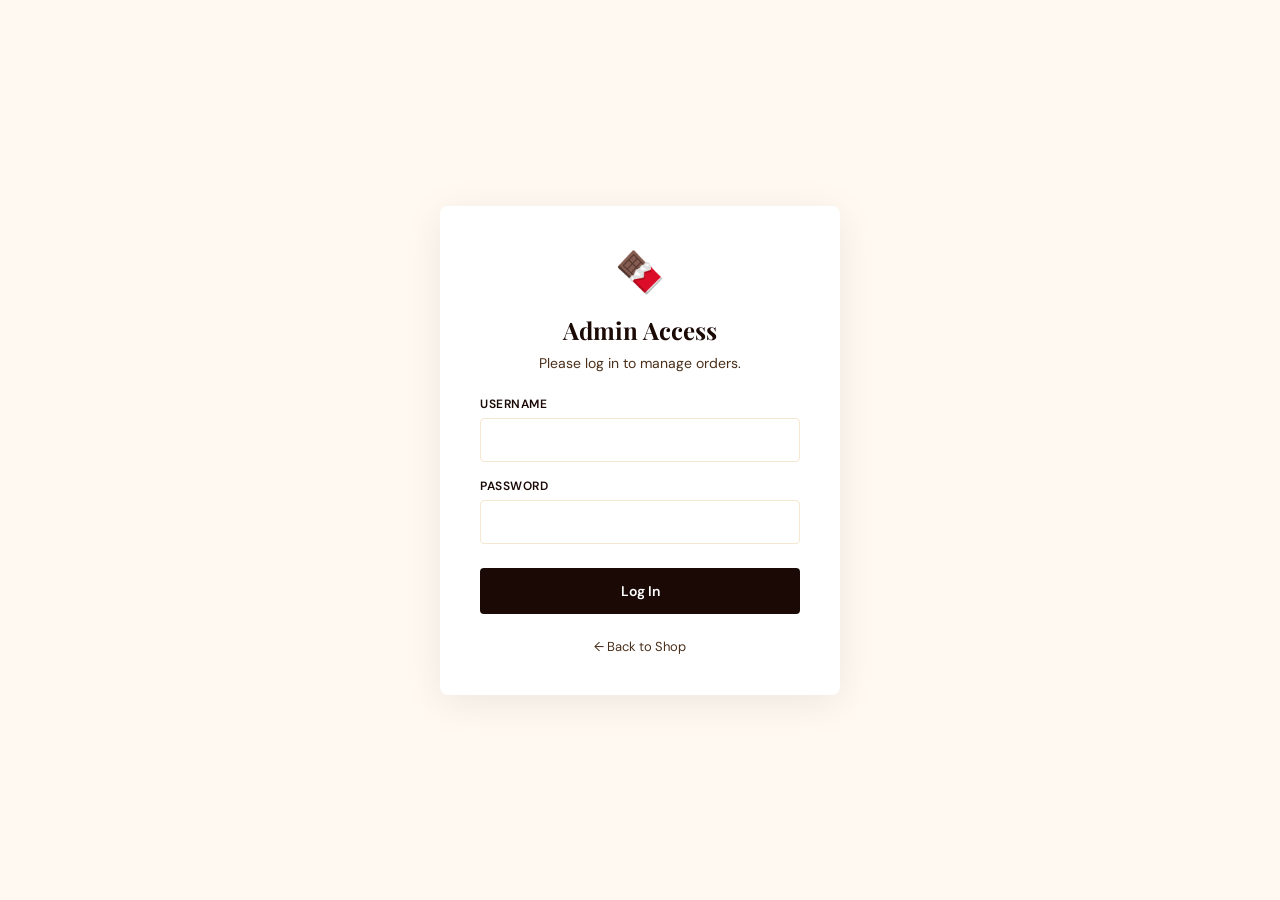
<file: public/admin-login.html>
<!DOCTYPE html>
<html lang="en">

<head>
    <meta charset="UTF-8">
    <meta name="viewport" content="width=device-width, initial-scale=1.0">
    <title>Admin Login — Brownie Bliss</title>
    <link rel="icon" type="image/png" href="assets/favicon.png">
    <link rel="stylesheet" href="style.css">
    <link
        href="https://fonts.googleapis.com/css2?family=Playfair+Display:wght@400;600;700&family=DM+Sans:wght@300;400;500;600&display=swap"
        rel="stylesheet">
    <script>
      if (sessionStorage.getItem('adminToken')) {
        window.location.replace('admin.html');
      }
    </script>
    <style>
        body {
            background: var(--cream);
            display: flex;
            align-items: center;
            justify-content: center;
            min-height: 100vh;
            margin: 0;
        }

        .login-box {
            background: var(--white);
            padding: 40px;
            border-radius: 8px;
            box-shadow: 0 8px 40px rgba(26, 9, 5, 0.08);
            width: 100%;
            max-width: 400px;
            text-align: center;
        }

        .login-box h2 {
            font-family: 'Playfair Display', serif;
            color: var(--brown-dark);
            margin-bottom: 8px;
        }

        .login-box p {
            color: var(--text-mid);
            font-size: 14px;
            margin-bottom: 24px;
        }

        .input-group {
            margin-bottom: 16px;
            text-align: left;
        }

        .input-group label {
            display: block;
            font-size: 12px;
            font-weight: 600;
            color: var(--brown-dark);
            margin-bottom: 6px;
            text-transform: uppercase;
            letter-spacing: 0.5px;
        }

        .input-group input {
            width: 100%;
            padding: 12px;
            border: 1px solid var(--cream-dark);
            border-radius: 4px;
            font-family: 'DM Sans', sans-serif;
            font-size: 14px;
            outline: none;
            transition: border-color 0.2s;
        }

        .input-group input:focus {
            border-color: var(--gold);
        }

        .login-btn {
            width: 100%;
            padding: 14px;
            background: var(--brown-dark);
            color: var(--white);
            border: none;
            border-radius: 4px;
            font-family: 'DM Sans', sans-serif;
            font-size: 14px;
            font-weight: 600;
            cursor: pointer;
            transition: background 0.2s;
            margin-top: 8px;
        }

        .login-btn:hover {
            background: var(--gold);
            color: var(--brown-dark);
        }

        .error-msg {
            color: var(--brand-red);
            font-size: 13px;
            margin-top: 12px;
            display: none;
        }
    </style>
</head>

<body>

    <div class="login-box">
        <div style="font-size: 40px; margin-bottom: 16px;">🍫</div>
        <h2>Admin Access</h2>
        <p>Please log in to manage orders.</p>

        <form id="loginForm">
            <div class="input-group">
                <label>Username</label>
                <input type="text" id="username" required>
            </div>
            <div class="input-group">
                <label>Password</label>
                <input type="password" id="password" required>
            </div>
            <button type="submit" class="login-btn">Log In</button>
            <div class="error-msg" id="errorMsg">Invalid username or password</div>
        </form>

        <div style="margin-top: 24px; font-size: 13px;">
            <a href="index.html" style="color: var(--text-mid); text-decoration: none;">&larr; Back to Shop</a>
        </div>
    </div>

    <script>
        document.getElementById('loginForm').addEventListener('submit', async function (e) {
            e.preventDefault();
            const u = document.getElementById('username').value.trim();
            const p = document.getElementById('password').value;
            const errorMsg = document.getElementById('errorMsg');

            errorMsg.style.display = 'none';

            try {
                const res = await fetch('/api/admin/login', {
                    method: 'POST',
                    headers: { 'Content-Type': 'application/json' },
                    body: JSON.stringify({ username: u, password: p })
                });

                const data = await res.json();
                if (!res.ok || !data.success) {
                    errorMsg.textContent = data.message || 'Invalid username or password';
                    errorMsg.style.display = 'block';
                    return;
                }

                sessionStorage.setItem('adminToken', data.token);
                sessionStorage.setItem('adminLoggedIn', 'true');
                window.location.replace('admin.html');
            } catch (err) {
                errorMsg.textContent = 'Login failed. Please try again.';
                errorMsg.style.display = 'block';
            }
        });
    </script>
</body>

</html>
</file>
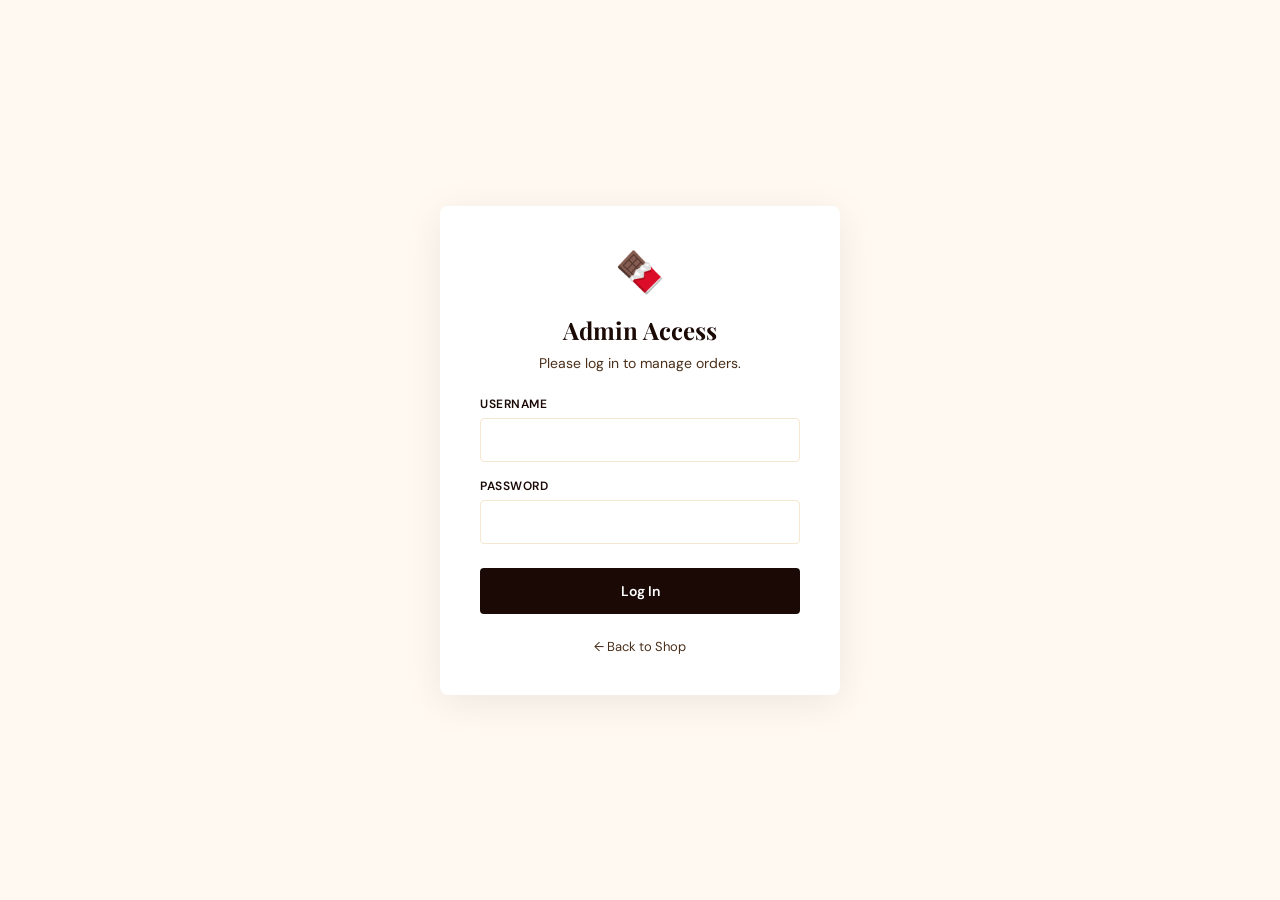
<file: public/admin.html>
<!DOCTYPE html>
<html lang="en">

<head>
  <meta charset="UTF-8">
  <meta name="viewport" content="width=device-width, initial-scale=1.0">
  <title>Admin Panel — Brownie Bliss</title>
  <link rel="stylesheet" href="style.css">
  <link
    href="https://fonts.googleapis.com/css2?family=Playfair+Display:wght@400;600;700&family=DM+Sans:wght@300;400;500;600&display=swap"
    rel="stylesheet">
  <script>
    if (sessionStorage.getItem('adminLoggedIn') !== 'true' || !sessionStorage.getItem('adminToken')) {
      window.location.href = 'admin-login.html';
    }
    function logoutAdmin() {
      sessionStorage.removeItem('adminLoggedIn');
      sessionStorage.removeItem('adminToken');
      window.location.href = 'admin-login.html';
    }
  </script>
</head>

<body class="admin-page">

  <!-- ADMIN NAV -->
  <nav class="admin-nav" style="display:flex;justify-content:space-between;align-items:center;">
    <div style="display:flex;align-items:center;gap:12px">
      <span style="font-size:24px">🍫</span>
      <div>
        <div class="brand-name" style="font-family:'Playfair Display',serif;display:flex;align-items:center;gap:8px;">
          Brownie Bliss
          <span class="admin-badge" style="margin:0;padding:2px 8px;font-size:10px;">ADMIN</span>
        </div>
        <div style="font-size:11px;opacity:0.6;letter-spacing:1px">Admin Panel</div>
      </div>
    </div>
    <div style="display:flex;align-items:center;gap:16px">
      <button onclick="toggleSidebar()"
        style="background:none;border:none;color:white;font-size:24px;cursor:pointer;line-height:1;">
        ☰
      </button>
    </div>
  </nav>

  <!-- SIDEBAR MENU -->
  <div class="sidebar-overlay" id="sidebarOverlay" onclick="toggleSidebar()"></div>
  <aside class="admin-sidebar" id="adminSidebar">
    <div class="sidebar-header">
      <div style="display:flex;align-items:center;gap:12px">
        <span style="font-size:24px">🍫</span>
        <div class="brand-name" style="font-family:'Playfair Display',serif;color:white;font-size:20px;">Menu</div>
      </div>
      <button onclick="toggleSidebar()"
        style="background:none;border:none;color:white;font-size:20px;cursor:pointer;">✕</button>
    </div>
    <div class="sidebar-links">
      <a href="index.html" class="sidebar-nav-btn" style="text-decoration:none;">← View Shop</a>
      <button onclick="switchTab('orders')" id="tabOrders" class="sidebar-nav-btn active">Orders</button>
      <button onclick="switchTab('products')" id="tabProducts" class="sidebar-nav-btn">Products & Pricing</button>
      <button onclick="refreshOrders()" class="sidebar-nav-btn">⟳ Refresh Data</button>
    </div>
    <div class="sidebar-footer">
      <button onclick="logoutAdmin()" class="sidebar-nav-btn" style="color:#e53e3e;">Logout</button>
    </div>
  </aside>

  <div class="admin-body">

    <!-- STATS -->
    <div id="ordersSection">
      <div class="stats-grid" id="statsGrid">
        <div class="stat-card">
          <div class="stat-label">Total Orders <span class="stat-icon">📋</span></div>
          <div class="stat-value" id="statTotal">—</div>
        </div>
        <div class="stat-card">
          <div class="stat-label">Pending Orders <span class="stat-icon">⏳</span></div>
          <div class="stat-value" id="statPending">—</div>
        </div>
        <div class="stat-card">
          <div class="stat-label">Confirmed / Paid <span class="stat-icon">✅</span></div>
          <div class="stat-value" id="statPaid">—</div>
        </div>
        <div class="stat-card">
          <div class="stat-label">Total Revenue <span class="stat-icon">💰</span></div>
          <div class="stat-value" id="statRevenue">—</div>
        </div>
      </div>

      <!-- ORDERS TABLE -->
      <div class="orders-panel">
        <div class="panel-head">
          <div class="panel-title-group">
            <h2>All Orders</h2>
            <button onclick="exportCSV()" class="btn-confirm btn-export">Export CSV</button>
          </div>
          <div class="orders-filter">
            <button class="of-btn active" onclick="filterOrders('all',this)">All</button>
            <button class="of-btn" onclick="filterOrders('pending',this)">⏳ Pending</button>
            <button class="of-btn" onclick="filterOrders('payment_confirmed',this)">✅ Payment Confirmed</button>
            <button class="of-btn" onclick="filterOrders('preparing',this)">👨‍🍳 Baking / Preparing</button>
            <button class="of-btn" onclick="filterOrders('out_for_delivery',this)">🚚 Out for Delivery</button>
            <button class="of-btn" onclick="filterOrders('completed',this)">Completed</button>
            <button class="of-btn" onclick="filterOrders('cancelled',this)">❌ Cancelled</button>
          </div>
        </div>
        <div class="table-container" style="overflow-x:auto">
          <table class="orders-table">
            <thead>
              <tr>
                <th>Order ID</th>
                <th>Customer</th>
                <th>Items</th>
                <th>Total</th>
                <th>Payment</th>
                <th>Order Status</th>
                <th>Date & Time</th>
                <th>Actions</th>
              </tr>
            </thead>
            <tbody id="ordersTableBody">
              <tr>
                <td colspan="8" style="text-align:center;padding:40px;color:#aaa;">Loading orders...</td>
              </tr>
            </tbody>
          </table>
        </div>
      </div>
    </div>

    <!-- PRODUCTS TABLE -->
    <div class="orders-panel" id="productsSection" style="display:none;">
      <div class="panel-head" style="display:flex;justify-content:space-between;align-items:center;">
        <h2>Products & Pricing</h2>
        <button onclick="openAddProductModal()" class="btn-confirm"
          style="padding:10px 20px; font-size:14px; border-radius:30px; background:var(--gold); color:var(--brown-dark);">+
          Add New Product</button>
      </div>
      <div style="overflow-x:auto">
        <table class="orders-table">
          <thead>
            <tr>
              <th>Image</th>
              <th>Name</th>
              <th>Category</th>
              <th>Price (₹)</th>
              <th>Actions</th>
            </tr>
          </thead>
          <tbody id="productsTableBody">
            <tr>
              <td colspan="5" style="text-align:center;padding:40px;color:#aaa;">Loading products...</td>
            </tr>
          </tbody>
        </table>
      </div>
    </div>

  </div>

  <!-- ORDER DETAIL MODAL -->
  <div class="detail-modal-overlay" id="detailOverlay">
    <div class="detail-modal">
      <div class="detail-modal-head">
        <div>
          <h3 id="detailOrderId">Order Details</h3>
          <div id="detailDate" style="font-size:12px;color:#888;margin-top:4px"></div>
        </div>
        <button onclick="closeDetail()"
          style="background:none;border:none;font-size:20px;cursor:pointer;color:#888">✕</button>
      </div>
      <div class="detail-modal-body" id="detailBody"></div>
      <div class="detail-modal-foot" id="detailFoot"></div>
    </div>
  </div>

  <!-- RECEIPT MODAL -->
  <div class="detail-modal-overlay" id="receiptOverlay">
    <div class="detail-modal">
      <div class="detail-modal-head">
        <h3>🧾 Order Receipt</h3>
        <div style="display:flex;gap:8px;align-items:center">
          <button onclick="printReceipt()"
            style="background:var(--brown);color:white;border:none;padding:7px 16px;border-radius:6px;font-size:13px;cursor:pointer;font-weight:600">🖨️
            Print</button>
          <button onclick="closeReceipt()"
            style="background:none;border:none;font-size:20px;cursor:pointer;color:#888">✕</button>
        </div>
      </div>
      <div class="detail-modal-body" id="receiptBody"></div>
    </div>
  </div>

  <!-- ADD PRODUCT MODAL -->
  <div class="detail-modal-overlay" id="addProductOverlay">
    <div class="detail-modal">
      <div class="detail-modal-head">
        <h3>➕ Add New Product</h3>
        <button onclick="closeAddProductModal()"
          style="background:none;border:none;font-size:24px;cursor:pointer;color:#888">✕</button>
      </div>
      <div class="detail-modal-body" style="padding:24px;">
        <div style="display:grid;gap:16px;">
          <div>
            <label
              style="display:block;font-size:12px;color:#888;margin-bottom:6px;text-transform:uppercase;letter-spacing:1px;">Product
              Type</label>
            <select id="newProdType"
              style="width:100%;padding:10px;border:1px solid #ddd;border-radius:6px;font-family:'DM Sans';">
              <option value="standard">Standard (Brownies, Cakes, etc.)</option>
              <option value="birthday">Birthday Cake Base</option>
            </select>
          </div>
          <div>
            <label
              style="display:block;font-size:12px;color:#888;margin-bottom:6px;text-transform:uppercase;letter-spacing:1px;">Product
              Name</label>
            <input type="text" id="newProdName" placeholder="e.g. Mint Choco Brownie"
              style="width:100%;padding:10px;border:1px solid #ddd;border-radius:6px;font-family:'DM Sans';">
          </div>
          <div id="categoryGroup">
            <label
              style="display:block;font-size:12px;color:#888;margin-bottom:6px;text-transform:uppercase;letter-spacing:1px;">Category</label>
            <select id="newProdCategory"
              style="width:100%;padding:10px;border:1px solid #ddd;border-radius:6px;font-family:'DM Sans';">
              <option value="cakes">Cakes</option>
              <option value="brownies" selected>Brownies</option>
              <option value="cookies">Cookies</option>
              <option value="desserts">Desserts</option>
            </select>
          </div>
          <div style="display:grid;grid-template-columns:1fr 1fr;gap:16px;">
            <div>
              <label
                style="display:block;font-size:12px;color:#888;margin-bottom:6px;text-transform:uppercase;letter-spacing:1px;">Price
                (₹)</label>
              <input type="number" id="newProdPrice" placeholder="0"
                style="width:100%;padding:10px;border:1px solid #ddd;border-radius:6px;font-family:'DM Sans';">
            </div>
            <div>
              <label
                style="display:block;font-size:12px;color:#888;margin-bottom:6px;text-transform:uppercase;letter-spacing:1px;">Emoji</label>
              <input type="text" id="newProdEmoji" placeholder="🍫"
                style="width:100%;padding:10px;border:1px solid #ddd;border-radius:6px;font-family:'DM Sans';">
            </div>
          </div>
          <div>
            <label
              style="display:block;font-size:12px;color:#888;margin-bottom:6px;text-transform:uppercase;letter-spacing:1px;">Image
              URL</label>
            <input type="text" id="newProdImg" placeholder="https://..."
              style="width:100%;padding:10px;border:1px solid #ddd;border-radius:6px;font-family:'DM Sans';">
          </div>
          <button onclick="submitNewProduct()" class="btn-confirm"
            style="margin-top:10px;padding:14px;font-size:14px;border-radius:6px;">Add Product to Menu</button>
        </div>
      </div>
    </div>
  </div>

  <!-- TOAST -->
  <div class="toast" id="toast"></div>

  <script>
    const API = '/api'; // Using relative path for better compatibility
    const adminToken = sessionStorage.getItem('adminToken');
    if (!adminToken) {
      window.location.href = 'admin-login.html';
    }

    function clearAdminSession() {
      sessionStorage.removeItem('adminLoggedIn');
      sessionStorage.removeItem('adminToken');
    }

    async function authFetch(url, options = {}) {
      const headers = { ...(options.headers || {}) };

      if (!headers.Authorization) {
        headers.Authorization = `Bearer ${adminToken}`;
      }

      const res = await fetch(url, { ...options, headers });

      if (res.status === 401 || res.status === 403) {
        clearAdminSession();
        window.location.replace('admin-login.html');
        throw new Error('Session expired. Redirecting to login.');
      }

      return res;
    }
    let allOrders = [];
    let currentFilter = 'all';
    let allProducts = [];

    const statusLabels = {
      pending: '⏳ Pending',
      payment_confirmed: '✅ Payment Confirmed',
      preparing: '👨‍🍳 Baking / Preparing',
      out_for_delivery: '🚚 Out for Delivery',
      completed: 'Completed',
      cancelled: '❌ Cancelled',
      confirmed: '✅ Payment Confirmed',
      delivered: 'Completed'
    };

    function getStatusLabel(status) {
      return statusLabels[status] || status;
    }

    // ─── SIDEBAR & TAB SWITCHING ───────────────────────────────────────────────────
    function toggleSidebar() {
      document.getElementById('adminSidebar').classList.toggle('open');
      document.getElementById('sidebarOverlay').classList.toggle('open');
    }

    function switchTab(tab) {
      if (tab === 'orders') {
        document.getElementById('ordersSection').style.display = 'block';
        document.getElementById('productsSection').style.display = 'none';
        document.getElementById('tabOrders').classList.add('active');
        document.getElementById('tabProducts').classList.remove('active');
        loadOrders();
        loadStats();
      } else {
        document.getElementById('ordersSection').style.display = 'none';
        document.getElementById('productsSection').style.display = 'block';
        document.getElementById('tabProducts').classList.add('active');
        document.getElementById('tabOrders').classList.remove('active');
        loadProducts();
      }

      // Close sidebar after switching tabs on mobile/desktop
      document.getElementById('adminSidebar').classList.remove('open');
      document.getElementById('sidebarOverlay').classList.remove('open');
    }

    // ─── LOAD STATS ────────────────────────────────────────────────────────────────
    async function loadStats() {
      try {
        const res = await authFetch(`${API}/stats`);
        const data = await res.json();
        if (data.success) {
          const s = data.stats;
          document.getElementById('statTotal').textContent = s.total_orders || 0;
          document.getElementById('statPending').textContent = s.pending_orders || 0;
          document.getElementById('statPaid').textContent = s.paid_orders || 0;
          document.getElementById('statRevenue').textContent = `₹${(s.total_revenue || 0).toLocaleString('en-IN')}`;
        }
      } catch (e) { console.error(e); }
    }

    // ─── LOAD ORDERS ───────────────────────────────────────────────────────────────
    async function loadOrders() {
      try {
        const res = await authFetch(`${API}/orders`);
        const data = await res.json();
        if (data.success) {
          allOrders = data.orders;
          renderOrders(currentFilter);
        }
      } catch (e) {
        document.getElementById('ordersTableBody').innerHTML =
          '<tr><td colspan="8" style="text-align:center;padding:40px;color:#e53e3e">⚠️ Cannot connect to server. Make sure the backend is running.</td></tr>';
      }
    }

    function refreshOrders() {
      loadStats();
      loadOrders();
      showToast('Refreshed!');
    }

    function filterOrders(filter, el) {
      currentFilter = filter;
      document.querySelectorAll('.of-btn').forEach(b => b.classList.remove('active'));
      el.classList.add('active');
      renderOrders(filter);
    }

    function renderOrders(filter) {
      let orders = allOrders;
      if (filter !== 'all') {
        orders = allOrders.filter(o => o.status === filter || o.payment_status === filter);
      }

      const tbody = document.getElementById('ordersTableBody');
      if (orders.length === 0) {
        tbody.innerHTML = `<tr><td colspan="8" style="text-align:center;padding:40px;color:#aaa">No orders found</td></tr>`;
        return;
      }

      tbody.innerHTML = orders.map(o => {
        const items = Array.isArray(o.items) ? o.items : JSON.parse(o.items || '[]');
        const itemsSummary = items.map(i => `${i.emoji || '🍫'}${i.name} ×${i.qty}`).join(', ');
        const dt = new Date(o.created_at);
        const dateStr = dt.toLocaleDateString('en-IN', { day: '2-digit', month: 'short', year: 'numeric' });
        const timeStr = dt.toLocaleTimeString('en-IN', { hour: '2-digit', minute: '2-digit' });

        return `<tr>
      <td><div class="order-id">${o.order_id}</div></td>
      <td>
        <div class="customer-name">${o.customer_name}</div>
        <div class="customer-phone">📱 +91 ${o.phone}</div>
      </td>
      <td style="font-size:12px;max-width:200px;white-space:nowrap;overflow:hidden;text-overflow:ellipsis">${itemsSummary}</td>
      <td style="font-weight:700;color:var(--brown-light)">₹${o.total.toLocaleString('en-IN')}</td>
      <td><span class="status-pill ${o.payment_status === 'paid' ? 'pay-paid' : 'pay-unpaid'}">${o.payment_status === 'paid' ? '✅ Paid' : '⏳ Unpaid'}</span></td>
      <td>
        <select class="status-select" onchange="updateStatus('${o.order_id}',this.value)" 
          style="font-size:12px;padding:4px 8px;border:1px solid #ddd;border-radius:6px;cursor:pointer">
          <option value="pending" ${o.status === 'pending' ? 'selected' : ''}>⏳ Pending</option>
          <option value="payment_confirmed" ${o.status === 'payment_confirmed' || o.status === 'confirmed' ? 'selected' : ''}>✅ Payment Confirmed</option>
          <option value="preparing" ${o.status === 'preparing' ? 'selected' : ''}>👨‍🍳 Baking / Preparing</option>
          <option value="out_for_delivery" ${o.status === 'out_for_delivery' ? 'selected' : ''}>🚚 Out for Delivery</option>
          <option value="completed" ${o.status === 'completed' || o.status === 'delivered' ? 'selected' : ''}>Completed</option>
          <option value="cancelled" ${o.status === 'cancelled' ? 'selected' : ''}>❌ Cancelled</option>
        </select>
      </td>
      <td style="font-size:12px;color:#888">${dateStr}<br>${timeStr}</td>
      <td>
        <div class="action-row">
          ${o.payment_status !== 'paid' && o.status !== 'cancelled' ? `<button class="btn-confirm" onclick="confirmPayment('${o.order_id}')">✅ Confirm Payment</button>` : o.payment_status === 'paid' ? `<button class="btn-view" onclick="viewReceipt('${o.order_id}')">🧾 Receipt</button>` : ''}
          <button class="btn-view" onclick="viewOrder('${o.order_id}')">👁 View</button>
          ${o.status !== 'cancelled' && o.status !== 'completed' && o.status !== 'delivered' ? `<button class="btn-view" onclick="cancelOrder('${o.order_id}')" style="background:#dc3545;color:white;border:none">❌ Cancel</button>` : ''}
        </div>
      </td>
    </tr>`;
      }).join('');
    }

    // ─── CONFIRM PAYMENT ───────────────────────────────────────────────────────────
    async function confirmPayment(orderId) {
      if (!confirm(`Confirm payment received for order ${orderId}?`)) return;

      try {
        const res = await authFetch(`${API}/orders/${orderId}/confirm-payment`, {
          method: 'PATCH',
          headers: { 'Content-Type': 'application/json' },
          body: JSON.stringify({ notes: 'Payment confirmed via WhatsApp' })
        });
        const data = await res.json();
        if (data.success) {
          showToast('✅ Payment confirmed!');
          loadStats();
          loadOrders();
          // Ask to view receipt
          setTimeout(() => {
            if (confirm('Payment confirmed! 🎉\nGenerate receipt for customer?')) {
              viewReceipt(orderId);
            }
          }, 500);
        }
      } catch (e) {
        showToast('Error confirming payment');
      }
    }

    // ─── UPDATE STATUS ─────────────────────────────────────────────────────────────
    async function updateStatus(orderId, status) {
      try {
        await authFetch(`${API}/orders/${orderId}/status`, {
          method: 'PATCH',
          headers: { 'Content-Type': 'application/json' },
          body: JSON.stringify({ status })
        });
        showToast(`Status updated to "${getStatusLabel(status)}"`);
        loadOrders();
      } catch (e) {
        showToast('Error updating status');
      }
    }

    // ─── CANCEL ORDER ─────────────────────────────────────────────────────────────
    async function cancelOrder(orderId) {
      if (!confirm(`Are you sure you want to cancel order ${orderId}?`)) return;
      try {
        const res = await authFetch(`${API}/orders/${orderId}/status`, {
          method: 'PATCH',
          headers: { 'Content-Type': 'application/json' },
          body: JSON.stringify({ status: 'cancelled' })
        });
        const data = await res.json();
        if (data.success) {
          showToast('❌ Order cancelled');
          loadOrders();
        }
      } catch (e) {
        showToast('Error cancelling order');
      }
    }

    // ─── VIEW ORDER DETAIL ─────────────────────────────────────────────────────────
    function viewOrder(orderId) {
      const order = allOrders.find(o => o.order_id === orderId);
      if (!order) return;

      const items = Array.isArray(order.items) ? order.items : JSON.parse(order.items || '[]');
      const dt = new Date(order.created_at);

      document.getElementById('detailOrderId').textContent = `Order: ${order.order_id}`;
      document.getElementById('detailDate').textContent = dt.toLocaleString('en-IN', { dateStyle: 'full', timeStyle: 'short' });

      document.getElementById('detailBody').innerHTML = `
    <div class="info-grid">
      <div class="info-item"><label>Customer Name</label><span>${order.customer_name}</span></div>
      <div class="info-item"><label>Phone</label><span>+91 ${order.phone}</span></div>
      <div class="info-item" style="grid-column:span 2"><label>Delivery Address</label><span>${order.address}, ${order.city} - ${order.pincode}</span></div>
      <div class="info-item"><label>Payment</label><span class="status-pill ${order.payment_status === 'paid' ? 'pay-paid' : 'pay-unpaid'}" style="font-size:12px">${order.payment_status === 'paid' ? '✅ Paid' : '⏳ Unpaid'}</span></div>
      <div class="info-item"><label>Order Status</label><span>${getStatusLabel(order.status)}</span></div>
      ${order.confirmed_at ? `<div class="info-item" style="grid-column:span 2"><label>Confirmed At</label><span>${new Date(order.confirmed_at).toLocaleString('en-IN')}</span></div>` : ''}
    </div>
    <div class="items-list">
      <h4>Items Ordered</h4>
      ${items.map(i => `<div class="item-row"><span>${i.emoji || '🍫'} ${i.name} × ${i.qty}</span><span>₹${i.price * i.qty}</span></div>`).join('')}
      <div class="items-total"><span>Total</span><span>₹${order.total.toLocaleString('en-IN')}</span></div>
    </div>
  `;

      document.getElementById('detailFoot').innerHTML = order.payment_status !== 'paid'
        ? `<button class="btn-confirm" style="width:100%;padding:12px;font-size:14px" onclick="confirmPayment('${order.order_id}');closeDetail()">✅ Confirm Payment Received</button>`
        : `<button class="btn-view" style="width:100%;padding:12px;font-size:14px" onclick="closeDetail();viewReceipt('${order.order_id}')">🧾 Generate Receipt</button>`;

      document.getElementById('detailOverlay').classList.add('open');
    }

    function closeDetail() { document.getElementById('detailOverlay').classList.remove('open'); }

    // ─── RECEIPT ───────────────────────────────────────────────────────────────────
    function viewReceipt(orderId) {
      const order = allOrders.find(o => o.order_id === orderId);
      if (!order) return;

      const items = Array.isArray(order.items) ? order.items : JSON.parse(order.items || '[]');
      const orderDate = new Date(order.created_at).toLocaleDateString('en-IN', { day: '2-digit', month: 'long', year: 'numeric' });
      const confirmedDate = order.confirmed_at ? new Date(order.confirmed_at).toLocaleString('en-IN', { dateStyle: 'medium', timeStyle: 'short' }) : '—';
      const isPaid = order.payment_status === 'paid';

      document.getElementById('receiptBody').innerHTML = `
    <div class="receipt-container">
      <div class="receipt-head">
        <div style="font-size:36px;margin-bottom:8px">🍫</div>
        <h2>Brownie Bliss</h2>
        <p>Premium Bakery Receipt</p>
      </div>
      <div class="receipt-body">
        <div class="receipt-row"><span>Receipt No.</span><strong>${order.order_id}</strong></div>
        <div class="receipt-row"><span>Date</span><strong>${orderDate}</strong></div>
        <hr class="receipt-divider">
        <div class="receipt-row"><span>Customer</span><strong>${order.customer_name}</strong></div>
        <div class="receipt-row"><span>Phone</span><strong>+91 ${order.phone}</strong></div>
        <div class="receipt-row"><span>Delivery Address</span><strong>${order.address}, ${order.city} - ${order.pincode}</strong></div>
        <div class="receipt-row"><span>Order Status</span><strong>${getStatusLabel(order.status)}</strong></div>
        <hr class="receipt-divider">
        ${items.map(i => `
          <div class="receipt-row">
            <span>${i.emoji || '🍫'} ${i.name} × ${i.qty}</span>
            <strong>₹${(i.price * i.qty).toLocaleString('en-IN')}</strong>
          </div>
        `).join('')}
        <div class="receipt-row total"><span>TOTAL AMOUNT</span><strong>₹${order.total.toLocaleString('en-IN')}</strong></div>
        <hr class="receipt-divider">
        <div class="receipt-row"><span>Payment Status</span><strong style="color:${isPaid ? '#198754' : '#b7791f'}">${isPaid ? '✅ PAID' : '⏳ UNPAID'}</strong></div>
        <div class="receipt-row"><span>Payment Confirmed</span><strong>${confirmedDate}</strong></div>
        ${isPaid ? `<div style="text-align:center;margin-top:16px">
          <div class="receipt-stamp">PAID</div>
        </div>` : ''}
      </div>
      <div class="receipt-foot">
        Thank you for choosing Brownie Bliss! 🍫<br>
        We hope you enjoy every bite. See you again!<br>
        <span style="opacity:0.5;font-size:11px">contact@browniebliss.in · +91 98765 43210</span>
      </div>
    </div>
  `;

      document.getElementById('receiptOverlay').classList.add('open');
    }

    function closeReceipt() { document.getElementById('receiptOverlay').classList.remove('open'); }

    function printReceipt() {
      const content = document.getElementById('receiptBody').innerHTML;
      const win = window.open('', '_blank', 'width=560,height=800');
      win.document.write(`
    <!DOCTYPE html>
    <html>
    <head>
      <title>Receipt — Brownie Bliss</title>
      <link href="https://fonts.googleapis.com/css2?family=Playfair+Display:wght@400;700&family=DM+Sans:wght@400;600&display=swap" rel="stylesheet">
      <link rel="stylesheet" href="style.css">
      <style>
        body{background:white;padding:20px}
        .print-action{display:block;margin:16px auto;padding:10px 24px;background:#3b1a08;color:white;border:none;border-radius:6px;cursor:pointer;font-size:14px;font-weight:600}
        @media print{.no-print,.print-action{display:none!important}body{padding:0}.receipt-container{box-shadow:none!important}}
      </style>
    </head>
    <body>${content}<br><button class="print-action" onclick="window.print()">🖨️ Print Receipt</button></body>
    </html>
  `);
      win.document.close();
    }

    //export csv for orders
    async function exportCSV() {
      try {
        const res = await authFetch(`${API}/orders`);
        const data = await res.json();
        if (data.success) {
          // Just extracting the array of data
          const ordersDataArray = data.orders.map(o => ({
            orderId: o.order_id,
            date: o.created_at,
            price: o.total,
            customer: o.customer_name,
            phone: o.phone,
            items: o.items,
            status: o.status,
            payment_status: o.payment_status
          }));
          let csv = `Order ID,Date,Price,Customer,Phone,Items,Status,Payment Status\n`;
          ordersDataArray.forEach((order) => {
            const itemsList = typeof order.items === 'string' ? JSON.parse(order.items) : order.items;
            const itemsStr = `"${itemsList.map(i => `${i.name} x${i.qty}`).join(', ')}"`;
            csv += `${order.orderId},${order.date},${order.price},${order.customer},${order.phone},${itemsStr},${order.status},${order.payment_status}\n`;
          });

          //create blob
          const blob = new Blob([csv], { type: "text/csv" });
          //create download link
          const url = window.URL.createObjectURL(blob);
          const a = document.createElement("a");
          a.href = url;
          a.download = "orders.csv";

          document.body.appendChild(a);
          a.click();
          document.body.removeChild(a);
          window.URL.revokeObjectURL(url);
          return ordersDataArray;
        }
      } catch (e) {
        console.error('Error fetching orders for export', e);
      }
    }


    // ─── PRODUCTS ──────────────────────────────────────────────────────────────────
    async function loadProducts() {
      try {
        const res = await authFetch(`${API}/products`);
        const data = await res.json();
        if (data.success) {
          allProducts = data.products;
          renderProducts();
        }
      } catch (e) {
        document.getElementById('productsTableBody').innerHTML =
          '<tr><td colspan="5" style="text-align:center;padding:40px;color:#e53e3e">⚠️ Cannot load products.</td></tr>';
      }
    }

    function renderProducts() {
      const tbody = document.getElementById('productsTableBody');
      if (allProducts.length === 0) {
        tbody.innerHTML = `<tr><td colspan="5" style="text-align:center;padding:40px;color:#aaa">No products found</td></tr>`;
        return;
      }

      tbody.innerHTML = allProducts.map(p => `
        <tr>
          <td>
            <div>
              <img src="${p.img}" alt="${p.name}" style="width:50px;height:50px;object-fit:cover;border-radius:4px;">
            </div>
          </td>
          <td style="font-weight:600;color:var(--brown-dark)">
            <div id="name_view_${p._id}">
              ${p.emoji || ''} ${p.name}
              <button onclick="toggleEditProduct('${p._id}')" class="btn-outline" style="padding:2px 6px;font-size:10px;margin-left:8px;border:1px solid #ddd;">✎</button>
            </div>
            <div id="name_edit_${p._id}" style="display:none;">
              <input type="text" id="input_name_${p._id}" value="${p.name}" style="width:140px;padding:6px;border:1px solid #ddd;border-radius:4px;font-family:'DM Sans';font-size:12px;">
            </div>
          </td>
          <td style="text-transform:uppercase;font-size:12px;letter-spacing:1px;color:#888;">${p.type === 'birthday' ? 'Birthday Cake' : p.category}</td>
          <td>
            <div style="display:flex;align-items:center;gap:4px;">
              <span style="color:#888;font-size:14px;">₹</span>
              <input type="number" id="price_${p._id}" value="${p.price}" style="width:80px;padding:6px;border:1px solid #ddd;border-radius:4px;font-family:'DM Sans';font-weight:600;">
            </div>
          </td>
          <td>
            <div style="display:flex;align-items:center;gap:8px;">
              <button onclick="saveProduct('${p._id}')" class="btn-confirm" style="padding:6px 14px;font-size:12px;">Save</button>
              <button onclick="deleteProduct('${p._id}')" style="background:#dc3545;color:white;padding:6px 14px;border:none;border-radius:6px;cursor:pointer;font-family:'DM Sans';font-size:12px;font-weight:600;" title="Delete Product">🗑️</button>
            </div>
          </td>
        </tr>
      `).join('');
    }

    function toggleEditProduct(id) {
      const nameView = document.getElementById(`name_view_${id}`);
      const nameEdit = document.getElementById(`name_edit_${id}`);

      const isEditing = nameEdit.style.display === 'block';

      if (isEditing) {
        nameView.style.display = 'block';
        nameEdit.style.display = 'none';
      } else {
        nameView.style.display = 'none';
        nameEdit.style.display = 'block';
      }
    }

    async function saveProduct(id) {
      const priceInput = document.getElementById(`price_${id}`);
      const newPrice = Number(priceInput.value);

      const payload = { price: newPrice };

      // Optional fields if they are being displayed/edited
      const nameInput = document.getElementById(`input_name_${id}`);
      if (nameInput) payload.name = nameInput.value;

      if (isNaN(newPrice) || newPrice < 0) {
        showToast('Invalid price');
        return;
      }

      try {
        const res = await authFetch(`${API}/products/${id}`, {
          method: 'PATCH',
          headers: { 'Content-Type': 'application/json' },
          body: JSON.stringify(payload)
        });
        const data = await res.json();
        if (data.success) {
          showToast('✅ Price updated!');
          loadProducts(); // Refresh the list
        } else {
          showToast('Failed to update price');
        }
      } catch (e) {
        showToast('Error updating details');
      }
    }

    async function deleteProduct(id) {
      if (!id) return showToast('Invalid Product ID');
      if (!confirm('Are you sure you want to permanently delete this product?')) return;

      try {
        console.log(`Frontend: Requesting delete for ${id}`);
        const res = await authFetch(`${API}/products/${id}`, {
          method: 'DELETE',
          headers: { 'Content-Type': 'application/json' }
        });
        const data = await res.json();
        if (data.success) {
          showToast('🗑️ Product deleted');
          loadProducts(); // refresh table
        } else {
          showToast('Failed: ' + (data.message || 'Unknown error'));
        }
      } catch (e) {
        console.error('Delete error:', e);
        showToast('Error deleting product. Check console.');
      }
    }

    // ─── ADD PRODUCT ─────────────────────────────────────────────────────────────
    function openAddProductModal() {
      document.getElementById('addProductOverlay').classList.add('open');
    }

    function closeAddProductModal() {
      document.getElementById('addProductOverlay').classList.remove('open');
    }

    async function submitNewProduct() {
      const type = document.getElementById('newProdType').value;
      const name = document.getElementById('newProdName').value;
      const category = document.getElementById('newProdCategory').value;
      const price = Number(document.getElementById('newProdPrice').value);
      const emoji = document.getElementById('newProdEmoji').value;
      const img = document.getElementById('newProdImg').value;

      if (!name || isNaN(price) || price < 0) {
        showToast('Please fill in required fields correctly');
        return;
      }

      try {
        const res = await authFetch(`${API}/products`, {
          method: 'POST',
          headers: { 'Content-Type': 'application/json' },
          body: JSON.stringify({ type, name, category: type === 'birthday' ? 'cakes' : category, price, emoji, img })
        });
        const data = await res.json();
        if (data.success) {
          showToast('✅ Product added successfully!');
          closeAddProductModal();
          // Reset form
          document.getElementById('newProdName').value = '';
          document.getElementById('newProdPrice').value = '';
          document.getElementById('newProdImg').value = '';
          loadProducts(); // refresh table
        } else {
          showToast('Failed to add product');
        }
      } catch (e) {
        showToast('Error adding product');
      }
    }

    // ─── TOAST ─────────────────────────────────────────────────────────────────────
    function showToast(msg) {
      const t = document.getElementById('toast');
      t.textContent = msg;
      t.classList.add('show');
      setTimeout(() => t.classList.remove('show'), 3000);
    }

    // ─── INIT ──────────────────────────────────────────────────────────────────────
    loadStats();
    loadOrders();

    // Auto refresh every 30 seconds
    setInterval(() => { loadStats(); loadOrders(); }, 30000);
  </script>
</body>

</html>
</file>
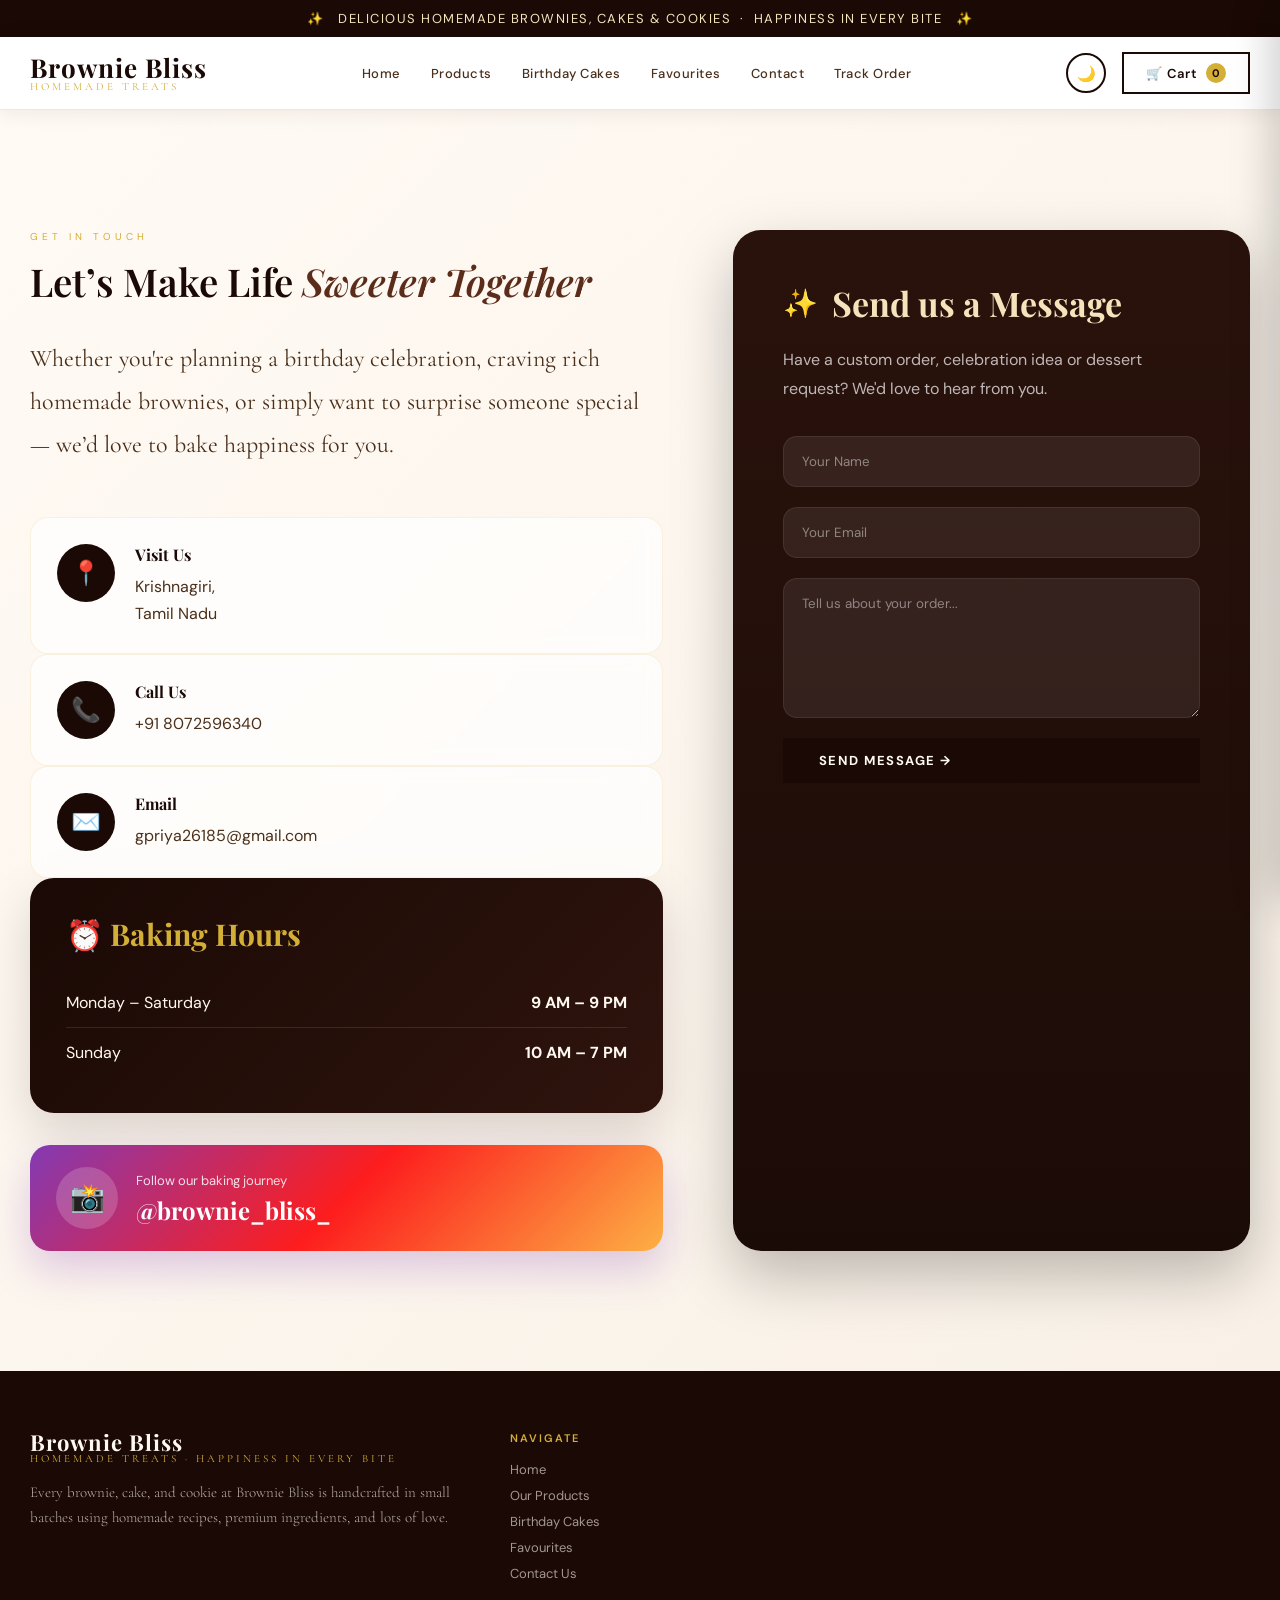
<file: public/contact.html>
<!DOCTYPE html>
<html lang="en">

<head>
  <meta charset="UTF-8">
  <meta name="viewport" content="width=device-width, initial-scale=1.0">
  <title>Contact Us — Brownie Bliss Patisserie</title>
  <link rel="icon" type="image/png" href="assets/favicon.png">
  <link
    href="https://fonts.googleapis.com/css2?family=Playfair+Display:ital,wght@0,400;0,600;0,700;1,400&family=Cormorant+Garamond:wght@300;400;500&family=DM+Sans:wght@300;400;500&display=swap"
    rel="stylesheet">
  <link rel="stylesheet" href="style.css">
  <!-- Theme init: sets dark class synchronously before first paint (no flash) -->
  <script>
    (function () {
      try {
        var t = localStorage.getItem('bb_theme') || 'light';
        if (t === 'dark') document.documentElement.classList.add('dark');
      } catch (_) {}
    })();
  </script>
</head>

<body>

  <!-- ANNOUNCEMENT -->
  <div class="announcement">✨ &nbsp; DELICIOUS HOMEMADE BROWNIES, CAKES & COOKIES &nbsp;·&nbsp; HAPPINESS IN EVERY
    BITE &nbsp; ✨</div>

  <!-- HEADER -->
  <header>
    <div class="header-inner">
      <button class="menu-toggle" onclick="toggleMenu()">☰</button>
      <a href="index.html" class="logo">
        <span class="logo-name">Brownie Bliss</span>
        <span class="logo-sub">Homemade Treats</span>
      </a>
      <nav>
        <a href="index.html#home">Home</a>
        <a href="index.html#products">Products</a>
        <a href="index.html#birthday">Birthday Cakes</a>
        <a href="favourites.html">Favourites <span class="nav-count" data-favourites-count style="display:none">0</span></a>
        <a href="index.html#contact">Contact</a>
        <a href="track.html">Track Order</a>
      </nav>

      <div class="header-actions">
        <button id="themeToggleBtn" class="theme-toggle-btn" onclick="toggleTheme()"
          aria-label="Toggle dark mode" title="Toggle dark mode">
          <span id="themeIcon">🌙</span>
        </button>
        <button class="cart-btn" onclick="openCart()">
          🛒 Cart
          <span class="cart-count" id="cartBadge">0</span>
        </button>
      </div>
    </div>
  </header>
<div class="mobile-menu" id="mobileMenu">
  <a href="index.html#home">Home</a>
  <a href="index.html#products">Products</a>
  <a href="index.html#birthday">Birthday Cakes</a>
  <a href="favourites.html">Favourites</a>
  <a href="index.html#contact">Contact</a>
  <a href="track.html">Track Order</a>
</div>

  <section class="contact-page">

  <div class="contact-bg"></div>

  <div class="contact-inner">

    <!-- LEFT -->

    <div class="contact-left">

      <span class="section-label">
        Get In Touch
      </span>

      <h2 class="section-title">
        Let’s Make Life <em>Sweeter Together</em>
      </h2>

      <p class="contact-desc">
        Whether you're planning a birthday celebration,
        craving rich homemade brownies,
        or simply want to surprise someone special —
        we’d love to bake happiness for you.
      </p>

      <!-- INFO -->

      <div class="contact-info-grid">

        <div class="contact-info-card">

          <div class="contact-icon">
            📍
          </div>

          <div>
            <h4>Visit Us</h4>

            <p>
              Krishnagiri,<br>
              Tamil Nadu
            </p>
          </div>

        </div>

        <div class="contact-info-card">

          <div class="contact-icon">
            📞
          </div>

          <div>
            <h4>Call Us</h4>

            <a href="tel:08072596340">
              +91 8072596340
            </a>
          </div>

        </div>

        <div class="contact-info-card">

          <div class="contact-icon">
            ✉️
          </div>

          <div>
            <h4>Email</h4>

            <a href="mailto:gpriya26185@gmail.com">
              gpriya26185@gmail.com
            </a>
          </div>

        </div>

      </div>

      <!-- HOURS -->

      <div class="hours-card">

        <h3>⏰ Baking Hours</h3>

        <div class="hour-row">
          <span>Monday – Saturday</span>
          <strong>9 AM – 9 PM</strong>
        </div>

        <div class="hour-row">
          <span>Sunday</span>
          <strong>10 AM – 7 PM</strong>
        </div>

      </div>

      <!-- INSTAGRAM -->

      <a
        href="https://instagram.com/brownie_bliss_"
        target="_blank"
        class="insta-box"
      >

        <div class="insta-icon">
          📸
        </div>

        <div>
          <span>Follow our baking journey</span>
          <h4>@brownie_bliss_</h4>
        </div>

      </a>

    </div>

    <!-- RIGHT -->

    <div class="contact-form-box">

      <div class="form-top">
        <span>✨</span>
        <h3>Send us a Message</h3>
      </div>

      <p class="form-desc">
        Have a custom order, celebration idea or dessert request?
        We'd love to hear from you.
      </p>

      <form>

        <input
          type="text"
          placeholder="Your Name"
          required
        >

        <input
          type="email"
          placeholder="Your Email"
          required
        >

        <textarea
          placeholder="Tell us about your order..."
          required
        ></textarea>

        <button type="submit" class="hero-cta">
          Send Message →
        </button>

      </form>

    </div>

  </div>

</section>

  <!-- FOOTER -->
  <footer id="contact">
    <div class="footer-inner">
      <div class="footer-top">
        <div class="footer-brand">
          <div class="logo">
            <span class="logo-name">Brownie Bliss</span>
            <span class="logo-sub">Homemade Treats · Happiness in every bite</span>
          </div>
          <p>
  Every brownie, cake, and cookie at Brownie Bliss is 
  handcrafted in small batches using homemade recipes, 
  premium ingredients, and lots of love.
</p>
        </div>
        <div class="footer-col">
          <h4>Navigate</h4>
          <a href="index.html">Home</a>
          <a href="products.html">Our Products</a>
          <a href="birthday.html">Birthday Cakes</a>
          <a href="favourites.html">Favourites</a>
          <a href="contact.html">Contact Us</a>
        </div>
      </div>
    </div>
  </footer>

  <!-- SHARED COMPONENTS -->
  <div class="cart-overlay" id="cartOverlay" onclick="closeCart()"></div>
  <div class="cart-sidebar" id="cartSidebar">
    <div class="cart-header">
      <span class="cart-title">Your Cart 🛒</span>
      <button class="cart-close" onclick="closeCart()">✕</button>
    </div>
    <div class="cart-items" id="cartItems"></div>
    <div class="cart-footer" id="cartFooter" style="display:none">
      <div class="cart-total">
        <span class="cart-total-label">Total Amount</span>
        <span class="cart-total-amt" id="cartTotal">₹0</span>
      </div>
      <button class="whatsapp-btn" onclick="sendToWhatsApp()">Order via WhatsApp</button>
    </div>
  </div>

  <!-- TOAST -->
  <div class="toast" id="toast"></div>

  <script src="script.js"></script>
  <script>
    // Adjust badge ID if needed
    window.addEventListener('DOMContentLoaded', () => {
      // Basic initializers for the page
    });
  </script>
</body>

</html>
</file>
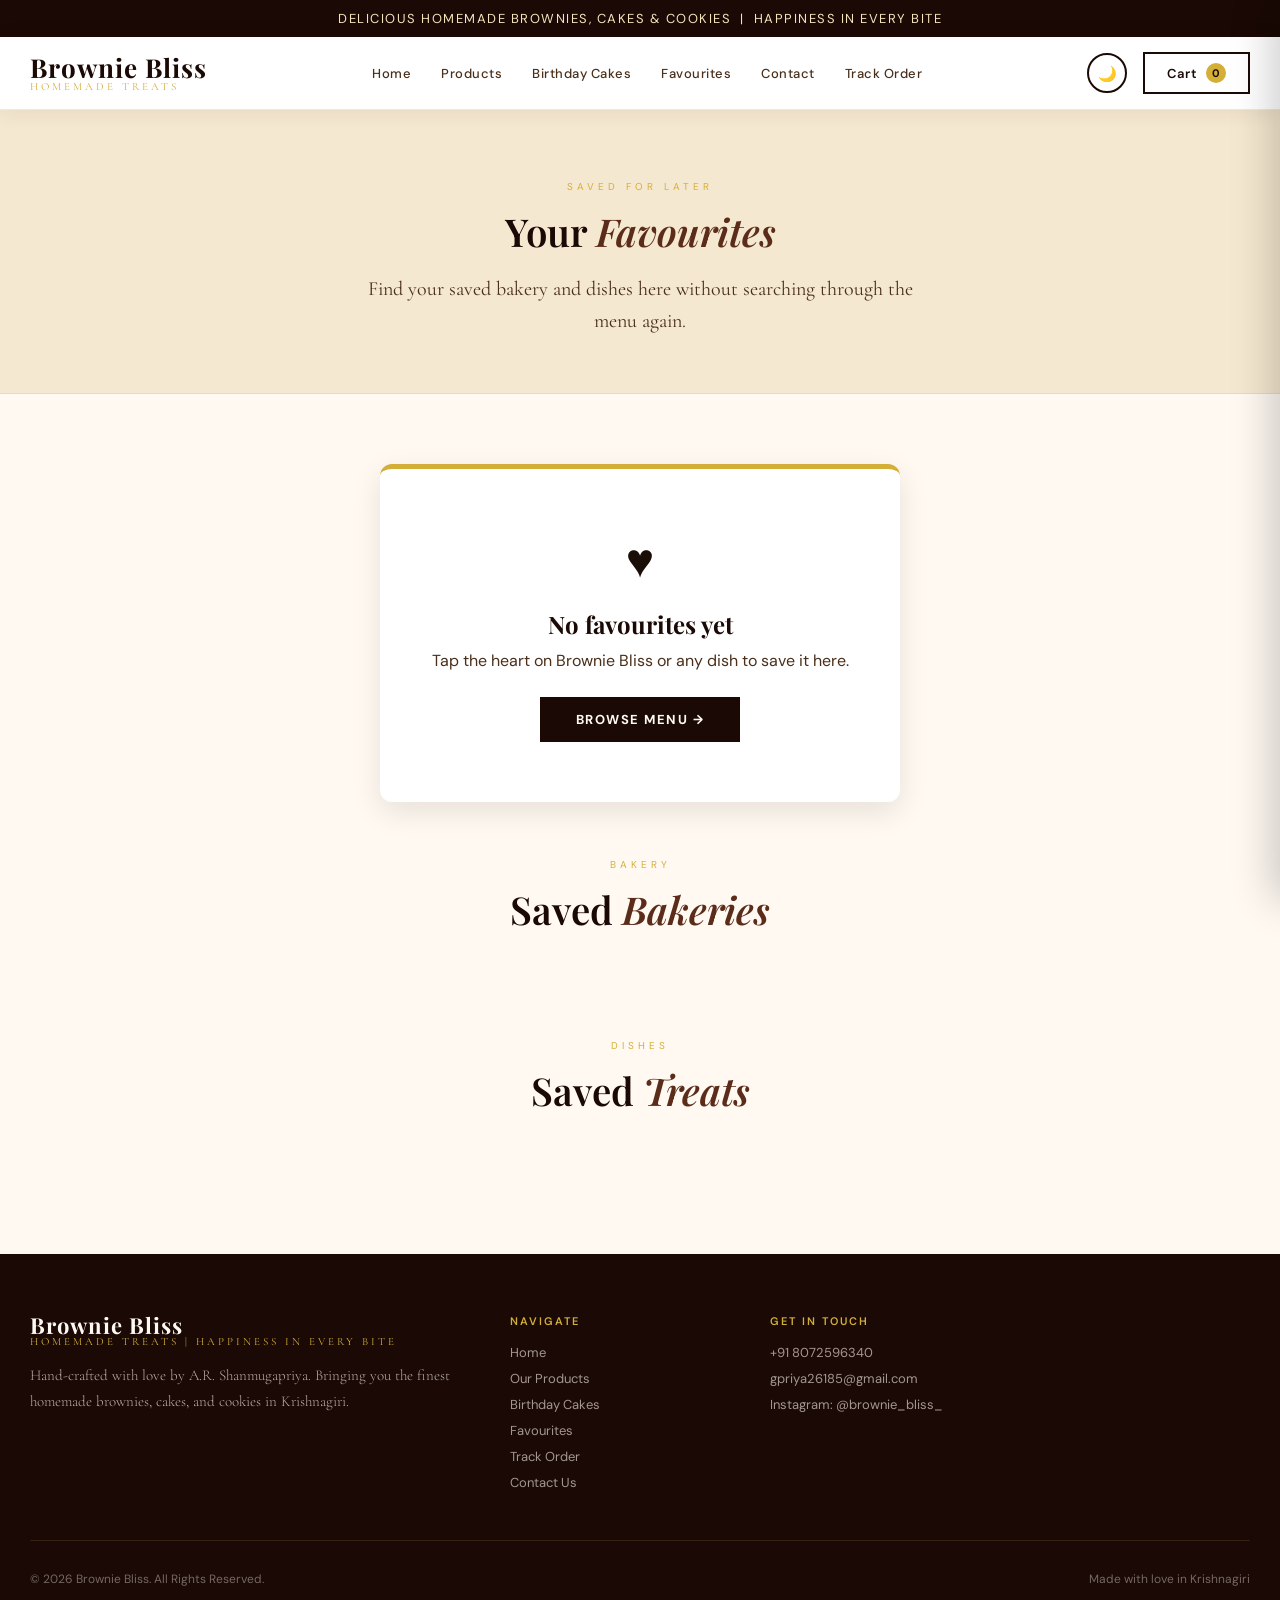
<file: public/favourites.html>
<!DOCTYPE html>
<html lang="en">

<head>
  <meta charset="UTF-8">
  <meta name="viewport" content="width=device-width, initial-scale=1.0">
  <title>Favourites - Brownie Bliss</title>
  <link rel="icon" type="image/png" href="assets/favicon.png">
  <link
    href="https://fonts.googleapis.com/css2?family=Playfair+Display:ital,wght@0,400;0,600;0,700;1,400&family=Cormorant+Garamond:wght@300;400;500&family=DM+Sans:wght@300;400;500&display=swap"
    rel="stylesheet">
  <link rel="stylesheet" href="style.css">
  <script>
    (function () {
      try {
        var t = localStorage.getItem('bb_theme') || 'light';
        if (t === 'dark') document.documentElement.classList.add('dark');
      } catch (_) {}
    })();
  </script>
</head>

<body>
  <div class="announcement">DELICIOUS HOMEMADE BROWNIES, CAKES & COOKIES &nbsp;|&nbsp; HAPPINESS IN EVERY BITE</div>

  <header>
    <div class="header-inner">
      <button class="menu-toggle" onclick="toggleMenu()">☰</button>

      <a href="index.html" class="logo">
        <span class="logo-name">Brownie Bliss</span>
        <span class="logo-sub">Homemade Treats</span>
      </a>
      <nav>
        <a href="index.html#home">Home</a>
        <a href="index.html#products">Products</a>
        <a href="index.html#birthday">Birthday Cakes</a>
        <a href="favourites.html">Favourites <span class="nav-count" data-favourites-count style="display:none">0</span></a>
        <a href="index.html#contact">Contact</a>
        <a href="track.html">Track Order</a>
      </nav>
      <div class="header-actions">
        <button id="themeToggleBtn" class="theme-toggle-btn" onclick="toggleTheme()"
          aria-label="Toggle dark mode" title="Toggle dark mode">
          <span id="themeIcon">🌙</span>
        </button>
        <button class="cart-btn" onclick="openCart()">
          Cart
          <span class="cart-count" id="cartBadge">0</span>
        </button>
      </div>
    </div>
  </header>
<div class="mobile-menu" id="mobileMenu">
  <a href="index.html#home">Home</a>
  <a href="index.html#products">Products</a>
  <a href="index.html#birthday">Birthday Cakes</a>
  <a href="favourites.html">Favourites</a>
  <a href="index.html#contact">Contact</a>
  <a href="track.html">Track Order</a>
</div>
  <main class="favourites-page">
    <section class="favourites-hero">
      <div class="products-inner">
        <span class="section-label">Saved for later</span>
        <h1 class="section-title">Your <em>Favourites</em></h1>
        <p class="favourites-intro">Find your saved bakery and dishes here without searching through the menu again.</p>
      </div>
    </section>

    <section class="favourites-section">
      <div class="products-inner">
        <div id="favouritesEmpty" class="favourites-empty">
          <span class="cart-empty-icon">&hearts;</span>
          <h2>No favourites yet</h2>
          <p>Tap the heart on Brownie Bliss or any dish to save it here.</p>
          <a href="index.html#products" class="hero-cta">Browse Menu &rarr;</a>
        </div>

        <div class="favourites-group" id="favouriteBakeriesGroup">
          <div class="section-header">
            <span class="section-label">Bakery</span>
            <h2 class="section-title">Saved <em>Bakeries</em></h2>
          </div>
          <div class="favourite-bakeries-grid" id="favouriteBakeriesGrid"></div>
        </div>

        <div class="favourites-group" id="favouriteDishesGroup">
          <div class="section-header">
            <span class="section-label">Dishes</span>
            <h2 class="section-title">Saved <em>Treats</em></h2>
          </div>
          <div class="products-grid" id="favouriteDishesGrid"></div>
        </div>
      </div>
    </section>
  </main>

  <footer id="contact">
    <div class="footer-inner">
      <div class="footer-top">
        <div class="footer-brand">
          <div class="logo">
            <span class="logo-name">Brownie Bliss</span>
            <span class="logo-sub">Homemade Treats | Happiness in every bite</span>
          </div>
          <p>Hand-crafted with love by A.R. Shanmugapriya. Bringing you the finest homemade brownies, cakes,
            and cookies in Krishnagiri.</p>
        </div>
        <div class="footer-col">
          <h4>Navigate</h4>
          <a href="index.html#home">Home</a>
          <a href="index.html#products">Our Products</a>
          <a href="index.html#birthday">Birthday Cakes</a>
          <a href="favourites.html">Favourites</a>
          <a href="track.html">Track Order</a>
          <a href="index.html#contact">Contact Us</a>
        </div>
        <div class="footer-col">
          <h4>Get In Touch</h4>
          <a href="tel:08072596340">+91 8072596340</a>
          <a href="mailto:gpriya26185@gmail.com">gpriya26185@gmail.com</a>
          <a href="https://instagram.com/brownie_bliss_" target="_blank">Instagram: @brownie_bliss_</a>
        </div>
      </div>
      <div class="footer-bottom">
        <span>&copy; 2026 Brownie Bliss. All Rights Reserved.</span>
        <span>Made with love in Krishnagiri</span>
      </div>
    </div>
  </footer>

  <div class="cart-overlay" id="cartOverlay" onclick="closeCart()"></div>
  <div class="cart-sidebar" id="cartSidebar">
    <div class="cart-header">
      <span class="cart-title">Your Cart</span>
      <button class="cart-close" onclick="closeCart()">x</button>
    </div>
    <div class="cart-items" id="cartItems"></div>
    <div class="cart-footer" id="cartFooter" style="display:none">
      <div class="cart-total">
        <span class="cart-total-label">Total Amount</span>
        <span class="cart-total-amt" id="cartTotal">Rs. 0</span>
      </div>
      <button class="whatsapp-btn" onclick="sendToWhatsApp()">Order via WhatsApp</button>
      <p class="whatsapp-note">You'll be redirected to WhatsApp to confirm your order</p>
    </div>
  </div>

  <div class="toast" id="toast"></div>

  <script src="script.js"></script>
</body>

</html>
</file>
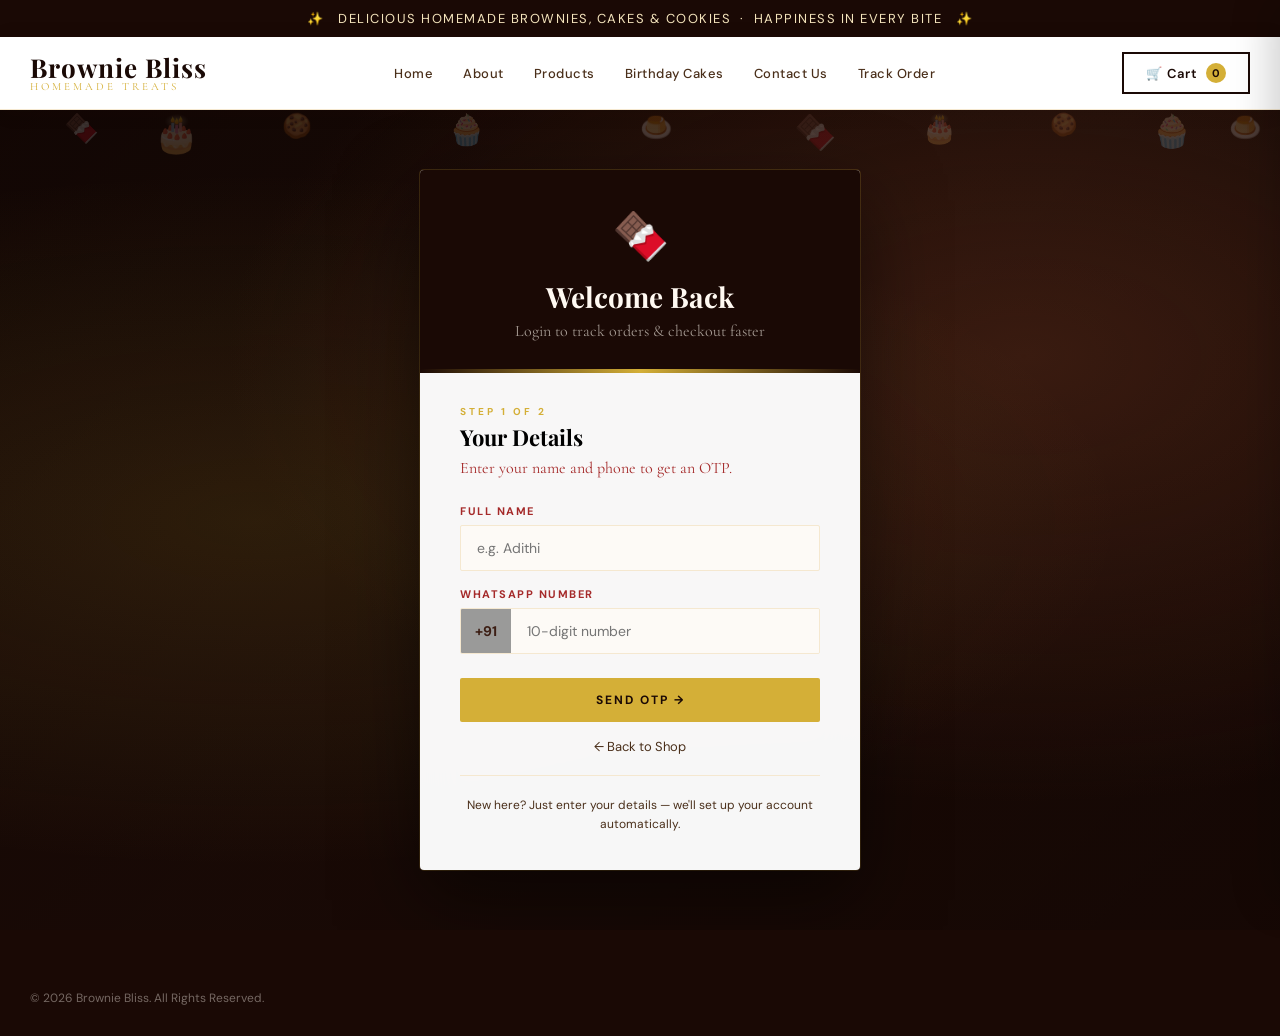
<file: public/login.html>
<!DOCTYPE html>
<html lang="en">

<head>
  <meta charset="UTF-8">
  <meta name="viewport" content="width=device-width, initial-scale=1.0">
  <title>Login — Brownie Bliss</title>
  <link href="https://fonts.googleapis.com/css2?family=Playfair+Display:ital,wght@0,400;0,600;0,700;1,400&family=Cormorant+Garamond:wght@300;400;500&family=DM+Sans:wght@300;400;500&display=swap" rel="stylesheet">
  <link rel="stylesheet" href="style.css">
  <link rel="stylesheet" href="login.css">
  <script>
    (function () {
      try {
        if (localStorage.getItem('bb_user')) window.location.replace('index.html');
      } catch (_) {}
    })();
  </script>
</head>

<body>

  <div class="announcement">✨ &nbsp; DELICIOUS HOMEMADE BROWNIES, CAKES & COOKIES &nbsp;·&nbsp; HAPPINESS IN EVERY BITE &nbsp; ✨</div>

  <header>
    <div class="header-inner">
      <a href="index.html" class="logo">
        <span class="logo-name">Brownie Bliss</span>
        <span class="logo-sub">Homemade Treats</span>
      </a>
      <nav>
        <a href="index.html#home">Home</a>
        <a href="about.html">About</a>
        <a href="index.html#products">Products</a>
        <a href="index.html#birthday">Birthday Cakes</a>
        <a href="contact.html">Contact Us</a>
        <a href="track.html">Track Order</a>
      </nav>
      <div class="header-actions">
        <button class="cart-btn" onclick="openCart()">
          🛒 Cart <span class="cart-count" id="cartBadge">0</span>
        </button>
      </div>
    </div>
  </header>

  <!-- PAGE BG -->
  <div class="login-page">

    <!-- Background image layer -->
    <div class="login-bg"></div>
    <div class="login-bg-overlay"></div>

    <!-- Floating emoji decorations -->
    <div class="floats">
      <span class="fi fi-1">🍫</span>
      <span class="fi fi-2">🎂</span>
      <span class="fi fi-3">🍪</span>
      <span class="fi fi-4">🧁</span>
      <span class="fi fi-5">🍮</span>
      <span class="fi fi-6">🍫</span>
      <span class="fi fi-7">🎂</span>
      <span class="fi fi-8">🍪</span>
      <span class="fi fi-9">🧁</span>
      <span class="fi fi-10">🍮</span>
    </div>

    <!-- LOGIN CARD -->
    <div class="login-center">
      <div class="login-card">

        <div class="card-head">
          <div class="card-icon">🍫</div>
          <h2>Welcome Back</h2>
          <p>Login to track orders &amp; checkout faster</p>
        </div>

        <div class="card-body">

          <div class="err-box" id="errorMsg"></div>

          <!-- STEP 1 -->
          <div class="step" id="step1">
            <span class="slabel">Step 1 of 2</span>
            <h3>Your Details</h3>
            <p class="ssub">Enter your name and phone to get an OTP.</p>

            <div class="field">
              <label>Full Name</label>
              <input type="text" id="loginName" placeholder="e.g. Adithi">
            </div>

            <div class="field">
              <label>WhatsApp Number</label>
              <div class="phone-wrap">
                <span class="pcode">+91</span>
                <input type="tel" id="loginPhone" placeholder="10-digit number" maxlength="10">
              </div>
            </div>

            <button class="gbtn" id="sendOtpBtn" onclick="loginSendOTP()">Send OTP &rarr;</button>
            <a href="index.html" class="back-link">&larr; Back to Shop</a>
          </div>

          <!-- STEP 2 -->
          <div class="step hidden" id="step2">
            <span class="slabel">Step 2 of 2</span>
            <h3>Verify OTP</h3>
            <p class="ssub">6-digit code sent to <strong id="otpPhone"></strong></p>

            <div class="otp-wrap">
              <input type="text" class="ob" maxlength="1" oninput="on(this,0)">
              <input type="text" class="ob" maxlength="1" oninput="on(this,1)">
              <input type="text" class="ob" maxlength="1" oninput="on(this,2)">
              <input type="text" class="ob" maxlength="1" oninput="on(this,3)">
              <input type="text" class="ob" maxlength="1" oninput="on(this,4)">
              <input type="text" class="ob" maxlength="1" oninput="on(this,5)">
            </div>

            <button class="gbtn" id="verifyBtn" onclick="loginVerify()">Verify &amp; Login &rarr;</button>
            <button class="tlink" onclick="goBack()">Change phone number</button>
          </div>

          <!-- STEP 3 -->
          <div class="step hidden" id="step3">
            <div class="sview">
              <span>🎉</span>
              <h3>You're logged in!</h3>
              <p>Welcome, <strong id="sname"></strong>! Redirecting...</p>
              <button class="gbtn" onclick="window.location.href='index.html'">Go to Shop &rarr;</button>
            </div>
          </div>

          <p class="card-note" id="cnote">New here? Just enter your details — we'll set up your account automatically.</p>

        </div>
      </div>
    </div>
  </div>

  <footer>
    <div class="footer-inner">
      <div class="footer-bottom">
        <span>© 2026 Brownie Bliss. All Rights Reserved.</span>
      </div>
    </div>
  </footer>

  <div class="cart-overlay" id="cartOverlay" onclick="closeCart()"></div>
  <div class="cart-sidebar" id="cartSidebar">
    <div class="cart-header">
      <span class="cart-title">Your Cart 🛒</span>
      <button class="cart-close" onclick="closeCart()">✕</button>
    </div>
    <div class="cart-items" id="cartItems"></div>
    <div class="cart-footer" id="cartFooter" style="display:none">
      <div class="cart-total">
        <span class="cart-total-label">Total Amount</span>
        <span class="cart-total-amt" id="cartTotal">₹0</span>
      </div>
      <button class="whatsapp-btn" onclick="sendToWhatsApp()">Order via WhatsApp</button>
    </div>
  </div>

  <div class="toast" id="toast"></div>
  <script src="script.js"></script>
  <script>
    const API_BASE = '/api';
    let _p = '', _n = '';

    function showErr(m) { const e = document.getElementById('errorMsg'); e.textContent = m; e.style.display = 'block'; }
    function hideErr() { document.getElementById('errorMsg').style.display = 'none'; }
    function goBack() {
      document.getElementById('step2').classList.add('hidden');
      document.getElementById('step1').classList.remove('hidden');
      document.getElementById('cnote').style.display = 'block';
      hideErr();
    }

    async function loginSendOTP() {
      hideErr();
      const name = document.getElementById('loginName').value.trim();
      const phone = document.getElementById('loginPhone').value.trim();
      if (!name) { showErr('Please enter your name.'); return; }
      if (!phone || phone.length !== 10 || !/^\d+$/.test(phone)) { showErr('Enter a valid 10-digit number.'); return; }
      _n = name; _p = phone;
      const btn = document.getElementById('sendOtpBtn');
      btn.disabled = true; btn.textContent = 'Sending...';
      try {
        const res = await fetch(`${API_BASE}/send-otp`, { method: 'POST', headers: { 'Content-Type': 'application/json' }, body: JSON.stringify({ phone }) });
        const data = await res.json();
        if (data.success) {
          document.getElementById('otpPhone').textContent = '+91 ' + phone;
          document.getElementById('step1').classList.add('hidden');
          document.getElementById('step2').classList.remove('hidden');
          document.getElementById('cnote').style.display = 'none';
          document.querySelectorAll('.ob')[0]?.focus();
        } else { showErr(data.message || 'Failed to send OTP.'); }
      } catch (e) { showErr('Server error. Try again.'); }
      finally { btn.disabled = false; btn.textContent = 'Send OTP →'; }
    }

    function on(input, idx) {
      input.value = input.value.replace(/\D/, '');
      if (input.value && idx < 5) document.querySelectorAll('.ob')[idx + 1]?.focus();
      if ([...document.querySelectorAll('.ob')].every(b => b.value.length === 1)) setTimeout(loginVerify, 200);
    }

    async function loginVerify() {
      hideErr();
      const otp = [...document.querySelectorAll('.ob')].map(b => b.value).join('');
      if (otp.length !== 6) { showErr('Enter all 6 digits.'); return; }
      const btn = document.getElementById('verifyBtn');
      btn.disabled = true; btn.textContent = 'Verifying...';
      try {
        const res = await fetch(`${API_BASE}/verify-otp`, { method: 'POST', headers: { 'Content-Type': 'application/json' }, body: JSON.stringify({ phone: _p, otp }) });
        const data = await res.json();
        if (data.success) {
          localStorage.setItem('bb_user', JSON.stringify({ name: _n, phone: _p }));
          document.getElementById('step2').classList.add('hidden');
          document.getElementById('step3').classList.remove('hidden');
          document.getElementById('sname').textContent = _n;
          setTimeout(() => { const r = new URLSearchParams(window.location.search).get('redirect'); window.location.href = r || 'index.html'; }, 2000);
        } else {
          showErr(data.message || 'Invalid OTP.');
          document.querySelectorAll('.ob').forEach(b => { b.value = ''; b.classList.add('shake'); });
          setTimeout(() => document.querySelectorAll('.ob').forEach(b => b.classList.remove('shake')), 500);
          document.querySelectorAll('.ob')[0]?.focus();
        }
      } catch (e) { showErr('Server error. Try again.'); }
      finally { btn.disabled = false; btn.textContent = 'Verify & Login →'; }
    }
  </script>
</body>
</html>
</file>
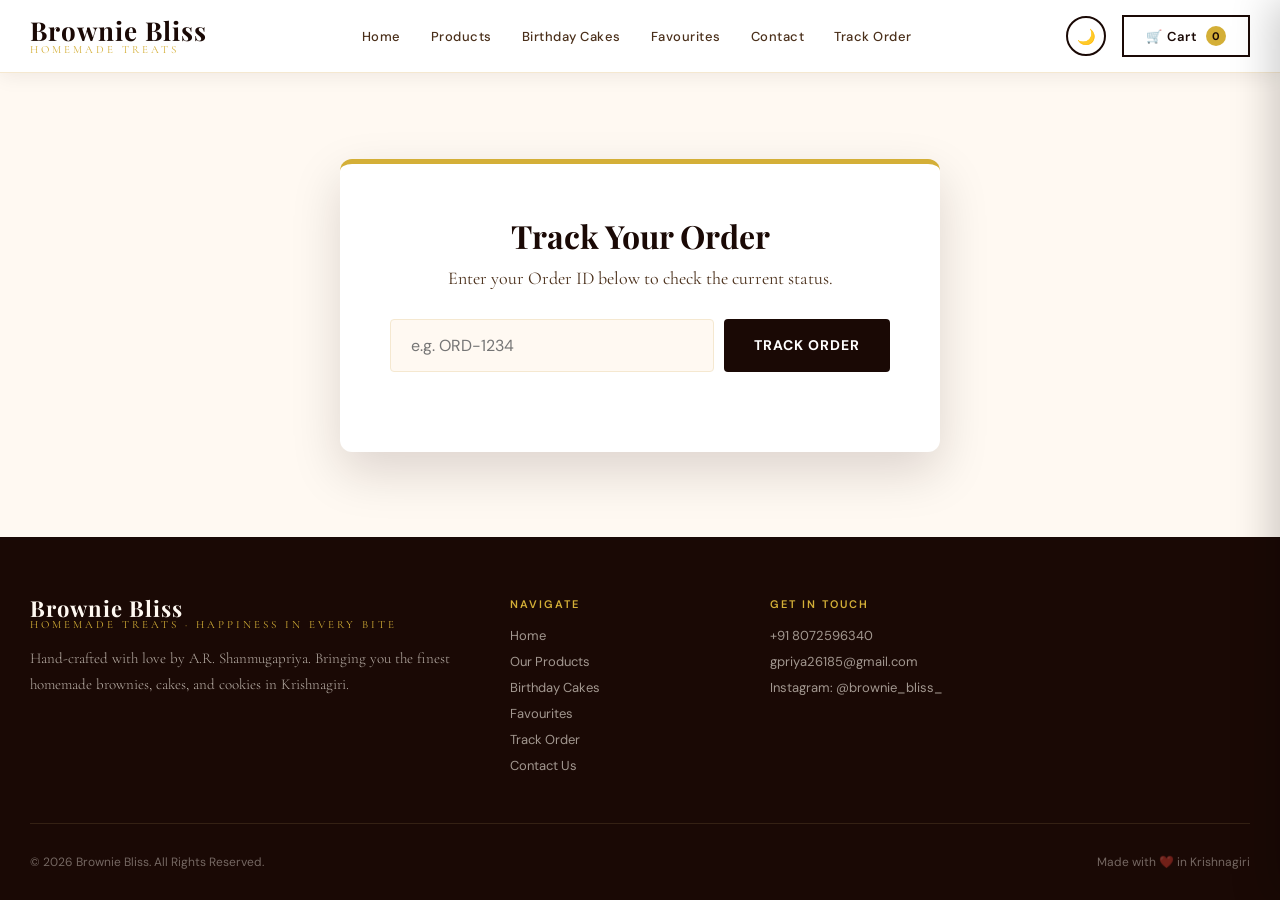
<file: public/track.html>
<!DOCTYPE html>
<html lang="en">

<head>
    <meta charset="UTF-8">
    <meta name="viewport" content="width=device-width, initial-scale=1.0">
    <title>Track Order - Brownie Bliss</title>
    <link rel="icon" type="image/png" href="assets/favicon.png">
    <link
        href="https://fonts.googleapis.com/css2?family=Playfair+Display:ital,wght@0,400;0,600;0,700;1,400&family=Cormorant+Garamond:wght@300;400;500&family=DM+Sans:wght@300;400;500;700&display=swap"
        rel="stylesheet">
    <link rel="stylesheet" href="style.css">
    <!-- Theme init: sets dark class synchronously before first paint (no flash) -->
    <script>
        (function () {
            try {
                var t = localStorage.getItem('bb_theme') || 'light';
                if (t === 'dark') document.documentElement.classList.add('dark');
            } catch (_) { }
        })();
    </script>
</head>

<body class="track-page-body">

    <!-- HEADER -->
    <header>
        <div class="header-inner">
            <button class="menu-toggle" onclick="toggleMenu()">☰</button>
            <a href="index.html" class="logo">
                <span class="logo-name">Brownie Bliss</span>
                <span class="logo-sub">Homemade Treats</span>
            </a>
            <nav>
                <a href="index.html#home">Home</a>
                <a href="index.html#products">Products</a>
                <a href="index.html#birthday">Birthday Cakes</a>
                <a href="favourites.html">Favourites <span class="nav-count" data-favourites-count style="display:none">0</span></a>
                <a href="index.html#contact">Contact</a>
                <a href="track.html">Track Order</a>
            </nav>
            <div class="header-actions">
                <button id="themeToggleBtn" class="theme-toggle-btn" onclick="toggleTheme()"
                    aria-label="Toggle dark mode" title="Toggle dark mode">
                    <span id="themeIcon">🌙</span>
                </button>
                <button class="cart-btn" onclick="openCart()">
                    🛒 Cart <span class="cart-count" id="cartBadge">0</span>
                </button>
            </div>
        </div>
    </header>
<div class="mobile-menu" id="mobileMenu">
  <a href="index.html#home">Home</a>
  <a href="index.html#products">Products</a>
  <a href="index.html#birthday">Birthday Cakes</a>
  <a href="favourites.html">Favourites</a>
  <a href="index.html#contact">Contact</a>
  <a href="track.html">Track Order</a>
</div>
    <div class="track-content-wrapper">
        <div class="track-container">
            <h2>Track Your Order</h2>
            <p class="track-subtitle">Enter your Order ID below to check the current status.</p>

            <div class="track-input-group">
                <input type="text" id="orderIdInput" placeholder="e.g. ORD-1234" />
                <button onclick="trackOrder()">Track Order</button>
            </div>

            <div id="trackError" class="track-error"></div>

            <div id="result">
                <h3>Order <span id="resOrderId"></span></h3>

                <div class="order-meta">
                    <div>
                        <span class="meta-label">Date Placed</span>
                        <div id="resDate" class="meta-value"></div>
                    </div>
                    <div>
                        <span class="meta-label">Total Amount</span>
                        <div class="meta-value">₹<span id="resTotalTop"></span></div>
                    </div>
                </div>

                <div class="tracking-timeline" id="trackingTimeline">
                    <div class="timeline-step" id="step-pending">
                        <div class="step-icon">⏳</div>
                        <div class="step-content">
                            <div class="step-title">Order Placed</div>
                            <div class="step-desc">We have received your order</div>
                        </div>
                    </div>
                    <div class="timeline-step" id="step-confirmed">
                        <div class="step-icon">✅</div>
                        <div class="step-content">
                            <div class="step-title">Confirmed</div>
                            <div class="step-desc">Your order has been confirmed</div>
                        </div>
                    </div>
                    <div class="timeline-step" id="step-preparing">
                        <div class="step-icon">🧑‍🍳</div>
                        <div class="step-content">
                            <div class="step-title">Preparing</div>
                            <div class="step-desc">We are baking your treats</div>
                        </div>
                    </div>
                    <div class="timeline-step" id="step-delivered">
                        <div class="step-icon">🚚</div>
                        <div class="step-content">
                            <div class="step-title">Delivered</div>
                            <div class="step-desc">Enjoy your Brownie Bliss!</div>
                        </div>
                    </div>
                </div>
                
                <div id="cancelledAlert" class="cancelled-alert" style="display: none;">
                    ❌ This order has been cancelled. Please contact support.
                </div>

                <h4>Items</h4>
                <table class="receipt-table">
                    <tbody id="resItems"></tbody>
                    <tfoot>
                        <tr class="result-total">
                            <td>Total</td>
                            <td class="text-right">₹<span id="resTotal"></span></td>
                        </tr>
                    </tfoot>
                </table>
            </div>
        </div>
    </div>

    <!-- FOOTER -->
    <footer id="contact">
        <div class="footer-inner">
            <div class="footer-top">
                <div class="footer-brand">
                    <div class="logo">
                        <span class="logo-name">Brownie Bliss</span>
                        <span class="logo-sub">Homemade Treats · Happiness in every bite</span>
                    </div>
                    <p>Hand-crafted with love by A.R. Shanmugapriya. Bringing you the finest homemade brownies, cakes,
                        and cookies in Krishnagiri.</p>
                </div>
                <div class="footer-col">
                    <h4>Navigate</h4>
                    <a href="index.html#home">Home</a>
                    <a href="index.html#products">Our Products</a>
                    <a href="index.html#birthday">Birthday Cakes</a>
                    <a href="favourites.html">Favourites</a>
                    <a href="track.html">Track Order</a>
                    <a href="index.html#contact">Contact Us</a>
                </div>
                <div class="footer-col">
                    <h4>Get In Touch</h4>
                    <a href="tel:08072596340">+91 8072596340</a>
                    <a href="mailto:gpriya26185@gmail.com">gpriya26185@gmail.com</a>
                    <a href="https://instagram.com/brownie_bliss_" target="_blank">Instagram: @brownie_bliss_</a>
                </div>
            </div>
            <div class="footer-bottom">
                <span>© 2026 Brownie Bliss. All Rights Reserved.</span>
                <span>Made with ❤️ in Krishnagiri</span>
            </div>
        </div>
    </footer>

    <!-- SHARED COMPONENTS -->
    <div class="cart-overlay" id="cartOverlay" onclick="closeCart()"></div>
    <div class="cart-sidebar" id="cartSidebar">
        <div class="cart-header">
            <span class="cart-title">Your Cart 🛒</span>
            <button class="cart-close" onclick="closeCart()">✕</button>
        </div>
        <div class="cart-items" id="cartItems"></div>
        <div class="cart-footer" id="cartFooter" style="display:none">
            <div class="cart-total">
                <span class="cart-total-label">Total Amount</span>
                <span class="cart-total-amt" id="cartTotal">₹0</span>
            </div>
            <button class="whatsapp-btn" onclick="sendToWhatsApp()">
                Order via WhatsApp
            </button>
            <p class="whatsapp-note">You'll be redirected to WhatsApp to confirm your order</p>
        </div>
    </div>

    <!-- TOAST -->
    <div class="toast" id="toast"></div>

    <script src="script.js"></script>
</body>

</html>
</file>
<file: public/style.css>
style.css

html {
  scroll-behavior: smooth;
}

:root {
  --color-primary: #4A2C0A;
  --brown-mid: #3C1E14;
  --color-accent: #D2691E;
  --brand-red: #8B0000;
  --gold: #D4AF37;
  --gold-light: #F4E4BC;
  --cream: #FFF9F2;
  --cream-dark: #F5E8D0;
  --text-dark: #1a0f08;
  --text-mid: #4a2f1a;
  --white: #fff;
  --shadow-sm: 0 2px 4px rgba(26, 9, 5, 0.05);
  --shadow-md: 0 10px 30px rgba(26, 9, 5, 0.1);
  --shadow-lg: 0 20px 50px rgba(26, 9, 5, 0.15);
  --radius-sm: 4px;
  --radius-md: 12px;
  --radius-lg: 20px;
  --glass: rgba(255, 255, 255, 0.15);
  --glass-border: rgba(255, 255, 255, 0.2);
}

html.dark {
  --cream: #121212;
  --cream-dark: #1e1e1e;
  --white: #1a1a1a;

  --text-dark: #f5f5f5;
  --text-mid: #d1d1d1;

  --brown-dark: #f5e6ca;
  --brown-mid: #d6b98c;
  --brown-warm: #e0b97f;

  --glass: rgba(255, 255, 255, 0.08);
  --glass-border: rgba(255, 255, 255, 0.15);
}

* {
  margin: 0;
  padding: 0;
  box-sizing: border-box;
}

body {
  background: var(--cream);
  color: var(--text-dark);
  font-family: 'DM Sans', sans-serif;
  overflow-x: hidden;
}

/* ANNOUNCEMENT BAR */
.announcement {
  background: var(--color-primary);
  color: var(--gold-light);
  text-align: center;
  padding: 10px 20px;
  font-size: 13px;
  letter-spacing: 1.5px;
  font-family: 'DM Sans', sans-serif;
  font-weight: 400;
}

/* HEADER */
header {
  background: var(--white);
  border-bottom: 1px solid var(--cream-dark);
  position: sticky;
  top: 0;
  z-index: 1000;
  box-shadow: 0 2px 20px rgba(44, 24, 16, 0.08);
}

.header-inner {
  max-width: 1300px;
  margin: 0 auto;
  padding: 0 30px;
  display: flex;
  align-items: center;
  justify-content: space-between;
  height: 72px;
}

.logo {
  display: flex;
  flex-direction: column;
  line-height: 1;
}

.logo-name {
  font-family: 'Playfair Display', serif;
  font-size: 26px;
  font-weight: 700;
  color: var(--color-primary);
  letter-spacing: 1px;
}

.logo-sub {
  font-family: 'Cormorant Garamond', serif;
  font-size: 11px;
  letter-spacing: 3px;
  color: var(--gold);
  text-transform: uppercase;
}

nav {
  display: flex;
  gap: 30px;
  align-items: center;
}

nav a {
  text-decoration: none;
  color: var(--text-mid);
  font-size: 13px;
  letter-spacing: 0.5px;
  font-weight: 500;
  transition: color 0.2s;
  position: relative;
}

nav a::after {
  content: '';
  position: absolute;
  bottom: -3px;
  left: 0;
  right: 0;
  height: 1px;
  background: var(--gold);
  transform: scaleX(0);
  transition: transform 0.25s;
}

nav a:hover::after {
  transform: scaleX(1);
}

nav a:hover {
  color: var(--color-primary);
}

.header-actions {
  display: flex;
  gap: 16px;
  align-items: center;
}

.cart-btn {
  position: relative;
  background: none;
  border: 2px solid var(--color-primary);
  color: var(--color-primary);
  padding: 9px 22px;
  font-family: 'DM Sans', sans-serif;
  font-size: 13px;
  font-weight: 600;
  letter-spacing: 1px;
  cursor: pointer;
  transition: all 0.2s;
  border-radius: 0;
  display: flex;
  align-items: center;
  gap: 8px;
}

.cart-btn:hover {
  background: var(--color-primary);
  color: var(--white);
}

.cart-count {
  background: var(--gold);
  color: var(--color-primary);
  border-radius: 50%;
  width: 20px;
  height: 20px;
  font-size: 11px;
  font-weight: 700;
  display: flex;
  align-items: center;
  justify-content: center;
}

/* HERO */
.hero {
  background: var(--color-primary);
  position: relative;
  overflow: hidden;
  min-height: 520px;
  display: flex;
  align-items: center;
}

.hero-bg {
  position: absolute;
  inset: 0;
  background:
    radial-gradient(ellipse at 30% 50%, rgba(201, 169, 110, 0.15) 0%, transparent 60%),
    radial-gradient(ellipse at 80% 20%, rgba(139, 69, 19, 0.3) 0%, transparent 50%),
    linear-gradient(135deg, #2C1810 0%, #3d1f10 50%, #1a0c06 100%);
}

.hero-pattern {
  position: absolute;
  inset: 0;
  opacity: 0.04;
  background-image: repeating-linear-gradient(45deg, var(--gold) 0, var(--gold) 1px, transparent 0, transparent 50%);
  background-size: 20px 20px;
}

.hero-content {
  position: relative;
  max-width: 1300px;
  margin: 0 auto;
  padding: 80px 30px;
  display: grid;
  grid-template-columns: 1fr 1fr;
  gap: 60px;
  align-items: center;
  width: 100%;
}

.hero-text {
  color: var(--white);
}

.hero-badge {
  display: inline-block;
  border: 1px solid var(--gold);
  color: var(--gold);
  font-size: 10px;
  letter-spacing: 3px;
  text-transform: uppercase;
  padding: 6px 16px;
  margin-bottom: 24px;
  font-family: 'DM Sans', sans-serif;
}

.hero-title {
  font-family: 'Playfair Display', serif;
  font-size: clamp(36px, 4vw, 56px);
  font-weight: 700;
  line-height: 1.15;
  color: var(--cream);
  margin-bottom: 20px;
}

.hero-title em {
  font-style: italic;
  color: var(--gold);
}

.hero-desc {
  font-family: 'Cormorant Garamond', serif;
  font-size: 18px;
  color: rgba(253, 246, 237, 0.7);
  line-height: 1.7;
  margin-bottom: 36px;
  font-weight: 300;
}

.hero-cta {
  display: inline-flex;
  align-items: center;
  gap: 12px;
  background: var(--gold);
  color: var(--color-primary);
  padding: 14px 36px;
  text-decoration: none;
  font-size: 13px;
  font-weight: 700;
  letter-spacing: 1.5px;
  text-transform: uppercase;
  transition: all 0.25s;
  font-family: 'DM Sans', sans-serif;
  cursor: pointer;
  border: none;
}

.hero-cta:hover {
  background: var(--cream);
  transform: translateY(-2px);
  box-shadow: 0 8px 24px rgba(0, 0, 0, 0.3);
}

.hero-visual {
  display: grid;
  grid-template-columns: 1fr 1fr;
  gap: 12px;
}

.hero-card {
  background: var(--glass);
  backdrop-filter: blur(14px);
  -webkit-backdrop-filter: blur(14px);
  border: 1px solid var(--glass-border);
  border-radius: var(--radius-md);
  overflow: hidden;
  cursor: pointer;
  transition: all 0.4s cubic-bezier(0.165, 0.84, 0.44, 1);
  box-shadow: var(--shadow-md);
}

.hero-card:hover {
  transform: translateY(-8px) scale(1.02);
  box-shadow: var(--shadow-lg);
  border-color: rgba(212, 175, 55, 0.4);
}

.hero-card:first-child {
  grid-column: span 2;
}

.hero-card img {
  width: 100%;
  height: 200px;
  object-fit: cover;
  display: block;
}

.hero-card:first-child img {
  height: 160px;
}

.hero-card-label {
  padding: 14px 18px;
  font-family: 'DM Sans', sans-serif;
  font-size: 13px;
  font-weight: 600;
  color: #fff;
  letter-spacing: 0.5px;
  background: linear-gradient(to bottom, rgba(0, 0, 0, 0), rgba(0, 0, 0, 0.4));
}

/* VALUES STRIP */
.values-strip {
  background: var(--brown-mid);
  padding: 28px 30px;
}

.values-inner {
  max-width: 1300px;
  margin: 0 auto;
  display: flex;
  justify-content: space-around;
  flex-wrap: wrap;
  gap: 20px;
}

.value-item {
  display: flex;
  align-items: center;
  gap: 12px;
  color: var(--cream);
}

.value-icon {
  font-size: 22px;
  opacity: 0.9;
}

.value-text strong {
  display: block;
  font-size: 13px;
  font-weight: 600;
  letter-spacing: 0.5px;
  font-family: 'DM Sans', sans-serif;
}

.value-text span {
  font-size: 11px;
  opacity: 0.65;
  font-family: 'Cormorant Garamond', serif;
  font-size: 13px;
}

/* SECTION TITLES */
.section-header {
  text-align: center;
  margin-bottom: 48px;
}

.section-label {
  font-family: 'DM Sans', sans-serif;
  font-size: 10px;
  letter-spacing: 4px;
  color: var(--gold);
  text-transform: uppercase;
  margin-bottom: 12px;
  display: block;
}

.section-title {
  font-family: 'Playfair Display', serif;
  font-size: clamp(28px, 3vw, 40px);
  font-weight: 600;
  color: var(--color-primary);
}

.section-title em {
  font-style: italic;
  color: var(--color-accent);
}

/* CATEGORIES */
.categories-section {
  padding: 80px 30px;
  max-width: 1300px;
  margin: 0 auto;
}

.categories-grid {
  display: grid;
  grid-template-columns: repeat(4, 1fr);
  gap: 20px;
}

.cat-card {
  position: relative;
  overflow: hidden;
  cursor: pointer;
  border-radius: var(--radius-md);
  box-shadow: var(--shadow-md);
  aspect-ratio: 3/4;
  transition: all 0.4s ease;
}

.cat-card:hover {
  transform: translateY(-5px);
  box-shadow: var(--shadow-lg);
}

.cat-card img {
  width: 100%;
  height: 100%;
  object-fit: cover;
  transition: transform 0.4s ease;
  display: block;
}

.cat-card:hover img {
  transform: scale(1.07);
}

.cat-overlay {
  position: absolute;
  inset: 0;
  background: linear-gradient(to top, rgba(44, 24, 16, 0.85) 0%, rgba(44, 24, 16, 0.1) 60%, transparent 100%);
  display: flex;
  flex-direction: column;
  justify-content: flex-end;
  padding: 24px 20px;
  transition: background 0.3s;
}

.cat-card:hover .cat-overlay {
  background: linear-gradient(to top, rgba(44, 24, 16, 0.95) 0%, rgba(44, 24, 16, 0.3) 60%, transparent 100%);
}

.cat-name {
  font-family: 'Playfair Display', serif;
  font-size: 20px;
  font-weight: 600;
  color: var(--white);
  margin-bottom: 6px;
}

.cat-count {
  font-size: 12px;
  color: var(--gold-light);
  letter-spacing: 1px;
  font-family: 'DM Sans', sans-serif;
}

.cat-arrow {
  position: absolute;
  top: 16px;
  right: 16px;
  width: 32px;
  height: 32px;
  background: rgba(255, 255, 255, 0.1);
  border: 1px solid rgba(255, 255, 255, 0.3);
  border-radius: 50%;
  display: flex;
  align-items: center;
  justify-content: center;
  color: white;
  font-size: 14px;
  opacity: 0;
  transition: opacity 0.2s;
}

.cat-card:hover .cat-arrow {
  opacity: 1;
}

/* PRODUCTS SECTION */
.products-section {
  background: var(--cream-dark);
  padding: 80px 30px;
}

.products-inner {
  max-width: 1300px;
  margin: 0 auto;
}

/* FILTER TABS */
.filter-tabs {
  display: flex;
  gap: 8px;
  justify-content: center;
  margin-bottom: 40px;
  flex-wrap: wrap;
}

.filter-tab {
  padding: 8px 20px;
  border: 1px solid var(--brown-mid);
  background: none;
  color: var(--brown-mid);
  font-family: 'DM Sans', sans-serif;
  font-size: 12px;
  letter-spacing: 1px;
  cursor: pointer;
  transition: all 0.2s;
  font-weight: 500;
}

.filter-tab.active,
.filter-tab:hover {
  background: var(--color-primary);
  color: var(--cream);
  border-color: var(--color-primary);
}

.products-grid {
  display: grid;
  grid-template-columns: repeat(auto-fit, minmax(260px, 1fr));
  gap: 24px;
}

/* Responsive adjustments */
@media (max-width: 768px) {
  .products-grid {
    grid-template-columns: repeat(2, 1fr);
  }
}

@media (max-width: 480px) {
  .products-grid {
    grid-template-columns: 1fr;
  }
}

.product-card {
  background: var(--white);
  border-radius: var(--radius-lg);
  overflow: hidden;
  box-shadow: var(--shadow-md);
  transition: transform 0.3s ease, box-shadow 0.3s ease;
  display: flex;
  flex-direction: column;
  height: 100%;
}

.product-card:hover {
  transform: translateY(-12px);
  box-shadow: var(--shadow-lg);
}

.product-img-wrap {
  position: relative;
  overflow: hidden;
  height: 0;
  padding-top: 75%; /* 4:3 aspect ratio */
}

.product-img-wrap img {
  position: absolute;
  top: 0;
  left: 0;
  width: 100%;
  height: 100%;
  object-fit: cover;
  transition: transform 0.4s;
}

.product-card:hover .product-img-wrap img {
  transform: scale(1.05);
}

.bestseller-badge {
  position: absolute;
  color: var(--color-primary);
  font-size: 10px;
  letter-spacing: 1px;
  text-transform: uppercase;
  padding: 5px 12px;
  font-weight: 700;
  font-family: 'DM Sans', sans-serif;
  border-radius: 30px;
  box-shadow: 0 4px 12px rgba(212, 175, 55, 0.4);
  z-index: 10;
}

.favorite-btn {
  position: absolute;
  top: 15px;
  right: 15px;
  width: 38px;
  height: 38px;
  border: 1px solid rgba(255, 255, 255, 0.7);
  background: rgba(255, 249, 242, 0.92);
  color: var(--brown-dark);
  border-radius: 50%;
  font-size: 22px;
  line-height: 1;
  cursor: pointer;
  z-index: 12;
  display: inline-flex;
  align-items: center;
  justify-content: center;
  box-shadow: 0 6px 18px rgba(26, 9, 5, 0.15);
  transition: transform 0.2s, background 0.2s, color 0.2s;
}

.favorite-btn:hover {
  transform: translateY(-2px) scale(1.04);
  background: var(--gold-light);
}

.favorite-btn.active {
  background: var(--gold);
  color: var(--brown-dark);
  border-color: var(--gold);
}

.favorite-btn-inline {
  position: static;
  flex: 0 0 auto;
  margin-left: 12px;
}

.birthday-title-row {
  display: flex;
  align-items: flex-start;
  justify-content: space-between;
  gap: 16px;
}

.hero-favourite-btn {
  display: inline-flex;
  align-items: center;
  justify-content: center;
  gap: 10px;
  margin-left: 14px;
  padding: 13px 22px;
  border: 1px solid rgba(212, 175, 55, 0.65);
  background: transparent;
  color: var(--gold-light);
  font-family: 'DM Sans', sans-serif;
  font-size: 12px;
  font-weight: 700;
  letter-spacing: 1.2px;
  text-transform: uppercase;
  cursor: pointer;
  transition: all 0.25s;
}

.hero-favourite-btn:hover,
.hero-favourite-btn.active {
  background: var(--gold);
  color: var(--brown-dark);
}

.nav-count {
  min-width: 18px;
  height: 18px;
  margin-left: 4px;
  border-radius: 50%;
  background: var(--gold);
  color: var(--brown-dark);
  font-size: 10px;
  font-weight: 700;
  align-items: center;
  justify-content: center;
  vertical-align: middle;
}

.product-info {
  padding: 18px 18px 20px;
}

.product-category {
  font-size: 10px;
  letter-spacing: 2px;
  color: var(--gold);
  text-transform: uppercase;
  font-family: 'DM Sans', sans-serif;
  margin-bottom: 6px;
}

.product-name {
  font-family: 'Playfair Display', serif;
  font-size: 16px;
  font-weight: 600;
  color: var(--color-primary);
  margin-bottom: 6px;
  line-height: 1.3;
}

.product-desc {
  font-family: 'DM Sans', sans-serif;
  font-size: 12px;
  color: var(--text-mid);
  margin-bottom: 12px;
  line-height: 1.4;
}

.product-price {
  font-family: 'DM Sans', sans-serif;
  font-size: 18px;
  font-weight: 700;
  color: var(--color-accent);
  margin-bottom: 14px;
}

.add-to-cart {
  width: 100%;
  padding: 14px;
  background: var(--color-primary);
  color: var(--cream);
  border: none;
  font-family: 'DM Sans', sans-serif;
  font-size: 11px;
  letter-spacing: 2px;
  text-transform: uppercase;
  font-weight: 700;
  cursor: pointer;
  transition: all 0.3s;
  display: flex;
  align-items: center;
  justify-content: center;
  gap: 8px;
  border-radius: var(--radius-sm);
}

.add-to-cart:hover {
  background: var(--brown-mid);
  gap: 12px;
  letter-spacing: 2.5px;
}

.add-to-cart.added {
  background: #2d6a2d;
  color: white;
}

/* FAVOURITES */
.favourites-page {
  background: var(--cream);
}

.favourites-hero {
  background: var(--cream-dark);
  padding: 70px 30px 56px;
  text-align: center;
  border-bottom: 1px solid rgba(92, 44, 26, 0.08);
}

.favourites-intro {
  max-width: 560px;
  margin: 16px auto 0;
  color: var(--text-mid);
  font-family: 'Cormorant Garamond', serif;
  font-size: 20px;
  line-height: 1.6;
}

.favourites-section {
  padding: 70px 30px 90px;
}

.favourites-group {
  margin-top: 56px;
}

.favourites-group:empty {
  display: none;
}

.favourite-bakeries-grid {
  display: grid;
  grid-template-columns: repeat(auto-fit, minmax(280px, 1fr));
  gap: 24px;
}

.favourite-bakery-card {
  display: grid;
  grid-template-columns: 190px 1fr;
  overflow: hidden;
  background: var(--white);
  border: 1px solid rgba(0, 0, 0, 0.03);
  border-radius: var(--radius-md);
  box-shadow: var(--shadow-sm);
}

.favourite-bakery-card img {
  width: 100%;
  height: 100%;
  min-height: 210px;
  object-fit: cover;
}

.favourite-bakery-info {
  padding: 24px;
}

.favourite-bakery-info h3 {
  font-family: 'Playfair Display', serif;
  font-size: 26px;
  color: var(--brown-dark);
  margin-bottom: 8px;
}

.favourite-bakery-info p {
  color: var(--text-mid);
  margin-bottom: 22px;
}

.favourite-remove {
  max-width: 220px;
}

.favourites-empty {
  max-width: 520px;
  margin: 0 auto;
  padding: 60px 30px;
  background: var(--white);
  border-top: 5px solid var(--gold);
  border-radius: var(--radius-md);
  box-shadow: var(--shadow-md);
  text-align: center;
}

.favourites-empty h2 {
  font-family: 'Playfair Display', serif;
  color: var(--brown-dark);
  margin-bottom: 10px;
}

.favourites-empty p {
  color: var(--text-mid);
  margin-bottom: 26px;
}

/* GIFTING BANNER */
.gifting-section {
  padding: 80px 30px;
  max-width: 1300px;
  margin: 0 auto;
  display: grid;
  grid-template-columns: 1fr 1fr;
  gap: 40px;
  align-items: center;
}

.gifting-text .section-header {
  text-align: left;
  margin-bottom: 24px;
}

.gifting-text p {
  font-family: 'Cormorant Garamond', serif;
  font-size: 18px;
  color: var(--text-mid);
  line-height: 1.8;
  margin-bottom: 30px;
  font-weight: 300;
}

.btn-outline {
  display: inline-block;
  padding: 12px 32px;
  border: 2px solid var(--color-primary);
  color: var(--color-primary);
  text-decoration: none;
  font-family: 'DM Sans', sans-serif;
  font-size: 12px;
  letter-spacing: 1.5px;
  text-transform: uppercase;
  font-weight: 600;
  transition: all 0.2s;
  cursor: pointer;
  background: none;
}

.btn-outline:hover {
  background: var(--color-primary);
  color: var(--cream);
}

.gifting-img {
  border-radius: 2px;
  overflow: hidden;
  box-shadow: var(--shadow);
}

.gifting-img img {
  width: 100%;
  height: 400px;
  object-fit: cover;
  display: block;
}

/* FOOTER */
footer {
  background: var(--color-primary);
  color: rgba(253, 246, 237, 0.7);
  padding: 60px 30px 30px;
}

.footer-inner {
  max-width: 1300px;
  margin: 0 auto;
}

.footer-top {
  display: grid;
  grid-template-columns: 2fr 1fr 1fr 1fr;
  gap: 40px;
  padding-bottom: 40px;
  border-bottom: 1px solid rgba(201, 169, 110, 0.15);
  margin-bottom: 30px;
}

.footer-brand .logo-name {
  color: var(--cream);
  font-size: 22px;
}

.footer-brand .logo-sub {
  color: var(--gold);
}

.footer-brand p {
  font-size: 13px;
  line-height: 1.7;
  margin-top: 16px;
  font-family: 'Cormorant Garamond', serif;
  font-size: 15px;
  font-weight: 300;
}

.footer-col h4 {
  font-family: 'DM Sans', sans-serif;
  font-size: 11px;
  letter-spacing: 2px;
  text-transform: uppercase;
  color: var(--gold);
  margin-bottom: 16px;
  font-weight: 600;
}

.footer-col a {
  display: block;
  color: rgba(253, 246, 237, 0.6);
  text-decoration: none;
  font-size: 13px;
  margin-bottom: 9px;
  transition: color 0.2s;
  font-family: 'DM Sans', sans-serif;
}

.footer-col a:hover {
  color: var(--gold-light);
}

.footer-bottom {
  display: flex;
  justify-content: space-between;
  align-items: center;
  font-size: 12px;
  color: rgba(253, 246, 237, 0.4);
  font-family: 'DM Sans', sans-serif;
}

html {
  scroll-behavior: smooth;
}

#contact:target {
  animation: contactHighlight 1s ease;
}

@keyframes contactHighlight {
  0% {
    box-shadow: 0 0 0 9999px rgba(201, 169, 110, 0.08);
  }

  100% {
    box-shadow: none;
  }
}

/* CART SIDEBAR */
.cart-overlay {
  position: fixed;
  inset: 0;
  background: rgba(0, 0, 0, 0.5);
  z-index: 2000;
  opacity: 0;
  pointer-events: none;
  transition: opacity 0.3s;
}

.cart-overlay.open {
  opacity: 1;
  pointer-events: all;
}

.cart-sidebar {
  position: fixed;
  top: 0;
  right: 0;
  bottom: 0;
  width: 400px;
  background: var(--white);
  z-index: 2001;
  transform: translateX(100%);
  transition: transform 0.35s cubic-bezier(0.4, 0, 0.2, 1);
  display: flex;
  flex-direction: column;
  box-shadow: -8px 0 40px rgba(0, 0, 0, 0.2);
}

.cart-sidebar.open {
  transform: translateX(0);
}

.cart-header {
  padding: 24px 24px 20px;
  border-bottom: 1px solid var(--cream-dark);
  display: flex;
  justify-content: space-between;
  align-items: center;
  background: var(--brown-dark);
  color: var(--cream);
}

.cart-title {
  font-family: 'Playfair Display', serif;
  font-size: 20px;
  font-weight: 600;
}

.cart-close {
  background: none;
  border: none;
  color: var(--cream);
  font-size: 24px;
  cursor: pointer;
  line-height: 1;
  padding: 4px;
  transition: color 0.2s;
}

.cart-close:hover {
  color: var(--gold);
}

.cart-items {
  flex: 1;
  overflow-y: auto;
  padding: 20px 24px;
}

.cart-empty {
  text-align: center;
  padding: 60px 20px;
  color: var(--text-mid);
  font-family: 'Cormorant Garamond', serif;
  font-size: 18px;
  opacity: 0.6;
}

.cart-empty-icon {
  font-size: 48px;
  margin-bottom: 16px;
  display: block;
}

.cart-item {
  display: grid;
  grid-template-columns: 70px 1fr auto;
  gap: 14px;
  align-items: center;
  padding: 14px 0;
  border-bottom: 1px solid var(--cream-dark);
  animation: slideIn 0.2s ease;
}

@keyframes slideIn {
  from {
    opacity: 0;
    transform: translateX(10px);
  }

  to {
    opacity: 1;
    transform: translateX(0);
  }
}

.cart-item img {
  width: 70px;
  height: 70px;
  object-fit: cover;
  border-radius: 2px;
}

.cart-item-name {
  font-family: 'Playfair Display', serif;
  font-size: 14px;
  font-weight: 600;
  color: var(--brown-dark);
  margin-bottom: 4px;
}

.cart-item-price {
  font-size: 13px;
  color: var(--brown-warm);
  font-weight: 600;
  font-family: 'DM Sans', sans-serif;
}

.cart-qty {
  display: flex;
  align-items: center;
  gap: 8px;
  margin-top: 8px;
}

.qty-btn {
  width: 26px;
  height: 26px;
  border: 1px solid var(--brown-mid);
  background: none;
  color: var(--brown-dark);
  cursor: pointer;
  font-size: 14px;
  display: flex;
  align-items: center;
  justify-content: center;
  transition: all 0.15s;
  font-family: 'DM Sans', sans-serif;
}

.qty-btn:hover {
  background: var(--brown-dark);
  color: white;
  border-color: var(--brown-dark);
}

.qty-num {
  font-size: 14px;
  font-weight: 600;
  min-width: 20px;
  text-align: center;
  font-family: 'DM Sans', sans-serif;
}

.cart-item-remove {
  background: none;
  border: none;
  color: #ccc;
  cursor: pointer;
  font-size: 16px;
  padding: 4px;
  transition: color 0.15s;
  align-self: flex-start;
}

.cart-item-remove:hover {
  color: #e53e3e;
}

.cart-footer {
  padding: 20px 24px 28px;
  border-top: 1px solid var(--cream-dark);
  background: var(--cream);
}

.cart-total {
  display: flex;
  justify-content: space-between;
  align-items: center;
  margin-bottom: 18px;
}

.cart-total-label {
  font-family: 'DM Sans', sans-serif;
  font-size: 13px;
  color: var(--text-mid);
  letter-spacing: 1px;
  text-transform: uppercase;
  font-weight: 600;
}

.cart-total-amt {
  font-family: 'Playfair Display', serif;
  font-size: 22px;
  font-weight: 700;
  color: var(--brown-dark);
}

.whatsapp-btn {
  width: 100%;
  padding: 16px;
  background: #25D366;
  color: white;
  border: none;
  font-family: 'DM Sans', sans-serif;
  font-size: 14px;
  font-weight: 700;
  letter-spacing: 1px;
  text-transform: uppercase;
  cursor: pointer;
  display: flex;
  align-items: center;
  justify-content: center;
  gap: 12px;
  transition: all 0.2s;
  border-radius: 2px;
  box-shadow: 0 4px 16px rgba(37, 211, 102, 0.3);
}

.whatsapp-btn:hover {
  background: #20b95a;
  transform: translateY(-1px);
  box-shadow: 0 6px 24px rgba(37, 211, 102, 0.4);
}

.whatsapp-icon {
  font-size: 20px;
}

.whatsapp-note {
  text-align: center;
  font-size: 11px;
  color: var(--text-mid);
  opacity: 0.6;
  margin-top: 10px;
  font-family: 'DM Sans', sans-serif;
}

/* TOAST */
.toast {
  position: fixed;
  bottom: 24px;
  right: 24px;
  background: var(--brown-dark);
  color: var(--cream);
  padding: 14px 20px;
  font-family: 'DM Sans', sans-serif;
  font-size: 13px;
  font-weight: 500;
  border-left: 3px solid var(--gold);
  z-index: 3000;
  transform: translateY(80px);
  opacity: 0;
  transition: all 0.3s cubic-bezier(0.4, 0, 0.2, 1);
  display: flex;
  align-items: center;
  gap: 10px;
  max-width: 300px;
  box-shadow: 0 4px 24px rgba(0, 0, 0, 0.2);
}

.toast.show {
  transform: translateY(0);
  opacity: 1;
}

/* WHATSAPP PHONE MODAL */
.phone-modal-overlay {
  position: fixed;
  inset: 0;
  background: rgba(0, 0, 0, 0.6);
  z-index: 3000;
  display: flex;
  align-items: center;
  justify-content: center;
  opacity: 0;
  pointer-events: none;
  transition: opacity 0.3s;
}

.phone-modal-overlay.open {
  opacity: 1;
  pointer-events: all;
}

.phone-modal {
  background: white;
  padding: 40px 36px;
  max-width: 420px;
  width: 90%;
  box-shadow: 0 20px 60px rgba(0, 0, 0, 0.3);
  transform: scale(0.9);
  transition: transform 0.3s;
}

.phone-modal-overlay.open .phone-modal {
  transform: scale(1);
}

.phone-modal h3 {
  font-family: 'Playfair Display', serif;
  font-size: 22px;
  color: var(--brown-dark);
  margin-bottom: 8px;
}

.phone-modal p {
  font-size: 14px;
  color: var(--text-mid);
  margin-bottom: 24px;
  font-family: 'Cormorant Garamond', serif;
  font-size: 16px;
}

.phone-input-wrap {
  display: flex;
  border: 2px solid var(--cream-dark);
  transition: border-color 0.2s;
  margin-bottom: 16px;
}

.phone-input-wrap:focus-within {
  border-color: var(--gold);
}

.phone-prefix {
  padding: 12px 14px;
  background: var(--cream-dark);
  color: var(--text-mid);
  font-family: 'DM Sans', sans-serif;
  font-size: 14px;
  font-weight: 600;
}

.phone-input {
  flex: 1;
  padding: 12px 14px;
  border: none;
  outline: none;
  font-family: 'DM Sans', sans-serif;
  font-size: 15px;
  color: var(--brown-dark);
  background: white;
}

.modal-actions {
  display: flex;
  gap: 12px;
}

.modal-cancel {
  flex: 1;
  padding: 12px;
  background: none;
  border: 1px solid var(--cream-dark);
  color: var(--text-mid);
  font-family: 'DM Sans', sans-serif;
  font-size: 13px;
  cursor: pointer;
  transition: all 0.2s;
}

.modal-cancel:hover {
  border-color: var(--brown-dark);
}

.modal-confirm {
  flex: 2;
  padding: 12px;
  background: #25D366;
  color: white;
  border: none;
  font-family: 'DM Sans', sans-serif;
  font-size: 13px;
  font-weight: 700;
  cursor: pointer;
  transition: all 0.2s;
  display: flex;
  align-items: center;
  justify-content: center;
  gap: 8px;
  letter-spacing: 0.5px;
}

.modal-confirm:hover {
  background: #20b95a;
}

/* RESPONSIVE */
@media (max-width: 1024px) {
  .hero-content {
    grid-template-columns: 1fr;
    gap: 40px;
    text-align: center;
  }

  .hero-text {
    display: flex;
    flex-direction: column;
    align-items: center;
  }

  .hero-favourite-btn {
    margin: 14px 0 0;
  }

  .hero-visual {
    max-width: 600px;
    margin: 0 auto;
  }

  .admin-body {
    margin: 20px auto;
  }
}

@media (max-width: 900px) {
  .categories-grid {
    grid-template-columns: repeat(2, 1fr);
  }

  .products-grid {
    grid-template-columns: repeat(2, 1fr);
  }

  .favourite-bakery-card {
    grid-template-columns: 1fr;
  }

  .footer-top {
    grid-template-columns: repeat(2, 1fr);
  }

  .gifting-section {
    grid-template-columns: 1fr;
    text-align: center;
  }

  .gifting-text .section-header {
    text-align: center;
  }

  nav {
    display: none;
  }

  .cart-sidebar {
    width: 100%;
  }

  .admin-nav .nav-links {
    display: none;
  }
}

@media (max-width: 600px) {
  /* Footer Mobile Fix */
footer {
    overflow-x: hidden;
}

.footer-inner {
    overflow-x: hidden;
    padding: 0 15px;
}

.footer-top {
    grid-template-columns: 1fr !important;
    gap: 20px;
}
.btn, button {
    white-space: nowrap;
}

.footer-col a {
    word-break: break-word;
    overflow-wrap: break-word;
    white-space: normal;
}

.footer-brand p {
    word-break: break-word;
}

.footer-bottom {
    flex-direction: column;
    text-align: center;
    gap: 8px;
    word-break: break-word;
}
.footer-col a {
    word-break: break-all;
    font-size: 13px;
}
  .header-inner {
    padding: 0 15px;
  }

  .logo-name {
    font-size: 20px;
  }

  .hero-title {
    font-size: 32px;
  }

  .products-grid {
    grid-template-columns: 1fr;
    gap: 16px;
  }

  .birthday-title-row {
    align-items: center;
  }

  .categories-grid {
    grid-template-columns: 1fr;
  }

  .values-inner {
    justify-content: flex-start;
    overflow-x: auto;
    padding-bottom: 10px;
  }

  .value-item {
    flex-shrink: 0;
  }

  /* Admin Mobile Adjustments */
  .panel-head {
    flex-direction: column;
    align-items: flex-start;
  }

  .orders-filter {
    width: 100%;
    overflow-x: auto;
    display: flex;
    padding-bottom: 8px;
  }

  .of-btn {
    white-space: nowrap;
  }

  .orders-table {
    display: block;
    overflow-x: auto;
  }

  .stat-card {
    padding: 16px;
  }

  .stat-value {
    font-size: 24px;
  }

  .checkout-modal,
  .detail-modal,
  .receipt-modal {
    width: 95%;
    margin: 10px;
  }

  .detail-modal-body {
    padding: 15px;
  }

  .info-grid {
    grid-template-columns: 1fr;
  }
}

/* --- CHECKOUT MODAL --- */
.checkout-overlay {
  position: fixed;
  inset: 0;
  background: rgba(26, 9, 5, 0.4);
  backdrop-filter: blur(4px);
  -webkit-backdrop-filter: blur(4px);
  z-index: 3000;
  display: flex;
  align-items: center;
  justify-content: center;
  opacity: 0;
  pointer-events: none;
  transition: opacity 0.3s;
}

.checkout-overlay.open {
  opacity: 1;
  pointer-events: all;
}

.checkout-modal {
  background: var(--white);
  width: 90%;
  max-width: 480px;
  border-radius: 4px;
  overflow: hidden;
  box-shadow: 0 40px 100px rgba(0, 0, 0, 0.4);
  transform: translateY(20px);
  transition: transform 0.3s;
}

.checkout-overlay.open .checkout-modal {
  transform: translateY(0);
}

.checkout-head {
  padding: 24px 30px;
  border-bottom: 1px solid var(--cream-dark);
  display: flex;
  justify-content: space-between;
  align-items: center;
  background: #faf7f2;
}

.checkout-steps {
  display: flex;
  align-items: center;
  gap: 10px;
}

.step-indicator {
  width: 24px;
  height: 24px;
  border-radius: 50%;
  background: var(--cream-dark);
  color: var(--text-mid);
  font-size: 11px;
  font-weight: 700;
  display: flex;
  align-items: center;
  justify-content: center;
}

.step-indicator.active {
  background: var(--gold);
  color: var(--brown-dark);
}

.step-indicator.done {
  background: var(--brown-dark);
  color: var(--white);
}

.step-line {
  width: 20px;
  height: 2px;
  background: var(--cream-dark);
}

.checkout-close {
  background: none;
  border: none;
  font-size: 20px;
  cursor: pointer;
  color: var(--text-mid);
}

.checkout-body {
  padding: 36px 40px;
}

.checkout-title {
  font-family: 'Playfair Display', serif;
  font-size: 24px;
  color: var(--brown-dark);
  margin-bottom: 8px;
}

.checkout-subtitle {
  font-size: 14px;
  color: var(--text-mid);
  opacity: 0.7;
  margin-bottom: 28px;
}

.form-group {
  margin-bottom: 20px;
}

.form-group label {
  display: block;
  font-size: 11px;
  text-transform: uppercase;
  color: var(--gold);
  letter-spacing: 1px;
  margin-bottom: 8px;
  font-weight: 700;
}

.form-group input,
.form-group textarea {
  width: 100%;
  padding: 12px 16px;
  border: 1px solid var(--cream-dark);
  border-radius: 2px;
  font-family: 'DM Sans', sans-serif;
  font-size: 14px;
  outline: none;
  transition: border-color 0.2s;
}

.form-group input:focus,
.form-group textarea:focus {
  border-color: var(--gold);
}

.phone-input-group {
  display: flex;
  border: 1px solid var(--cream-dark);
}

.phone-input-group .prefix {
  padding: 12px 14px;
  background: #fdf6ed;
  font-size: 14px;
  font-weight: 700;
  color: var(--brown-mid);
}

.phone-input-group input {
  border: none;
}

.otp-container {
  display: flex;
  gap: 10px;
  margin-bottom: 24px;
}

.otp-box {
  width: 100%;
  aspect-ratio: 1;
  text-align: center;
  font-size: 24px;
  font-weight: 700;
  border: 1px solid var(--cream-dark);
  outline: none;
  border-radius: 4px;
}

.otp-box:focus {
  border-color: var(--gold);
  background: #fffcf8;
}

.hidden {
  display: none;
}

.text-link {
  background: none;
  border: none;
  color: var(--gold);
  font-size: 13px;
  text-decoration: underline;
  cursor: pointer;
  margin-top: 20px;
  display: block;
  width: 100%;
}

.confirm-summary {
  background: #faf7f2;
  padding: 24px;
  border-radius: 4px;
  margin-bottom: 28px;
}

.confirm-section {
  margin-bottom: 20px;
}

.confirm-section label {
  display: block;
  font-size: 10px;
  text-transform: uppercase;
  color: var(--gold);
  letter-spacing: 1.5px;
  margin-bottom: 8px;
  font-weight: 700;
}

.confirm-row {
  display: flex;
  justify-content: space-between;
  font-size: 13px;
  margin-bottom: 6px;
}

.confirm-total {
  margin-top: 15px;
  padding-top: 15px;
  border-top: 1px solid var(--cream-dark);
  display: flex;
  justify-content: space-between;
  align-items: center;
}

.confirm-total strong {
  font-size: 20px;
  color: var(--brown-dark);
  font-family: 'Playfair Display', serif;
}

.demo-note {
  background: #fdf6ed;
  border: 1px solid var(--gold);
  padding: 10px;
  font-size: 12px;
  text-align: center;
  color: var(--brown-dark);
}


/* --- ADMIN PANEL STYLES --- */
.admin-page {
  background: #fdfbf8;
}

.admin-nav {
  background: var(--brown-dark);
  padding: 15px 30px;
  display: flex;
  justify-content: space-between;
  align-items: center;
  color: var(--white);
  box-shadow: 0 4px 20px rgba(0, 0, 0, 0.2);
  position: sticky;
  top: 0;
  z-index: 1000;
}

.admin-badge {
  background: var(--gold);
  color: var(--brown-dark);
  padding: 4px 10px;
  font-size: 10px;
  font-weight: 700;
  letter-spacing: 1.5px;
  border-radius: 2px;
}

.admin-body {
  max-width: 1400px;
  margin: 40px auto;
  padding: 0 30px;
}

/* STATS */
.stats-grid {
  display: grid;
  grid-template-columns: repeat(auto-fit, minmax(240px, 1fr));
  gap: 20px;
  margin-bottom: 40px;
}

.stat-card {
  background: var(--white);
  padding: 24px;
  border-radius: 4px;
  box-shadow: 0 2px 12px rgba(44, 24, 16, 0.05);
  border-bottom: 3px solid var(--cream-dark);
}

.stat-label {
  font-size: 12px;
  text-transform: uppercase;
  letter-spacing: 1px;
  color: var(--text-mid);
  opacity: 0.7;
  display: flex;
  justify-content: space-between;
  align-items: center;
  margin-bottom: 12px;
  font-weight: 600;
}

.stat-value {
  font-family: 'Playfair Display', serif;
  font-size: 32px;
  font-weight: 700;
  color: var(--brown-dark);
}

/* ORDERS TABLE */
.orders-panel {
  background: var(--white);
  border-radius: 4px;
  box-shadow: 0 4px 24px rgba(44, 24, 16, 0.08);
  overflow: hidden;
}

.panel-head {
  padding: 30px;
  border-bottom: 1px solid var(--cream-dark);
  display: flex;
  justify-content: space-between;
  align-items: center;
  flex-wrap: wrap;
  gap: 20px;
}

.panel-head h2 {
  font-family: 'Playfair Display', serif;
  color: var(--brown-dark);
}

.of-btn {
  padding: 8px 16px;
  border: 1px solid var(--cream-dark);
  background: none;
  font-family: 'DM Sans', sans-serif;
  font-size: 12px;
  cursor: pointer;
  transition: all 0.2s;
  color: var(--text-mid);
}

.of-btn.active {
  background: var(--brown-dark);
  color: var(--white);
  border-color: var(--brown-dark);
}

.orders-table {
  width: 100%;
  border-collapse: collapse;
  font-family: 'DM Sans', sans-serif;
}

.orders-table th {
  background: #faf7f2;
  text-align: left;
  padding: 16px 20px;
  font-size: 11px;
  text-transform: uppercase;
  letter-spacing: 1px;
  color: var(--gold);
  border-bottom: 1px solid var(--cream-dark);
}

.orders-table td {
  padding: 18px 20px;
  border-bottom: 1px solid #f9f5ef;
  font-size: 14px;
  color: var(--text-dark);
}

.order-id {
  font-weight: 700;
  color: var(--brown-mid);
  font-family: monospace;
  background: #f5f0e8;
  padding: 4px 8px;
  border-radius: 4px;
}

.customer-name {
  font-weight: 600;
  margin-bottom: 2px;
}

.customer-phone {
  font-size: 12px;
  opacity: 0.6;
}

.status-pill {
  padding: 4px 10px;
  border-radius: 20px;
  font-size: 11px;
  font-weight: 700;
  text-transform: uppercase;
}

.pay-paid {
  background: #e6fcf5;
  color: #0ca678;
}

.pay-unpaid {
  background: #fff5f5;
  color: #fa5252;
}

.status-select {
  padding: 6px 12px;
  border-radius: 4px;
  border: 1px solid var(--cream-dark);
  font-family: 'DM Sans', sans-serif;
  background: white;
  outline: none;
}

.action-row {
  display: flex;
  gap: 8px;
}

.btn-confirm {
  background: #25D366;
  color: white;
  border: none;
  padding: 6px 12px;
  border-radius: 4px;
  font-size: 12px;
  font-weight: 600;
  cursor: pointer;
}

.btn-view {
  background: var(--brown-mid);
  color: white;
  border: none;
  padding: 6px 12px;
  border-radius: 4px;
  font-size: 12px;
  font-weight: 600;
  cursor: pointer;
}

/* MODALS */
.detail-modal-overlay {
  position: fixed;
  inset: 0;
  background: rgba(26, 9, 5, 0.8);
  backdrop-filter: blur(4px);
  z-index: 2000;
  display: flex;
  align-items: center;
  justify-content: center;
  opacity: 0;
  pointer-events: none;
  transition: opacity 0.3s;
}

.detail-modal-overlay.open {
  opacity: 1;
  pointer-events: all;
}

.detail-modal {
  background: white;
  width: 90%;
  max-width: 650px;
  border-radius: 4px;
  overflow: hidden;
  box-shadow: 0 40px 100px rgba(0, 0, 0, 0.4);
  transform: translateY(20px);
  transition: transform 0.3s;
}

.detail-modal-overlay.open .detail-modal {
  transform: translateY(0);
}

.detail-modal-head {
  padding: 24px 30px;
  background: #faf7f2;
  border-bottom: 1px solid var(--cream-dark);
  display: flex;
  justify-content: space-between;
  align-items: center;
}

.detail-modal-body {
  padding: 30px;
  max-height: 70vh;
  overflow-y: auto;
}

.detail-modal-foot {
  padding: 24px 30px;
  border-top: 1px solid var(--cream-dark);
  background: #faf7f2;
}

.info-grid {
  display: grid;
  grid-template-columns: 1fr 1fr;
  gap: 24px;
  margin-bottom: 30px;
}

.info-item label {
  display: block;
  font-size: 11px;
  text-transform: uppercase;
  color: var(--gold);
  letter-spacing: 1px;
  margin-bottom: 6px;
  font-weight: 700;
}

.info-item span {
  font-family: 'DM Sans', sans-serif;
  font-size: 15px;
  color: var(--brown-dark);
}

.items-list h4 {
  font-family: 'Playfair Display', serif;
  margin-bottom: 16px;
  border-bottom: 1px solid var(--cream-dark);
  padding-bottom: 8px;
}

.item-row {
  display: flex;
  justify-content: space-between;
  padding: 10px 0;
  font-size: 14px;
  border-bottom: 1px dashed #eee;
}

.items-total {
  margin-top: 20px;
  padding-top: 15px;
  border-top: 2px solid var(--brown-dark);
  display: flex;
  justify-content: space-between;
  font-weight: 700;
  font-size: 18px;
  color: var(--brown-dark);
}

/* RECEIPT SPECIFIC */
.receipt-container {
  padding: 20px;
  background: white;
  border: 1px solid #eee;
  font-family: 'DM Sans', sans-serif;
}

.receipt-head {
  text-align: center;
  margin-bottom: 30px;
}

.receipt-head h2 {
  font-family: 'Playfair Display', serif;
  font-size: 28px;
  color: var(--brown-dark);
}

.receipt-row {
  display: flex;
  justify-content: space-between;
  margin-bottom: 8px;
  font-size: 13px;
}

.receipt-divider {
  margin: 15px 0;
  border: none;
  border-top: 1px dashed #ccc;
}

.receipt-row.total {
  margin-top: 15px;
  font-size: 16px;
  font-weight: 700;
}

.receipt-stamp {
  display: inline-block;
  border: 4px solid #198754;
  color: #198754;
  padding: 5px 15px;
  font-weight: 900;
  transform: rotate(-15deg);
  opacity: 0.6;
  border-radius: 8px;
}

.receipt-foot {
  margin-top: 30px;
  text-align: center;
  font-size: 12px;
  color: #888;
  line-height: 1.6;
}

@media print {
  .no-print {
    display: none !important;
  }

  body {
    background: white;
    padding: 0;
  }

  .receipt-container {
    border: none;
    padding: 0;
  }
}

/* ADMIN SIDEBAR */
.sidebar-overlay {
  position: fixed;
  inset: 0;
  background: rgba(0, 0, 0, 0.6);
  z-index: 2000;
  opacity: 0;
  pointer-events: none;
  transition: opacity 0.3s;
}

.sidebar-overlay.open {
  opacity: 1;
  pointer-events: all;
}

.admin-sidebar {
  position: fixed;
  top: 0;
  left: -280px;
  bottom: 0;
  width: 280px;
  background: var(--brown-dark);
  z-index: 2001;
  display: flex;
  flex-direction: column;
  transition: transform 0.3s cubic-bezier(0.4, 0, 0.2, 1);
  box-shadow: 10px 0 30px rgba(0, 0, 0, 0.3);
}

.admin-sidebar.open {
  transform: translateX(280px);
}

.sidebar-header {
  padding: 24px;
  display: flex;
  justify-content: space-between;
  align-items: center;
  border-bottom: 1px solid rgba(255, 255, 255, 0.1);
}

.sidebar-links {
  flex: 1;
  padding: 24px 0;
  display: flex;
  flex-direction: column;
}

.sidebar-nav-btn {
  background: none;
  border: none;
  color: rgba(253, 246, 237, 0.7);
  font-size: 14px;
  cursor: pointer;
  font-family: 'DM Sans', sans-serif;
  font-weight: 600;
  padding: 16px 24px;
  text-align: left;
  transition: all 0.2s;
  display: block;
  width: 100%;
}

.sidebar-nav-btn:hover {
  background: rgba(255, 255, 255, 0.05);
  color: white;
}

.sidebar-nav-btn.active {
  color: var(--gold);
  background: rgba(212, 175, 55, 0.1);
  border-left: 4px solid var(--gold);
  padding-left: 20px;
}

.sidebar-footer {
  padding: 24px;
  border-top: 1px solid rgba(255, 255, 255, 0.1);
}

/* TRACK ORDER SPECIFIC */
.track-page-body {
  font-family: 'DM Sans', sans-serif;
  background: var(--cream);
  min-height: 100vh;
  display: flex;
  flex-direction: column;
}

.track-content-wrapper {
  flex: 1;
  display: flex;
  align-items: center;
  justify-content: center;
  padding: 60px 20px;
}

.track-container {
  width: 100%;
  max-width: 600px;
  background: var(--white);
  padding: 50px;
  border-radius: var(--radius-md);
  box-shadow: var(--shadow-lg);
  border-top: 5px solid var(--gold);
}

.track-container h2 {
  font-family: 'Playfair Display', serif;
  font-size: 32px;
  color: var(--brown-dark);
  margin-bottom: 10px;
  text-align: center;
}

.track-subtitle {
  color: var(--text-mid);
  margin-bottom: 30px;
  text-align: center;
  font-family: 'Cormorant Garamond', serif;
  font-size: 18px;
}

.track-input-group {
  display: flex;
  gap: 10px;
  margin-bottom: 30px;
}

.track-container input {
  flex: 1;
  padding: 15px 20px;
  border: 1px solid var(--cream-dark);
  border-radius: var(--radius-sm);
  font-size: 16px;
  font-family: 'DM Sans', sans-serif;
  outline: none;
  background: var(--cream);
  color: var(--brown-dark);
}

.track-container input:focus {
  border-color: var(--gold);
  background: var(--white);
}

.track-container button {
  padding: 15px 30px;
  background: var(--brown-dark);
  color: var(--white);
  border: none;
  border-radius: var(--radius-sm);
  cursor: pointer;
  font-size: 14px;
  font-weight: 700;
  letter-spacing: 1px;
  text-transform: uppercase;
  font-family: 'DM Sans', sans-serif;
  transition: all 0.3s;
}

.track-container button:hover {
  background: var(--brown-warm);
  transform: translateY(-2px);
  box-shadow: 0 4px 12px rgba(0, 0, 0, 0.15);
}

#result {
  margin-top: 20px;
  display: none;
  background: var(--cream);
  padding: 30px;
  border-radius: var(--radius-sm);
  border: 1px solid var(--cream-dark);
}

#result h3 {
  font-family: 'Playfair Display', serif;
  color: var(--brown-dark);
  font-size: 24px;
  margin-bottom: 20px;
  border-bottom: 1px solid var(--cream-dark);
  padding-bottom: 10px;
}

.result-row {
  display: flex;
  margin-bottom: 12px;
  font-size: 15px;
  align-items: center;
}

.result-row strong {
  width: 90px;
  color: var(--gold);
  text-transform: uppercase;
  font-size: 11px;
  letter-spacing: 1px;
  font-weight: 700;
}

.status-badge {
  display: inline-block;
  display: inline-flex;
  align-items: center;
  gap: 6px;
  padding: 6px 14px;
  border-radius: 30px;
  font-weight: 700;
  font-size: 11px;
  letter-spacing: 1px;
  text-transform: uppercase;
}

.status-pending {
  background: #ffe0b2;
  color: #e65100;
}

.status-confirmed {
  background: #c8e6c9;
  color: #2e7d32;
}

.status-delivered {
  background: #bbdefb;
  color: #1565c0;
  border: 1px solid transparent;
}

.status-pending {
  background: #fdf6ed;
  color: #b8860b;
  border-color: #f2d8a7;
}

.status-confirmed {
  background: #f0fdf4;
  color: #166534;
  border-color: #bbf7d0;
}

.status-preparing {
  background: #f5ebe6;
  color: #5c2c1a;
  border-color: #e1c5ba;
}

.status-delivered {
  background: #eff6ff;
  color: #1e40af;
  border-color: #bfdbfe;
}

.status-cancelled {
  background: #fef2f2;
  color: #991b1b;
  border-color: #fecaca;
}

#result h4 {
  font-family: 'DM Sans', sans-serif;
  color: var(--gold);
  font-size: 11px;
  letter-spacing: 1px;
  text-transform: uppercase;
  margin: 25px 0 15px;
  font-weight: 700;
}

.item-list {
  list-style: none;
  padding: 0;
  margin: 0 0 20px;
  background: var(--white);
  border-radius: var(--radius-sm);
  border: 1px solid var(--cream-dark);
}

.item-list li {
  padding: 12px 15px;
  border-bottom: 1px solid var(--cream-dark);
  font-size: 14px;
}

.item-list li:last-child {
  border-bottom: none;
}

/* Receipt Table Structure */
.receipt-table {
  width: 100%;
  border-collapse: collapse;
  margin-top: 10px;
}

.receipt-table td {
  padding: 8px 0;
  border-bottom: 1px dashed var(--cream-dark);
}

.receipt-table .text-right {
  text-align: right;
}

.track-item-price {
  font-weight: 600;
  color: var(--brown-warm);
}

.result-total td {
  font-family: 'Playfair Display', serif;
  font-size: 22px;
  font-weight: 700;
  color: var(--brown-dark);
  border-bottom: none;
  border-top: 2px solid var(--brown-dark);
  padding-top: 15px;
}

/* Header standardisation */
a.logo {
  text-decoration: none;
}


/* Toast Track Link */
.toast-track-link {
  text-decoration: underline;
  font-weight: bold;
  color: inherit;
  margin-left: 10px;
}

.track-error {
    display: none;

    min-height: 50px;
    padding: 15px;
    margin-top: 12px;
    margin-bottom: 20px;

    border: 1px solid #f1cdd2;
    border-radius: var(--radius-sm);

    text-align: center;
    font-size: 14px;
    font-weight: 500;

    color: #8b2d2d;
    background: #fff7f7;
}

.track-error.show {
    display: block;
}

.menu-toggle{
  display:none;
  background:none;
  border:none;
  font-size:28px;
  cursor:pointer;
  color:var(--brown-dark);
}

.mobile-menu{
  display:none;
  flex-direction:column;
  background:white;
  padding:15px;
  position: sticky; 
  top: 0;            
  z-index: 999; 
}
.mobile-menu.show {
  display: flex !important;
  flex-direction: column;
}

.mobile-menu a{
  text-decoration:none;
  color:var(--brown-dark);
  padding:10px 0;
  border-bottom:1px solid #eee;
}

@media (max-width: 900px) {
  nav {
    display: none !important;  /* add !important */
  }

  .menu-toggle {
    display: block !important;
    order: -1;
    margin-right: 15px;
  }
}
html {
  scroll-behavior: smooth;
}

:root {
  --brown-dark: #1A0905;
  --brown-mid: #3C1E14;
  --brown-warm: #5C2C1A;
  --brand-red: #8B0000;
  --gold: #D4AF37;
  --gold-light: #F4E4BC;
  --cream: #FFF9F2;
  --cream-dark: #F5E8D0;
  --text-dark: #1a0f08;
  --text-mid: #4a2f1a;
  --white: #fff;
  --shadow-sm: 0 2px 4px rgba(26, 9, 5, 0.05);
  --shadow-md: 0 10px 30px rgba(26, 9, 5, 0.1);
  --shadow-lg: 0 20px 50px rgba(26, 9, 5, 0.15);
  --radius-sm: 4px;
  --radius-md: 12px;
  --radius-lg: 20px;
  --glass: rgba(255, 255, 255, 0.15);
  --glass-border: rgba(255, 255, 255, 0.2);
}

* {
  margin: 0;
  padding: 0;
  box-sizing: border-box;
}

body {
  background: var(--cream);
  color: var(--text-dark);
  font-family: 'DM Sans', sans-serif;
  overflow-x: hidden;
}

/* ANNOUNCEMENT BAR */
.announcement {
  background: var(--brown-dark);
  color: var(--gold-light);
  text-align: center;
  padding: 10px 20px;
  font-size: 13px;
  letter-spacing: 1.5px;
  font-family: 'DM Sans', sans-serif;
  font-weight: 400;
}

/* HEADER */
header {
  background: var(--white);
  border-bottom: 1px solid var(--cream-dark);
  position: sticky;
  top: 0;
  z-index: 1000;
  box-shadow: 0 2px 20px rgba(44, 24, 16, 0.08);
}

.header-inner {
  max-width: 1300px;
  margin: 0 auto;
  padding: 0 30px;
  display: flex;
  align-items: center;
  justify-content: space-between;
  height: 72px;
}

.logo {
  display: flex;
  flex-direction: column;
  line-height: 1;
}

.logo-name {
  font-family: 'Playfair Display', serif;
  font-size: 26px;
  font-weight: 700;
  color: var(--brown-dark);
  letter-spacing: 1px;
}

.logo-sub {
  font-family: 'Cormorant Garamond', serif;
  font-size: 11px;
  letter-spacing: 3px;
  color: var(--gold);
  text-transform: uppercase;
}

nav {
  display: flex;
  gap: 30px;
  align-items: center;
}

nav a {
  text-decoration: none;
  color: var(--text-mid);
  font-size: 13px;
  letter-spacing: 0.5px;
  font-weight: 500;
  transition: color 0.2s;
  position: relative;
}

nav a::after {
  content: '';
  position: absolute;
  bottom: -3px;
  left: 0;
  right: 0;
  height: 1px;
  background: var(--gold);
  transform: scaleX(0);
  transition: transform 0.25s;
}

nav a:hover::after {
  transform: scaleX(1);
}

nav a:hover {
  color: var(--brown-dark);
}

.header-actions {
  display: flex;
  gap: 16px;
  align-items: center;
}

.cart-btn {
  position: relative;
  background: none;
  border: 2px solid var(--brown-dark);
  color: var(--brown-dark);
  padding: 9px 22px;
  font-family: 'DM Sans', sans-serif;
  font-size: 13px;
  font-weight: 600;
  letter-spacing: 1px;
  cursor: pointer;
  transition: all 0.2s;
  border-radius: 0;
  display: flex;
  align-items: center;
  gap: 8px;
}

.cart-btn:hover {
  background: var(--brown-dark);
  color: var(--white);
}

.cart-count {
  background: var(--gold);
  color: var(--brown-dark);
  border-radius: 50%;
  width: 20px;
  height: 20px;
  font-size: 11px;
  font-weight: 700;
  display: flex;
  align-items: center;
  justify-content: center;
}

/* HERO */
.hero {
  background: var(--brown-dark);
  position: relative;
  overflow: hidden;
  min-height: 520px;
  display: flex;
  align-items: center;
}

.hero-bg {
  position: absolute;
  inset: 0;
  background:
    radial-gradient(ellipse at 30% 50%, rgba(201, 169, 110, 0.15) 0%, transparent 60%),
    radial-gradient(ellipse at 80% 20%, rgba(139, 69, 19, 0.3) 0%, transparent 50%),
    linear-gradient(135deg, #2C1810 0%, #3d1f10 50%, #1a0c06 100%);
}

.hero-pattern {
  position: absolute;
  inset: 0;
  opacity: 0.04;
  background-image: repeating-linear-gradient(45deg, var(--gold) 0, var(--gold) 1px, transparent 0, transparent 50%);
  background-size: 20px 20px;
}

.hero-content {
  position: relative;
  max-width: 1300px;
  margin: 0 auto;
  padding: 80px 30px;
  display: grid;
  grid-template-columns: 1fr 1fr;
  gap: 60px;
  align-items: center;
  width: 100%;
}

.hero-text {
  color: var(--white);
}

.hero-badge {
  display: inline-block;
  border: 1px solid var(--gold);
  color: var(--gold);
  font-size: 10px;
  letter-spacing: 3px;
  text-transform: uppercase;
  padding: 6px 16px;
  margin-bottom: 24px;
  font-family: 'DM Sans', sans-serif;
}

.hero-title {
  font-family: 'Playfair Display', serif;
  font-size: clamp(36px, 4vw, 56px);
  font-weight: 700;
  line-height: 1.15;
  color: var(--cream);
  margin-bottom: 20px;
}

.hero-title em {
  font-style: italic;
  color: var(--gold);
}

.hero-desc {
  font-family: 'Cormorant Garamond', serif;
  font-size: 18px;
  color: rgba(253, 246, 237, 0.7);
  line-height: 1.7;
  margin-bottom: 36px;
  font-weight: 300;
}

.hero-cta {
  display: inline-flex;
  align-items: center;
  gap: 12px;
  background: var(--gold);
  color: var(--brown-dark);
  padding: 14px 36px;
  text-decoration: none;
  font-size: 13px;
  font-weight: 700;
  letter-spacing: 1.5px;
  text-transform: uppercase;
  transition: all 0.25s;
  font-family: 'DM Sans', sans-serif;
  cursor: pointer;
  border: none;
}

.hero-cta:hover {
  background: var(--cream);
  transform: translateY(-2px);
  box-shadow: 0 8px 24px rgba(0, 0, 0, 0.3);
}

.hero-visual {
  display: grid;
  grid-template-columns: 1fr 1fr;
  gap: 12px;
}

.hero-card {
  background: var(--glass);
  backdrop-filter: blur(14px);
  -webkit-backdrop-filter: blur(14px);
  border: 1px solid var(--glass-border);
  border-radius: var(--radius-md);
  overflow: hidden;
  cursor: pointer;
  transition: all 0.4s cubic-bezier(0.165, 0.84, 0.44, 1);
  box-shadow: var(--shadow-md);
}

.hero-card:hover {
  transform: translateY(-8px) scale(1.02);
  box-shadow: var(--shadow-lg);
  border-color: rgba(212, 175, 55, 0.4);
}

.hero-card:first-child {
  grid-column: span 2;
}

.hero-card img {
  width: 100%;
  height: 200px;
  object-fit: cover;
  display: block;
}

.hero-card:first-child img {
  height: 160px;
}

.hero-card-label {
  padding: 14px 18px;
  font-family: 'DM Sans', sans-serif;
  font-size: 13px;
  font-weight: 600;
  color: #fff;
  letter-spacing: 0.5px;
  background: linear-gradient(to bottom, rgba(0, 0, 0, 0), rgba(0, 0, 0, 0.4));
}

/* VALUES STRIP */
.values-strip {
  background: var(--brown-mid);
  padding: 28px 30px;
}

.values-inner {
  max-width: 1300px;
  margin: 0 auto;
  display: flex;
  justify-content: space-around;
  flex-wrap: wrap;
  gap: 20px;
}

.value-item {
  display: flex;
  align-items: center;
  gap: 12px;
  color: var(--cream);
}

.value-icon {
  font-size: 22px;
  opacity: 0.9;
}

.value-text strong {
  display: block;
  font-size: 13px;
  font-weight: 600;
  letter-spacing: 0.5px;
  font-family: 'DM Sans', sans-serif;
}

.value-text span {
  font-size: 11px;
  opacity: 0.65;
  font-family: 'Cormorant Garamond', serif;
  font-size: 13px;
}

/* SECTION TITLES */
.section-header {
  text-align: center;
  margin-bottom: 48px;
}

.section-label {
  font-family: 'DM Sans', sans-serif;
  font-size: 10px;
  letter-spacing: 4px;
  color: var(--gold);
  text-transform: uppercase;
  margin-bottom: 12px;
  display: block;
}

.section-title {
  font-family: 'Playfair Display', serif;
  font-size: clamp(28px, 3vw, 40px);
  font-weight: 600;
  color: var(--brown-dark);
}

.section-title em {
  font-style: italic;
  color: var(--brown-warm);
}

/* CATEGORIES */
.categories-section {
  padding: 80px 30px;
  max-width: 1300px;
  margin: 0 auto;
}

.categories-grid {
  display: grid;
  grid-template-columns: repeat(4, 1fr);
  gap: 20px;
}

.cat-card {
  position: relative;
  overflow: hidden;
  cursor: pointer;
  border-radius: var(--radius-md);
  box-shadow: var(--shadow-md);
  aspect-ratio: 3/4;
  transition: all 0.4s ease;
}

.cat-card:hover {
  transform: translateY(-5px);
  box-shadow: var(--shadow-lg);
}

.cat-card img {
  width: 100%;
  height: 100%;
  object-fit: cover;
  transition: transform 0.4s ease;
  display: block;
}

.cat-card:hover img {
  transform: scale(1.07);
}

.cat-overlay {
  position: absolute;
  inset: 0;
  background: linear-gradient(to top, rgba(44, 24, 16, 0.85) 0%, rgba(44, 24, 16, 0.1) 60%, transparent 100%);
  display: flex;
  flex-direction: column;
  justify-content: flex-end;
  padding: 24px 20px;
  transition: background 0.3s;
}

.cat-card:hover .cat-overlay {
  background: linear-gradient(to top, rgba(44, 24, 16, 0.95) 0%, rgba(44, 24, 16, 0.3) 60%, transparent 100%);
}

.cat-name {
  font-family: 'Playfair Display', serif;
  font-size: 20px;
  font-weight: 600;
  color: var(--white);
  margin-bottom: 6px;
}

.cat-count {
  font-size: 12px;
  color: var(--gold-light);
  letter-spacing: 1px;
  font-family: 'DM Sans', sans-serif;
}

.cat-arrow {
  position: absolute;
  top: 16px;
  right: 16px;
  width: 32px;
  height: 32px;
  background: rgba(255, 255, 255, 0.1);
  border: 1px solid rgba(255, 255, 255, 0.3);
  border-radius: 50%;
  display: flex;
  align-items: center;
  justify-content: center;
  color: white;
  font-size: 14px;
  opacity: 0;
  transition: opacity 0.2s;
}

.cat-card:hover .cat-arrow {
  opacity: 1;
}

/* PRODUCTS SECTION */
.products-section {
  background: var(--cream-dark);
  padding: 80px 30px;
}

.products-inner {
  max-width: 1300px;
  margin: 0 auto;
}

/* FILTER TABS */
.filter-tabs {
  display: flex;
  gap: 8px;
  justify-content: center;
  margin-bottom: 40px;
  flex-wrap: wrap;
}

.filter-tab {
  padding: 8px 20px;
  border: 1px solid var(--brown-mid);
  background: none;
  color: var(--brown-mid);
  font-family: 'DM Sans', sans-serif;
  font-size: 12px;
  letter-spacing: 1px;
  cursor: pointer;
  transition: all 0.2s;
  font-weight: 500;
}

.filter-tab.active,
.filter-tab:hover {
  background: var(--brown-dark);
  color: var(--cream);
  border-color: var(--brown-dark);
}

.products-grid {
  display: grid;
  grid-template-columns: repeat(4, 1fr);
  gap: 24px;
}

.product-card {
  background: var(--white);
  border-radius: var(--radius-md);
  overflow: hidden;
  box-shadow: var(--shadow-sm);
  transition: all 0.4s cubic-bezier(0.165, 0.84, 0.44, 1);
  position: relative;
  border: 1px solid rgba(0, 0, 0, 0.03);
}

.product-card:hover {
  transform: translateY(-10px);
  box-shadow: var(--shadow-lg);
  border-color: rgba(0, 0, 0, 0.06);
}

.product-img-wrap {
  position: relative;
  overflow: hidden;
  width: 100%;
  aspect-ratio: 4/3;
}

.product-img-wrap img {
  position: absolute;
  top: 0;
  left: 0;
  width: 100%;
  height: 100%;
  object-fit: cover;
  transition: transform 0.4s;
}

.product-card:hover .product-img-wrap img {
  transform: scale(1.05);
}

.bestseller-badge {
  position: absolute;
  top: 15px;
  left: 15px;
  background: var(--gold);
  color: var(--brown-dark);
  font-size: 10px;
  letter-spacing: 1px;
  text-transform: uppercase;
  padding: 5px 12px;
  font-weight: 700;
  font-family: 'DM Sans', sans-serif;
  border-radius: 30px;
  box-shadow: 0 4px 12px rgba(212, 175, 55, 0.4);
  z-index: 10;
}

.product-info {
  padding: 18px 18px 20px;
}

.product-category {
  font-size: 10px;
  letter-spacing: 2px;
  color: var(--gold);
  text-transform: uppercase;
  font-family: 'DM Sans', sans-serif;
  margin-bottom: 6px;
}

.product-name {
  font-family: 'Playfair Display', serif;
  font-size: 16px;
  font-weight: 600;
  color: var(--brown-dark);
  margin-bottom: 10px;
  line-height: 1.3;
}

.product-price {
  font-family: 'DM Sans', sans-serif;
  font-size: 18px;
  font-weight: 700;
  color: var(--brown-warm);
  margin-bottom: 14px;
}

.add-to-cart {
  width: 100%;
  padding: 14px;
  background: var(--brown-dark);
  color: var(--cream);
  border: none;
  font-family: 'DM Sans', sans-serif;
  font-size: 11px;
  letter-spacing: 2px;
  text-transform: uppercase;
  font-weight: 700;
  cursor: pointer;
  transition: all 0.3s;
  display: flex;
  align-items: center;
  justify-content: center;
  gap: 8px;
  border-radius: var(--radius-sm);
}

.add-to-cart:hover {
  background: var(--brown-mid);
  gap: 12px;
  letter-spacing: 2.5px;
}

.add-to-cart.added {
  background: #2d6a2d;
  color: white;
}

/* GIFTING BANNER */
.gifting-section {
  padding: 80px 30px;
  max-width: 1300px;
  margin: 0 auto;
  display: grid;
  grid-template-columns: 1fr 1fr;
  gap: 40px;
  align-items: center;
}

.gifting-text .section-header {
  text-align: left;
  margin-bottom: 24px;
}

.gifting-text p {
  font-family: 'Cormorant Garamond', serif;
  font-size: 18px;
  color: var(--text-mid);
  line-height: 1.8;
  margin-bottom: 30px;
  font-weight: 300;
}

.btn-outline {
  display: inline-block;
  padding: 12px 32px;
  border: 2px solid var(--brown-dark);
  color: var(--brown-dark);
  text-decoration: none;
  font-family: 'DM Sans', sans-serif;
  font-size: 12px;
  letter-spacing: 1.5px;
  text-transform: uppercase;
  font-weight: 600;
  transition: all 0.2s;
  cursor: pointer;
  background: none;
}

.btn-outline:hover {
  background: var(--brown-dark);
  color: var(--cream);
}

.gifting-img {
  border-radius: 2px;
  overflow: hidden;
  box-shadow: var(--shadow);
}

.gifting-img img {
  width: 100%;
  height: 400px;
  object-fit: cover;
  display: block;
}

/* FOOTER */
footer {
  background: var(--brown-dark);
  color: rgba(253, 246, 237, 0.7);
  padding: 60px 30px 30px;
}

.footer-inner {
  max-width: 1300px;
  margin: 0 auto;
}

.footer-top {
  display: grid;
  grid-template-columns: 2fr 1fr 1fr 1fr;
  gap: 40px;
  padding-bottom: 40px;
  border-bottom: 1px solid rgba(201, 169, 110, 0.15);
  margin-bottom: 30px;
}

.footer-brand .logo-name {
  color: var(--cream);
  font-size: 22px;
}

.footer-brand .logo-sub {
  color: var(--gold);
}

.footer-brand p {
  font-size: 13px;
  line-height: 1.7;
  margin-top: 16px;
  font-family: 'Cormorant Garamond', serif;
  font-size: 15px;
  font-weight: 300;
}

.footer-col h4 {
  font-family: 'DM Sans', sans-serif;
  font-size: 11px;
  letter-spacing: 2px;
  text-transform: uppercase;
  color: var(--gold);
  margin-bottom: 16px;
  font-weight: 600;
}

.footer-col a {
  display: block;
  color: rgba(253, 246, 237, 0.6);
  text-decoration: none;
  font-size: 13px;
  margin-bottom: 9px;
  transition: color 0.2s;
  font-family: 'DM Sans', sans-serif;
}

.footer-col a:hover {
  color: var(--gold-light);
}

.footer-bottom {
  display: flex;
  justify-content: space-between;
  align-items: center;
  font-size: 12px;
  color: rgba(253, 246, 237, 0.4);
  font-family: 'DM Sans', sans-serif;
}

/* CART SIDEBAR */
.cart-overlay {
  position: fixed;
  inset: 0;
  background: rgba(0, 0, 0, 0.5);
  z-index: 2000;
  opacity: 0;
  pointer-events: none;
  transition: opacity 0.3s;
}

.cart-overlay.open {
  opacity: 1;
  pointer-events: all;
}

.cart-sidebar {
  position: fixed;
  top: 0;
  right: 0;
  bottom: 0;
  width: 400px;
  background: var(--white);
  z-index: 2001;
  transform: translateX(100%);
  transition: transform 0.35s cubic-bezier(0.4, 0, 0.2, 1);
  display: flex;
  flex-direction: column;
  box-shadow: -8px 0 40px rgba(0, 0, 0, 0.2);
}

.cart-sidebar.open {
  transform: translateX(0);
}

.cart-header {
  padding: 24px 24px 20px;
  border-bottom: 1px solid var(--cream-dark);
  display: flex;
  justify-content: space-between;
  align-items: center;
  background: var(--brown-dark);
  color: var(--cream);
}

.cart-title {
  font-family: 'Playfair Display', serif;
  font-size: 20px;
  font-weight: 600;
}

.cart-close {
  background: none;
  border: none;
  color: var(--cream);
  font-size: 24px;
  cursor: pointer;
  line-height: 1;
  padding: 4px;
  transition: color 0.2s;
}

.cart-close:hover {
  color: var(--gold);
}

.cart-items {
  flex: 1;
  overflow-y: auto;
  padding: 20px 24px;
}

.cart-empty {
  text-align: center;
  padding: 60px 20px;
  color: var(--text-mid);
  font-family: 'Cormorant Garamond', serif;
  font-size: 18px;
  opacity: 0.6;
}

.cart-empty-icon {
  font-size: 48px;
  margin-bottom: 16px;
  display: block;
}

.cart-item {
  display: grid;
  grid-template-columns: 70px 1fr auto;
  gap: 14px;
  align-items: center;
  padding: 14px 0;
  border-bottom: 1px solid var(--cream-dark);
  animation: slideIn 0.2s ease;
}

@keyframes slideIn {
  from {
    opacity: 0;
    transform: translateX(10px);
  }

  to {
    opacity: 1;
    transform: translateX(0);
  }
}

.cart-item img {
  width: 70px;
  height: 70px;
  object-fit: cover;
  border-radius: 2px;
}

.cart-item-name {
  font-family: 'Playfair Display', serif;
  font-size: 14px;
  font-weight: 600;
  color: var(--brown-dark);
  margin-bottom: 4px;
}

.cart-item-price {
  font-size: 13px;
  color: var(--brown-warm);
  font-weight: 600;
  font-family: 'DM Sans', sans-serif;
}

.cart-qty {
  display: flex;
  align-items: center;
  gap: 8px;
  margin-top: 8px;
}

.qty-btn {
  width: 26px;
  height: 26px;
  border: 1px solid var(--brown-mid);
  background: none;
  color: var(--brown-dark);
  cursor: pointer;
  font-size: 14px;
  display: flex;
  align-items: center;
  justify-content: center;
  transition: all 0.15s;
  font-family: 'DM Sans', sans-serif;
}

.qty-btn:hover {
  background: var(--brown-dark);
  color: white;
  border-color: var(--brown-dark);
}

.qty-num {
  font-size: 14px;
  font-weight: 600;
  min-width: 20px;
  text-align: center;
  font-family: 'DM Sans', sans-serif;
}

.cart-item-remove {
  background: none;
  border: none;
  color: #ccc;
  cursor: pointer;
  font-size: 16px;
  padding: 4px;
  transition: color 0.15s;
  align-self: flex-start;
}

.cart-item-remove:hover {
  color: #e53e3e;
}

.cart-footer {
  padding: 20px 24px 28px;
  border-top: 1px solid var(--cream-dark);
  background: var(--cream);
}

.cart-total {
  display: flex;
  justify-content: space-between;
  align-items: center;
  margin-bottom: 18px;
}

.cart-total-label {
  font-family: 'DM Sans', sans-serif;
  font-size: 13px;
  color: var(--text-mid);
  letter-spacing: 1px;
  text-transform: uppercase;
  font-weight: 600;
}

.cart-total-amt {
  font-family: 'Playfair Display', serif;
  font-size: 22px;
  font-weight: 700;
  color: var(--brown-dark);
}

.whatsapp-btn {
  width: 100%;
  padding: 16px;
  background: #25D366;
  color: white;
  border: none;
  font-family: 'DM Sans', sans-serif;
  font-size: 14px;
  font-weight: 700;
  letter-spacing: 1px;
  text-transform: uppercase;
  cursor: pointer;
  display: flex;
  align-items: center;
  justify-content: center;
  gap: 12px;
  transition: all 0.2s;
  border-radius: 2px;
  box-shadow: 0 4px 16px rgba(37, 211, 102, 0.3);
}

.whatsapp-btn:hover {
  background: #20b95a;
  transform: translateY(-1px);
  box-shadow: 0 6px 24px rgba(37, 211, 102, 0.4);
}

.whatsapp-icon {
  font-size: 20px;
}

.whatsapp-note {
  text-align: center;
  font-size: 11px;
  color: var(--text-mid);
  opacity: 0.6;
  margin-top: 10px;
  font-family: 'DM Sans', sans-serif;
}

/* TOAST */
.toast {
  position: fixed;
  bottom: 24px;
  right: 24px;
  background: var(--brown-dark);
  color: var(--cream);
  padding: 14px 20px;
  font-family: 'DM Sans', sans-serif;
  font-size: 13px;
  font-weight: 500;
  border-left: 3px solid var(--gold);
  z-index: 3000;
  transform: translateY(80px);
  opacity: 0;
  transition: all 0.3s cubic-bezier(0.4, 0, 0.2, 1);
  display: flex;
  align-items: center;
  gap: 10px;
  max-width: 300px;
  box-shadow: 0 4px 24px rgba(0, 0, 0, 0.2);
}

.toast.show {
  transform: translateY(0);
  opacity: 1;
}

/* WHATSAPP PHONE MODAL */
.phone-modal-overlay {
  position: fixed;
  inset: 0;
  background: rgba(0, 0, 0, 0.6);
  z-index: 3000;
  display: flex;
  align-items: center;
  justify-content: center;
  opacity: 0;
  pointer-events: none;
  transition: opacity 0.3s;
}

.phone-modal-overlay.open {
  opacity: 1;
  pointer-events: all;
}

.phone-modal {
  background: white;
  padding: 40px 36px;
  max-width: 420px;
  width: 90%;
  box-shadow: 0 20px 60px rgba(0, 0, 0, 0.3);
  transform: scale(0.9);
  transition: transform 0.3s;
}

.phone-modal-overlay.open .phone-modal {
  transform: scale(1);
}

.phone-modal h3 {
  font-family: 'Playfair Display', serif;
  font-size: 22px;
  color: var(--brown-dark);
  margin-bottom: 8px;
}

.phone-modal p {
  font-size: 14px;
  color: var(--text-mid);
  margin-bottom: 24px;
  font-family: 'Cormorant Garamond', serif;
  font-size: 16px;
}

.phone-input-wrap {
  display: flex;
  border: 2px solid var(--cream-dark);
  transition: border-color 0.2s;
  margin-bottom: 16px;
}

.phone-input-wrap:focus-within {
  border-color: var(--gold);
}

.phone-prefix {
  padding: 12px 14px;
  background: var(--cream-dark);
  color: var(--text-mid);
  font-family: 'DM Sans', sans-serif;
  font-size: 14px;
  font-weight: 600;
}

.phone-input {
  flex: 1;
  padding: 12px 14px;
  border: none;
  outline: none;
  font-family: 'DM Sans', sans-serif;
  font-size: 15px;
  color: var(--brown-dark);
  background: white;
}

.modal-actions {
  display: flex;
  gap: 12px;
}

.modal-cancel {
  flex: 1;
  padding: 12px;
  background: none;
  border: 1px solid var(--cream-dark);
  color: var(--text-mid);
  font-family: 'DM Sans', sans-serif;
  font-size: 13px;
  cursor: pointer;
  transition: all 0.2s;
}

.modal-cancel:hover {
  border-color: var(--brown-dark);
}

.modal-confirm {
  flex: 2;
  padding: 12px;
  background: #25D366;
  color: white;
  border: none;
  font-family: 'DM Sans', sans-serif;
  font-size: 13px;
  font-weight: 700;
  cursor: pointer;
  transition: all 0.2s;
  display: flex;
  align-items: center;
  justify-content: center;
  gap: 8px;
  letter-spacing: 0.5px;
}

.modal-confirm:hover {
  background: #20b95a;
}

/* RESPONSIVE */
@media (max-width: 1024px) {
  .hero-content {
    grid-template-columns: 1fr;
    gap: 40px;
    text-align: center;
  }

  .hero-text {
    display: flex;
    flex-direction: column;
    align-items: center;
  }

  .hero-favourite-btn {
    margin: 14px 0 0;
  }

  .hero-visual {
    max-width: 600px;
    margin: 0 auto;
  }

  .admin-body {
    margin: 20px auto;
  }
}


/* Admin Panel Additions */
.panel-title-group {
  display: flex;
  align-items: center;
  gap: 16px;
}

.btn-export {
  padding: 8px 16px !important;
  font-size: 13px !important;
  border-radius: 6px !important;
  background: var(--gold) !important;
  color: var(--brown-dark) !important;
}

/* ═══════════════════════════════════════════════════════════
   DARK MODE
   ═══════════════════════════════════════════════════════════ */

html.dark {
  /* Backgrounds — --cream & --white are used as bg, so override them */
  --cream:        #1a1008;
  --cream-dark:   #221508;
  --white:        #1c1108;
  /* Text */
  --text-dark:    #f0e4d0;
  --text-mid:     #c8a882;
  /* Shadows */
  --shadow-sm:    0 2px 4px rgba(0,0,0,0.45);
  --shadow-md:    0 10px 30px rgba(0,0,0,0.55);
  --shadow-lg:    0 20px 50px rgba(0,0,0,0.65);
  /* Glass */
  --glass:        rgba(26,14,5,0.75);
  --glass-border: rgba(212,175,55,0.2);
}

/* ── Smooth colour transitions (scoped — avoids breaking hover/transform) ── */
body, header, .cart-sidebar, .cart-item, .cart-header,
.product-card, .product-info, .checkout-modal,
nav a, input, textarea, select {
  transition: background-color 0.28s ease, color 0.28s ease, border-color 0.28s ease;
}

/* ─────────────────────────────────────────────────────────────
   TEXT COLOUR FIXES
   The site uses --brown-dark / --brown-warm / --cream for text.
   On a now-dark background those are invisible. Fix each group.
   ───────────────────────────────────────────────────────────── */

/* Elements using --cream as TEXT colour on hero/values strip
   (those sections are always dark — don't touch their bg) */
html.dark .hero-title,
html.dark .value-item,
html.dark .value-text strong,
html.dark .value-text span {
  color: #FFF9F2; /* original cream */
}

/* Logo */
html.dark .logo-name { color: var(--text-dark); }
html.dark .logo-sub  { color: var(--gold); }

/* Headings on light-turned-dark backgrounds */
html.dark h2.section-title,
html.dark .section-title { color: var(--text-dark); }
html.dark .section-title em { color: var(--gold); }
html.dark .section-label { color: var(--gold); }

/* General headings */
html.dark h1, html.dark h2, html.dark h3, html.dark h4 { color: var(--text-dark); }

/* Nav links */
html.dark nav a       { color: var(--text-mid); }
html.dark nav a:hover { color: var(--text-dark); }

/* Cart button */
html.dark .cart-btn              { color: var(--text-mid); border-color: #5a3820; }
html.dark .cart-btn:hover        { background: var(--gold); color: var(--brown-dark); border-color: var(--gold); }

/* Filter tabs */
html.dark .filter-tab            { color: var(--text-mid); border-color: #5a3820; }
html.dark .filter-tab.active,
html.dark .filter-tab:hover      { background: var(--gold); color: var(--brown-dark); border-color: var(--gold); }

/* Product cards */
html.dark .product-name          { color: var(--text-dark); }
html.dark .product-price         { color: var(--gold); }
html.dark .product-category      { color: var(--gold); }
html.dark .favourite-bakery-info h3,
html.dark .favourites-empty h2   { color: var(--text-dark); }
html.dark .favourites-intro,
html.dark .favourite-bakery-info p,
html.dark .favourites-empty p    { color: var(--text-mid); }
html.dark .favorite-btn          { background: #2b1a0c; color: var(--gold); border-color: #5a3820; }
html.dark .favorite-btn.active   { background: var(--gold); color: var(--brown-dark); border-color: var(--gold); }

/* Birthday section inline-styled text (override via element selectors) */
html.dark .birthday-card         { background: var(--white) !important; }
html.dark label[style]           { color: var(--gold) !important; }

/* Footer (bg stays dark, text was already okay except logo) */
html.dark .footer-brand .logo-name   { color: var(--text-dark); }
html.dark .footer-bottom             { color: rgba(240,228,208,0.4); }
html.dark .footer-col a              { color: rgba(240,228,208,0.6); }
html.dark .footer-col a:hover        { color: var(--gold-light); }

/* Cart sidebar */
html.dark .cart-title            { color: var(--text-dark); }
html.dark .cart-item-name        { color: var(--text-dark); }
html.dark .cart-item-price       { color: var(--gold); }
html.dark .cart-total-label,
html.dark .cart-total-amt        { color: var(--text-dark); }

/* Inputs / textareas */
html.dark input, html.dark textarea, html.dark select {
  background: var(--cream-dark);
  color: var(--text-dark);
  border-color: #3a2010;
}
html.dark input::placeholder,
html.dark textarea::placeholder  { color: #8a6848; }

/* ── THEME TOGGLE BUTTON ── */
.theme-toggle-btn {
  display: inline-flex;
  align-items: center;
  justify-content: center;
  width: 40px;
  height: 40px;
  border-radius: 50%;
  background: none;
  border: 2px solid var(--brown-dark);
  cursor: pointer;
  font-size: 15px;
  flex-shrink: 0;
  transition: all 0.22s ease;
  line-height: 1;
  backface-visibility: hidden;
}

.theme-toggle-btn:hover {
  background: var(--brown-dark);
  transform: rotate(22deg) scale(1.08);
}

html.dark .theme-toggle-btn {
  border-color: var(--gold);
}

html.dark .theme-toggle-btn:hover {
  background: var(--gold);
}

/* TESTIMONIALS */
/* TESTIMONIALS SECTION */
.testimonials-section {
  padding: 60px 20px 48px;
  background: var(--cream);
}

.section-header {
  text-align: center;
  margin-bottom: 40px;
}

/* Remove marquee animation — use grid instead */
.testimonial-marquee {
  margin-top: 0;
  overflow: visible;
}

.testimonial-track {
  display: grid;
  gap: 18px;
  width: 100%;
  animation: none;

  /* Mobile: 1 column */
  grid-template-columns: 1fr;
}

/* Tablet: 2 columns */
@media (min-width: 540px) {
  .testimonial-track {
    grid-template-columns: repeat(2, 1fr);
  }

  /* Center last card if it's alone on a row */
  .testimonial-card:last-child:nth-child(odd) {
    grid-column: 1 / -1;
    max-width: 360px;
    justify-self: center;
    width: 100%;
  }
}

/* Desktop: 3 columns, 5 cards centered in row 2 */
@media (min-width: 860px) {
  .testimonials-section {
    padding: 80px 40px 64px;
  }

  .testimonial-track {
    grid-template-columns: repeat(6, 1fr);
  }

  .testimonial-card {
    grid-column: span 2;
  }

  /* 4th and 5th card centered on second row */
  .testimonial-card:nth-child(4) {
    grid-column: 2 / span 2;
  }

  .testimonial-card:nth-child(5) {
    grid-column: 4 / span 2;
  }

  .testimonial-card:last-child:nth-child(odd) {
    grid-column: span 2;
    max-width: none;
    justify-self: auto;
  }
}

/* CARD STYLES */
.testimonial-card {
  background: #FFFAF5;
  border: 0.5px solid rgba(212, 175, 55, 0.22);
  border-top: 4px solid var(--gold);
  border-radius: 14px;
  padding: 24px 20px 20px;
  box-shadow: 0 4px 18px rgba(26, 9, 5, 0.07);
  transition: transform 0.25s ease, box-shadow 0.25s ease;
}

.testimonial-card:hover {
  transform: translateY(-6px);
  box-shadow: var(--shadow-lg);
}

.testimonial-stars {
  display: block;
  color: var(--gold);
  font-size: 15px;
  letter-spacing: 3px;
  margin-bottom: 14px;
}

.testimonial-card p {
  font-family: 'Cormorant Garamond', serif;
  font-size: 15px;
  line-height: 1.8;
  color: var(--brown-mid);
  margin-bottom: 18px;
}

.testimonial-card h4 {
  font-size: 11px;
  color: var(--brown-warm);
  letter-spacing: 1.5px;
  text-transform: uppercase;
  font-weight: 600;
}

/* Font scaling */
@media (max-width: 539px) {
  .testimonial-card p { font-size: 14px; }
}

@media (min-width: 860px) {
  .testimonial-card p { font-size: 16px; }
}
/* =========================
   ABOUT PAGE

.about-section {
  position: relative;
  overflow: hidden;
  padding: 120px 30px;
  background: linear-gradient(
    to bottom,
    var(--cream),
    #fffdf9
  );
}

.about-bg-pattern {
  position: absolute;
  inset: 0;
  opacity: 0.03;
  background-image:
    radial-gradient(var(--gold) 1px, transparent 1px);
  background-size: 30px 30px;
}

.about-inner {
  max-width: 1300px;
  margin: 0 auto;
  position: relative;
  z-index: 2;
}

.about-grid {
  display: grid;
  grid-template-columns: 1.2fr 1fr;
  gap: 70px;
  align-items: center;
}

.about-story {
  position: relative;
}

.about-line {
  width: 80px;
  height: 4px;
  background: var(--gold);
  margin-bottom: 32px;
}

.about-lead {
  font-family: 'Playfair Display', serif;
  font-size: 32px;
  line-height: 1.5;
  color: var(--brown-dark);
  margin-bottom: 30px;
}

.about-story p {
  font-family: 'Cormorant Garamond', serif;
  font-size: 23px;
  line-height: 1.9;
  color: var(--text-mid);
  margin-bottom: 24px;
}

.about-cards {
  display: grid;
  gap: 24px;
}

.magic-card {
  background: rgba(255,255,255,0.8);
  backdrop-filter: blur(12px);
  border: 1px solid rgba(212,175,55,0.15);
  padding: 34px;
  border-radius: 18px;
  box-shadow: var(--shadow-sm);
  transition: all 0.35s ease;
  background:
  linear-gradient(
    to bottom right,
    rgba(255,255,255,0.95),
    rgba(255,248,240,0.85)
  );
}

.magic-card:hover {
  transform: translateY(-8px);
  box-shadow: var(--shadow-lg);
  border-color: rgba(212,175,55,0.35);
}

.magic-card span {
  font-size: 36px;
  display: block;
  margin-bottom: 18px;
}

.magic-card h3 {
  font-family: 'Playfair Display', serif;
  color: var(--brown-dark);
  margin-bottom: 14px;
  font-size: 24px;
}

.magic-card p {
  color: var(--text-mid);
  line-height: 1.8;
  font-size: 15px;
}*/


/* QUOTE STRIP */

.about-quote {
  background: var(--brown-dark);
  padding: 100px 30px;
  text-align: center;
  position: relative;
  overflow: hidden;
  box-shadow:
    inset 0 0 120px rgba(212, 175, 55, 0.08);
}

.about-quote::before {
  content: "";
  position: absolute;
  inset: 0;
  opacity: 0.04;
  background-image:
    repeating-linear-gradient(45deg,
      var(--gold) 0,
      var(--gold) 1px,
      transparent 1px,
      transparent 30px);
}

.about-quote-inner {
  position: relative;
  z-index: 2;
}

.about-quote p {
  font-family: 'Playfair Display', serif;
  font-size: clamp(32px, 4vw, 52px);
  line-height: 1.5;
  color: var(--cream);
  font-style: italic;
}

.about-quote p::before,
.about-quote p::after {
  content: "✦";
  color: var(--gold);
  margin: 0 16px;
}

.about-section {
  background:
    linear-gradient(to bottom,
      #fff9f2,
      #f7ede1);
}

/* RESPONSIVE */

@media (max-width: 900px) {

  .about-grid {
    grid-template-columns: 1fr;
    gap: 50px;
  }

  .about-lead {
    font-size: 26px;
  }

  .about-story p {
    font-size: 20px;
  }

  .about-quote {
    padding: 70px 24px;
  }
}

/* CONTACT SOCIAL LINKS */

.contact-socials {
  display: flex;
  gap: 14px;
  flex-wrap: wrap;
  margin-top: 24px;
}

.contact-socials a {
  text-decoration: none;
  color: var(--brown-dark);
  border: 1px solid var(--cream-dark);
  padding: 10px 18px;
  font-size: 13px;
  transition: 0.3s ease;
  background: var(--white);
}

.contact-socials a:hover {
  background: var(--brown-dark);
  color: var(--cream);
  border-color: var(--brown-dark);
}

/* =========================
   CONTACT PAGE PREMIUM
========================= */

.contact-page {
  position: relative;
  overflow: hidden;
  padding: 120px 30px;
  background:
    linear-gradient(
      135deg,
      #fffaf4 0%,
      #f9f1e7 100%
    );
}

.contact-bg {
  position: absolute;
  inset: 0;
  opacity: 0.03;

  background-image:
    radial-gradient(var(--gold) 1px, transparent 1px);

  background-size: 28px 28px;
}

.contact-inner {
  position: relative;
  z-index: 2;

  max-width: 1300px;
  margin: 0 auto;

  display: grid;
  grid-template-columns: 1.1fr 0.9fr;
  gap: 70px;
}

.contact-desc {
  font-family: 'Cormorant Garamond', serif;
  font-size: 24px;
  line-height: 1.8;
  color: var(--text-mid);

  margin:
    30px 0 50px;
}*/

/* INFO GRID */

.contact-info-grid {
  display: grid;
  gap: 22px;

  margin-bottom: 40px;
}

.contact-info-card {
  display: flex;
  gap: 20px;

  background: rgba(255, 255, 255, 0.7);

  border: 1px solid rgba(212, 175, 55, 0.15);

  padding: 26px;
  border-radius: 18px;

  backdrop-filter: blur(10px);

  transition: 0.35s ease;
}

.contact-info-card:hover {
  transform: translateY(-6px);

  box-shadow: var(--shadow-lg);
}

.contact-icon {
  width: 58px;
  height: 58px;

  border-radius: 50%;

  background: var(--brown-dark);

  color: var(--cream);

  display: flex;
  align-items: center;
  justify-content: center;

  font-size: 24px;

  flex-shrink: 0;
}

.contact-info-card h4 {
  font-family: 'Playfair Display', serif;

  margin-bottom: 8px;

  color: var(--brown-dark);
}

.contact-info-card p,
.contact-info-card a {
  color: var(--text-mid);

  line-height: 1.7;

  text-decoration: none;
}

/* HOURS CARD */

.hours-card {
  background:
    linear-gradient(135deg,
      var(--brown-dark),
      #2f140d);

  color: var(--cream);

  padding: 36px;

  border-radius: 24px;

  margin-bottom: 32px;

  box-shadow: var(--shadow-lg);
}

.hours-card h3 {
  font-family: 'Playfair Display', serif;

  margin-bottom: 24px;

  font-size: 30px;

  color: var(--gold);
}

.hour-row {
  display: flex;
  justify-content: space-between;

  padding: 14px 0;

  border-bottom:
    1px solid rgba(255, 255, 255, 0.1);
}

.hour-row:last-child {
  border-bottom: none;
}

/* INSTAGRAM BOX */

.insta-box {
  display: flex;
  align-items: center;
  gap: 18px;

  background:
    linear-gradient(135deg,
      #833ab4,
      #fd1d1d,
      #fcb045);

  padding: 22px 26px;

  border-radius: 20px;

  text-decoration: none;

  color: white;

  transition: 0.35s ease;

  box-shadow:
    0 18px 40px rgba(131, 58, 180, 0.25);
}

.insta-box:hover {
  transform: translateY(-6px) scale(1.01);
}

.insta-icon {
  width: 62px;
  height: 62px;

  border-radius: 50%;

  background: rgba(255, 255, 255, 0.18);

  display: flex;
  align-items: center;
  justify-content: center;

  font-size: 28px;

  backdrop-filter: blur(10px);
}

.insta-box span {
  font-size: 13px;
  opacity: 0.85;
}

.insta-box h4 {
  font-size: 24px;

  margin-top: 4px;

  font-family: 'Playfair Display', serif;
}

/* FORM BOX */

.contact-form-box {
  background:
    linear-gradient(to bottom,
      #2a120c,
      #1b0b07);

  color: white;

  padding: 50px;

  border-radius: 28px;

  box-shadow:
    0 25px 60px rgba(0, 0, 0, 0.25);
}

.form-top {
  display: flex;
  align-items: center;
  gap: 14px;

  margin-bottom: 20px;
}

.form-top span {
  font-size: 28px;
}

.form-top h3 {
  font-family: 'Playfair Display', serif;

  font-size: 34px;

  color: var(--gold-light);
}

.form-desc {
  color: rgba(255, 255, 255, 0.7);

  line-height: 1.8;

  margin-bottom: 32px;
}

.contact-form-box form {
  display: flex;
  flex-direction: column;
  gap: 20px;
}

.contact-form-box input,
.contact-form-box textarea {
  width: 100%;

  background: rgba(255, 255, 255, 0.08);

  border: 1px solid rgba(255, 255, 255, 0.08);

  color: white;

  padding: 16px 18px;

  border-radius: 14px;

  outline: none;

  font-family: 'DM Sans', sans-serif;
}

.contact-form-box textarea {
  height: 140px;
  resize: vertical;
}

.contact-form-box input::placeholder,
.contact-form-box textarea::placeholder {
  color: rgba(255, 255, 255, 0.45);
}

.contact-form-box input:focus,
.contact-form-box textarea:focus {
  border-color: var(--gold);
}

/* RESPONSIVE */

@media (max-width: 900px) {

  .contact-inner {
    grid-template-columns: 1fr;
  }

  .contact-desc {
    font-size: 21px;
  }

  .contact-form-box {
    padding: 36px 28px;
  }

  .form-top h3 {
    font-size: 28px;
  }
}

/* =========================
   EXPERIENCE SECTION

.experience-section {
  padding: 120px 30px;

  background:
    linear-gradient(
      to bottom,
      #fffaf5,
      #f7eee5
    );
}

.experience-inner {
  max-width: 1300px;
  margin: 0 auto;

  display: grid;
  grid-template-columns: 1.1fr 0.9fr;

  gap: 70px;
  align-items: center;
}

.experience-text {
  font-family: 'Cormorant Garamond', serif;

  font-size: 24px;
  line-height: 1.9;

  color: var(--text-mid);

  margin-bottom: 24px;
}*/

/* CARDS */

.experience-cards {
  display: grid;

  grid-template-columns: repeat(2, 1fr);

  gap: 24px;
}

.exp-card {
  background:
    linear-gradient(135deg,
      #2d130c,
      #4b1d11);

  color: white;

  padding: 40px 28px;

  border-radius: 24px;

  text-align: center;

  box-shadow:
    0 18px 40px rgba(0, 0, 0, 0.18);

  transition: 0.35s ease;
}

.exp-card:hover {
  transform:
    translateY(-8px) scale(1.02);
}

.exp-card h3 {
  font-size: 52px;

  margin-bottom: 14px;

  color: var(--gold);

  font-family: 'Playfair Display', serif;
}

.exp-card span {
  font-size: 16px;

  color: rgba(255, 255, 255, 0.8);

  letter-spacing: 0.5px;
}

/* RESPONSIVE */

@media (max-width: 900px) {

  .experience-inner {
    grid-template-columns: 1fr;
  }

  .experience-text {
    font-size: 21px;
  }

  .experience-cards {
    grid-template-columns: 1fr;
  }
}

/* Admin Panel Additions */
.panel-title-group {
  display: flex;
  align-items: center;
  gap: 16px;
}

.btn-export {
  padding: 8px 16px !important;
  font-size: 13px !important;
  border-radius: 6px !important;
  background: var(--gold) !important;
  color: var(--brown-dark) !important;
}

/* ═══════════════════════════════════════════════════════════
   DARK MODE
   ═══════════════════════════════════════════════════════════ */

html.dark {
  /* Backgrounds — --cream & --white are used as bg, so override them */
  --cream: #1a1008;
  --cream-dark: #221508;
  --white: #1c1108;
  /* Text */
  --text-dark: #f0e4d0;
  --text-mid: #c8a882;
  /* Shadows */
  --shadow-sm: 0 2px 4px rgba(0, 0, 0, 0.45);
  --shadow-md: 0 10px 30px rgba(0, 0, 0, 0.55);
  --shadow-lg: 0 20px 50px rgba(0, 0, 0, 0.65);
  /* Glass */
  --glass: rgba(26, 14, 5, 0.75);
  --glass-border: rgba(212, 175, 55, 0.2);
}

/* ── Smooth colour transitions (scoped — avoids breaking hover/transform) ── */
body,
header,
.cart-sidebar,
.cart-item,
.cart-header,
.product-card,
.product-info,
.checkout-modal,
nav a,
input,
textarea,
select {
  transition: background-color 0.28s ease, color 0.28s ease, border-color 0.28s ease;
}

/* ─────────────────────────────────────────────────────────────
   TEXT COLOUR FIXES
   The site uses --brown-dark / --brown-warm / --cream for text.
   On a now-dark background those are invisible. Fix each group.
   ───────────────────────────────────────────────────────────── */

/* Elements using --cream as TEXT colour on hero/values strip
   (those sections are always dark — don't touch their bg) */
html.dark .hero-title,
html.dark .value-item,
html.dark .value-text strong,
html.dark .value-text span {
  color: #FFF9F2;
  /* original cream */
}

/* Logo */
html.dark .logo-name {
  color: var(--text-dark);
}

html.dark .logo-sub {
  color: var(--gold);
}

/* Headings on light-turned-dark backgrounds */
html.dark h2.section-title,
html.dark .section-title {
  color: var(--text-dark);
}

html.dark .section-title em {
  color: var(--gold);
}

html.dark .section-label {
  color: var(--gold);
}

/* General headings */
html.dark h1,
html.dark h2,
html.dark h3,
html.dark h4 {
  color: var(--text-dark);
}

/* Nav links */
html.dark nav a {
  color: var(--text-mid);
}

html.dark nav a:hover {
  color: var(--text-dark);
}

/* Cart button */
html.dark .cart-btn {
  color: var(--text-mid);
  border-color: #5a3820;
}

html.dark .cart-btn:hover {
  background: var(--gold);
  color: var(--brown-dark);
  border-color: var(--gold);
}

/* Filter tabs */
html.dark .filter-tab {
  color: var(--text-mid);
  border-color: #5a3820;
}

html.dark .filter-tab.active,
html.dark .filter-tab:hover {
  background: var(--gold);
  color: var(--brown-dark);
  border-color: var(--gold);
}

/* Product cards */
html.dark .product-name {
  color: var(--text-dark);
}

html.dark .product-price {
  color: var(--gold);
}

html.dark .product-category {
  color: var(--gold);
}

/* Birthday section inline-styled text (override via element selectors) */
html.dark .birthday-card {
  background: var(--white) !important;
}

html.dark label[style] {
  color: var(--gold) !important;
}

/* Footer (bg stays dark, text was already okay except logo) */
html.dark .footer-brand .logo-name {
  color: var(--text-dark);
}

html.dark .footer-bottom {
  color: rgba(240, 228, 208, 0.4);
}

html.dark .footer-col a {
  color: rgba(240, 228, 208, 0.6);
}

html.dark .footer-col a:hover {
  color: var(--gold-light);
}

/* Cart sidebar */
html.dark .cart-title {
  color: var(--text-dark);
}

html.dark .cart-item-name {
  color: var(--text-dark);
}

html.dark .cart-item-price {
  color: var(--gold);
}

html.dark .cart-total-label,
html.dark .cart-total-amt {
  color: var(--text-dark);
}

/* Inputs / textareas */
html.dark input,
html.dark textarea,
html.dark select {
  background: var(--cream-dark);
  color: var(--text-dark);
  border-color: #3a2010;
}

html.dark input::placeholder,
html.dark textarea::placeholder {
  color: #8a6848;
}

/* ── THEME TOGGLE BUTTON ── */
.theme-toggle-btn {
  display: inline-flex;
  align-items: center;
  justify-content: center;
  width: 40px;
  height: 40px;
  border-radius: 50%;
  background: none;
  border: 2px solid var(--brown-dark);
  cursor: pointer;
  font-size: 15px;
  flex-shrink: 0;
  transition: all 0.22s ease;
  line-height: 1;
  backface-visibility: hidden;
}

.theme-toggle-btn:hover {
  background: var(--brown-dark);
  transform: rotate(22deg) scale(1.08);
}

html.dark .theme-toggle-btn {
  border-color: var(--gold);
}

html.dark .theme-toggle-btn:hover {
  background: var(--gold);
}



html {
  scroll-behavior: smooth;
}

:root {
  --brown-dark: #1A0905;
  --brown-mid: #3C1E14;
  --brown-warm: #5C2C1A;
  --brand-red: #8B0000;
  --gold: #D4AF37;
  --gold-light: #F4E4BC;
  --cream: #FFF9F2;
  --cream-dark: #F5E8D0;
  --text-dark: #1a0f08;
  --text-mid: #4a2f1a;
  --white: #fff;
  --shadow-sm: 0 2px 4px rgba(26, 9, 5, 0.05);
  --shadow-md: 0 10px 30px rgba(26, 9, 5, 0.1);
  --shadow-lg: 0 20px 50px rgba(26, 9, 5, 0.15);
  --radius-sm: 4px;
  --radius-md: 12px;
  --radius-lg: 20px;
  --glass: rgba(255, 255, 255, 0.15);
  --glass-border: rgba(255, 255, 255, 0.2);
}

* {
  margin: 0;
  padding: 0;
  box-sizing: border-box;
}

body {
  background: var(--cream);
  color: var(--text-dark);
  font-family: 'DM Sans', sans-serif;
  overflow-x: hidden;
}

/* ANNOUNCEMENT BAR */
.announcement {
  background: var(--brown-dark);
  color: var(--gold-light);
  text-align: center;
  padding: 10px 20px;
  font-size: 13px;
  letter-spacing: 1.5px;
  font-family: 'DM Sans', sans-serif;
  font-weight: 400;
}

/* HEADER */
header {
  background: var(--white);
  border-bottom: 1px solid var(--cream-dark);
  position: sticky;
  top: 0;
  z-index: 1000;
  box-shadow: 0 2px 20px rgba(44, 24, 16, 0.08);
}

.header-inner {
  max-width: 1300px;
  margin: 0 auto;
  padding: 0 30px;
  display: flex;
  align-items: center;
  justify-content: space-between;
  height: 72px;
}

.logo {
  display: flex;
  flex-direction: column;
  line-height: 1;
}

.logo-name {
  font-family: 'Playfair Display', serif;
  font-size: 26px;
  font-weight: 700;
  color: var(--brown-dark);
  letter-spacing: 1px;
}

.logo-sub {
  font-family: 'Cormorant Garamond', serif;
  font-size: 11px;
  letter-spacing: 3px;
  color: var(--gold);
  text-transform: uppercase;
}

nav {
  display: flex;
  gap: 30px;
  align-items: center;
}

nav a {
  text-decoration: none;
  color: var(--text-mid);
  font-size: 13px;
  letter-spacing: 0.5px;
  font-weight: 500;
  transition: color 0.2s;
  position: relative;
}

nav a::after {
  content: '';
  position: absolute;
  bottom: -3px;
  left: 0;
  right: 0;
  height: 1px;
  background: var(--gold);
  transform: scaleX(0);
  transition: transform 0.25s;
}

nav a:hover::after {
  transform: scaleX(1);
}

nav a:hover {
  color: var(--brown-dark);
}

.header-actions {
  display: flex;
  gap: 16px;
  align-items: center;
}

.cart-btn {
  position: relative;
  background: none;
  border: 2px solid var(--brown-dark);
  color: var(--brown-dark);
  padding: 9px 22px;
  font-family: 'DM Sans', sans-serif;
  font-size: 13px;
  font-weight: 600;
  letter-spacing: 1px;
  cursor: pointer;
  transition: all 0.2s;
  border-radius: 0;
  display: flex;
  align-items: center;
  gap: 8px;
}

.cart-btn:hover {
  background: var(--brown-dark);
  color: var(--white);
}

.cart-count {
  background: var(--gold);
  color: var(--brown-dark);
  border-radius: 50%;
  width: 20px;
  height: 20px;
  font-size: 11px;
  font-weight: 700;
  display: flex;
  align-items: center;
  justify-content: center;
}

/* HERO */
.hero {
  background: var(--brown-dark);
  position: relative;
  overflow: hidden;
  min-height: 520px;
  display: flex;
  align-items: center;
}

.hero-bg {
  position: absolute;
  inset: 0;
  background:
    radial-gradient(ellipse at 30% 50%, rgba(201, 169, 110, 0.15) 0%, transparent 60%),
    radial-gradient(ellipse at 80% 20%, rgba(139, 69, 19, 0.3) 0%, transparent 50%),
    linear-gradient(135deg, #2C1810 0%, #3d1f10 50%, #1a0c06 100%);
}

.hero-pattern {
  position: absolute;
  inset: 0;
  opacity: 0.04;
  background-image: repeating-linear-gradient(45deg, var(--gold) 0, var(--gold) 1px, transparent 0, transparent 50%);
  background-size: 20px 20px;
}

.hero-content {
  position: relative;
  max-width: 1300px;
  margin: 0 auto;
  padding: 80px 30px;
  display: grid;
  grid-template-columns: 1fr 1fr;
  gap: 60px;
  align-items: center;
  width: 100%;
}

.hero-text {
  color: var(--white);
}

.hero-badge {
  display: inline-block;
  border: 1px solid var(--gold);
  color: var(--gold);
  font-size: 10px;
  letter-spacing: 3px;
  text-transform: uppercase;
  padding: 6px 16px;
  margin-bottom: 24px;
  font-family: 'DM Sans', sans-serif;
}

.hero-title {
  font-family: 'Playfair Display', serif;
  font-size: clamp(36px, 4vw, 56px);
  font-weight: 700;
  line-height: 1.15;
  color: var(--cream);
  margin-bottom: 20px;
}

.hero-title em {
  font-style: italic;
  color: var(--gold);
}

.hero-desc {
  font-family: 'Cormorant Garamond', serif;
  font-size: 18px;
  color: rgba(253, 246, 237, 0.7);
  line-height: 1.7;
  margin-bottom: 36px;
  font-weight: 300;
}

.hero-cta {
  display: inline-flex;
  align-items: center;
  gap: 12px;
  background: var(--brown-dark);
  color: var(--cream);
  padding: 14px 36px;
  text-decoration: none;
  font-size: 13px;
  font-weight: 700;
  letter-spacing: 1.5px;
  text-transform: uppercase;
  transition: all 0.25s;
  font-family: 'DM Sans', sans-serif;
  cursor: pointer;
  border: none;
}

.hero-cta:hover {
  transform: translateY(-2px);
  box-shadow: 0 8px 24px rgba(0, 0, 0, 0.3);
  background: var(--brown-mid);
  letter-spacing: 2.5px;
  gap: 12px;
}

.hero-visual {
  display: grid;
  grid-template-columns: 1fr 1fr;
  gap: 12px;
}

.hero-card {
  background: var(--glass);
  backdrop-filter: blur(14px);
  -webkit-backdrop-filter: blur(14px);
  border: 1px solid var(--glass-border);
  border-radius: var(--radius-md);
  overflow: hidden;
  cursor: pointer;
  transition: all 0.4s cubic-bezier(0.165, 0.84, 0.44, 1);
  box-shadow: var(--shadow-md);
}

.hero-card:hover {
  transform: translateY(-8px) scale(1.02);
  box-shadow: var(--shadow-lg);
  border-color: rgba(212, 175, 55, 0.4);
}

.hero-card:first-child {
  grid-column: span 2;
}

.hero-card img {
  width: 100%;
  height: 200px;
  object-fit: cover;
  display: block;
}

.hero-card:first-child img {
  height: 160px;
}

.hero-card-label {
  padding: 14px 18px;
  font-family: 'DM Sans', sans-serif;
  font-size: 13px;
  font-weight: 600;
  color: #fff;
  letter-spacing: 0.5px;
  background: linear-gradient(to bottom, rgba(0, 0, 0, 0), rgba(0, 0, 0, 0.4));
}

/* VALUES STRIP */
.values-strip {
  background: var(--brown-mid);
  padding: 28px 30px;
}

.values-inner {
  max-width: 1300px;
  margin: 0 auto;
  display: flex;
  justify-content: space-around;
  flex-wrap: wrap;
  gap: 20px;
}

.value-item {
  display: flex;
  align-items: center;
  gap: 12px;
  color: var(--cream);
}

.value-icon {
  font-size: 22px;
  opacity: 0.9;
}

.value-text strong {
  display: block;
  font-size: 13px;
  font-weight: 600;
  letter-spacing: 0.5px;
  font-family: 'DM Sans', sans-serif;
}

.value-text span {
  font-size: 11px;
  opacity: 0.65;
  font-family: 'Cormorant Garamond', serif;
  font-size: 13px;
}

/* SECTION TITLES */
.section-header {
  text-align: center;
  margin-bottom: 48px;
}

.section-label {
  font-family: 'DM Sans', sans-serif;
  font-size: 10px;
  letter-spacing: 4px;
  color: var(--gold);
  text-transform: uppercase;
  margin-bottom: 12px;
  display: block;
}

.section-title {
  font-family: 'Playfair Display', serif;
  font-size: clamp(28px, 3vw, 40px);
  font-weight: 600;
  color: var(--brown-dark);
}

.section-title em {
  font-style: italic;
  color: var(--brown-warm);
}

/* CATEGORIES */
.categories-section {
  padding: 80px 30px;
  max-width: 1300px;
  margin: 0 auto;
}

.categories-grid {
  display: grid;
  grid-template-columns: repeat(4, 1fr);
  gap: 20px;
}

.cat-card {
  position: relative;
  overflow: hidden;
  cursor: pointer;
  border-radius: var(--radius-md);
  box-shadow: var(--shadow-md);
  aspect-ratio: 3/4;
  transition: all 0.4s ease;
}

.cat-card:hover {
  transform: translateY(-5px);
  box-shadow: var(--shadow-lg);
}

.cat-card img {
  width: 100%;
  height: 100%;
  object-fit: cover;
  transition: transform 0.4s ease;
  display: block;
}

.cat-card:hover img {
  transform: scale(1.07);
}

.cat-overlay {
  position: absolute;
  inset: 0;
  background: linear-gradient(to top, rgba(44, 24, 16, 0.85) 0%, rgba(44, 24, 16, 0.1) 60%, transparent 100%);
  display: flex;
  flex-direction: column;
  justify-content: flex-end;
  padding: 24px 20px;
  transition: background 0.3s;
}

.cat-card:hover .cat-overlay {
  background: linear-gradient(to top, rgba(44, 24, 16, 0.95) 0%, rgba(44, 24, 16, 0.3) 60%, transparent 100%);
}

.cat-name {
  font-family: 'Playfair Display', serif;
  font-size: 20px;
  font-weight: 600;
  color: var(--white);
  margin-bottom: 6px;
}

.cat-count {
  font-size: 12px;
  color: var(--gold-light);
  letter-spacing: 1px;
  font-family: 'DM Sans', sans-serif;
}

.cat-arrow {
  position: absolute;
  top: 16px;
  right: 16px;
  width: 32px;
  height: 32px;
  background: rgba(255, 255, 255, 0.1);
  border: 1px solid rgba(255, 255, 255, 0.3);
  border-radius: 50%;
  display: flex;
  align-items: center;
  justify-content: center;
  color: white;
  font-size: 14px;
  opacity: 0;
  transition: opacity 0.2s;
}

.cat-card:hover .cat-arrow {
  opacity: 1;
}

/* PRODUCTS SECTION */
.products-section {
  background: var(--cream-dark);
  padding: 80px 30px;
}

.products-inner {
  max-width: 1300px;
  margin: 0 auto;
}

/* FILTER TABS */
.filter-tabs {
  display: flex;
  gap: 8px;
  justify-content: center;
  margin-bottom: 40px;
  flex-wrap: wrap;
}

.filter-tab {
  padding: 8px 20px;
  border: 1px solid var(--brown-mid);
  background: none;
  color: var(--brown-mid);
  font-family: 'DM Sans', sans-serif;
  font-size: 12px;
  letter-spacing: 1px;
  cursor: pointer;
  transition: all 0.2s;
  font-weight: 500;
}

.filter-tab.active,
.filter-tab:hover {
  background: var(--brown-dark);
  color: var(--cream);
  border-color: var(--brown-dark);
}

.products-grid {
  display: grid;
  grid-template-columns: repeat(4, 1fr);
  gap: 24px;
}

.product-card {
  background: var(--white);
  border-radius: var(--radius-md);
  overflow: hidden;
  box-shadow: var(--shadow-sm);
  transition: all 0.4s cubic-bezier(0.165, 0.84, 0.44, 1);
  position: relative;
  border: 1px solid rgba(0, 0, 0, 0.03);
}

.product-card:hover {
  transform: translateY(-10px);
  box-shadow: var(--shadow-lg);
  border-color: rgba(0, 0, 0, 0.06);
}

.product-img-wrap {
  position: relative;
  overflow: hidden;
  width: 100%;
  aspect-ratio: 4/3;
}

.product-img-wrap img {
  position: absolute;
  top: 0;
  left: 0;
  width: 100%;
  height: 100%;
  object-fit: cover;
  transition: transform 0.4s;
}

.product-card:hover .product-img-wrap img {
  transform: scale(1.05);
}

.bestseller-badge {
  position: absolute;
  top: 15px;
  left: 15px;
  background: var(--gold);
  color: var(--brown-dark);
  font-size: 10px;
  letter-spacing: 1px;
  text-transform: uppercase;
  padding: 5px 12px;
  font-weight: 700;
  font-family: 'DM Sans', sans-serif;
  border-radius: 30px;
  box-shadow: 0 4px 12px rgba(212, 175, 55, 0.4);
  z-index: 10;
}

.product-info {
  padding: 18px 18px 20px;
}

.product-category {
  font-size: 10px;
  letter-spacing: 2px;
  color: var(--gold);
  text-transform: uppercase;
  font-family: 'DM Sans', sans-serif;
  margin-bottom: 6px;
}

.product-name {
  font-family: 'Playfair Display', serif;
  font-size: 16px;
  font-weight: 600;
  color: var(--brown-dark);
  margin-bottom: 10px;
  line-height: 1.3;
}

.product-price {
  font-family: 'DM Sans', sans-serif;
  font-size: 18px;
  font-weight: 700;
  color: var(--brown-warm);
  margin-bottom: 14px;
}

.add-to-cart {
  width: 100%;
  padding: 14px;
  background: var(--brown-dark);
  color: var(--cream);
  border: none;
  font-family: 'DM Sans', sans-serif;
  font-size: 11px;
  letter-spacing: 2px;
  text-transform: uppercase;
  font-weight: 700;
  cursor: pointer;
  transition: all 0.3s;
  display: flex;
  align-items: center;
  justify-content: center;
  gap: 8px;
  border-radius: var(--radius-sm);
}

.add-to-cart:hover {
  background: var(--brown-mid);
  gap: 12px;
  letter-spacing: 2.5px;
}

.add-to-cart.added {
  background: #2d6a2d;
  color: white;
}

/* GIFTING BANNER */
.gifting-section {
  padding: 80px 30px;
  max-width: 1300px;
  margin: 0 auto;
  display: grid;
  grid-template-columns: 1fr 1fr;
  gap: 40px;
  align-items: center;
}

.gifting-text .section-header {
  text-align: left;
  margin-bottom: 24px;
}

.gifting-text p {
  font-family: 'Cormorant Garamond', serif;
  font-size: 18px;
  color: var(--text-mid);
  line-height: 1.8;
  margin-bottom: 30px;
  font-weight: 300;
}

.btn-outline {
  display: inline-block;
  padding: 12px 32px;
  border: 2px solid var(--brown-dark);
  color: var(--brown-dark);
  text-decoration: none;
  font-family: 'DM Sans', sans-serif;
  font-size: 12px;
  letter-spacing: 1.5px;
  text-transform: uppercase;
  font-weight: 600;
  transition: all 0.2s;
  cursor: pointer;
  background: none;
}

.btn-outline:hover {
  background: var(--brown-dark);
  color: var(--cream);
}

.gifting-img {
  border-radius: 2px;
  overflow: hidden;
  box-shadow: var(--shadow);
}

.gifting-img img {
  width: 100%;
  height: 400px;
  object-fit: cover;
  display: block;
}

/* FOOTER */
footer {
  background: var(--brown-dark);
  color: rgba(253, 246, 237, 0.7);
  padding: 60px 30px 30px;
}

.footer-inner {
  max-width: 1300px;
  margin: 0 auto;
}

.footer-top {
  display: grid;
  grid-template-columns: 2fr 1fr 1fr 1fr;
  gap: 40px;
  padding-bottom: 40px;
  border-bottom: 1px solid rgba(201, 169, 110, 0.15);
  margin-bottom: 30px;
}

.footer-brand .logo-name {
  color: var(--cream);
  font-size: 22px;
}

.footer-brand .logo-sub {
  color: var(--gold);
}

.footer-brand p {
  font-size: 13px;
  line-height: 1.7;
  margin-top: 16px;
  font-family: 'Cormorant Garamond', serif;
  font-size: 15px;
  font-weight: 300;
}

.footer-col h4 {
  font-family: 'DM Sans', sans-serif;
  font-size: 11px;
  letter-spacing: 2px;
  text-transform: uppercase;
  color: var(--gold);
  margin-bottom: 16px;
  font-weight: 600;
}

.footer-col a {
  display: block;
  color: rgba(253, 246, 237, 0.6);
  text-decoration: none;
  font-size: 13px;
  margin-bottom: 9px;
  transition: color 0.2s;
  font-family: 'DM Sans', sans-serif;
}

.footer-col a:hover {
  color: var(--gold-light);
}

.footer-bottom {
  display: flex;
  justify-content: space-between;
  align-items: center;
  font-size: 12px;
  color: rgba(253, 246, 237, 0.4);
  font-family: 'DM Sans', sans-serif;
}

/* CART SIDEBAR */
.cart-overlay {
  position: fixed;
  inset: 0;
  background: rgba(0, 0, 0, 0.5);
  z-index: 2000;
  opacity: 0;
  pointer-events: none;
  transition: opacity 0.3s;
}

.cart-overlay.open {
  opacity: 1;
  pointer-events: all;
}

.cart-sidebar {
  position: fixed;
  top: 0;
  right: 0;
  bottom: 0;
  width: 400px;
  background: var(--white);
  z-index: 2001;
  transform: translateX(100%);
  transition: transform 0.35s cubic-bezier(0.4, 0, 0.2, 1);
  display: flex;
  flex-direction: column;
  box-shadow: -8px 0 40px rgba(0, 0, 0, 0.2);
}

.cart-sidebar.open {
  transform: translateX(0);
}

.cart-header {
  padding: 24px 24px 20px;
  border-bottom: 1px solid var(--cream-dark);
  display: flex;
  justify-content: space-between;
  align-items: center;
  background: var(--color-primary);
  color: var(--cream);
}

.cart-title {
  font-family: 'Playfair Display', serif;
  font-size: 20px;
  font-weight: 600;
}

.cart-close {
  background: none;
  border: none;
  color: var(--cream);
  font-size: 24px;
  cursor: pointer;
  line-height: 1;
  padding: 4px;
  transition: color 0.2s;
}

.cart-close:hover {
  color: var(--gold);
}

.cart-items {
  flex: 1;
  overflow-y: auto;
  padding: 20px 24px;
}

.cart-empty {
  text-align: center;
  padding: 60px 20px;
  color: var(--text-mid);
  font-family: 'Cormorant Garamond', serif;
  font-size: 18px;
  opacity: 0.6;
}

.cart-empty-icon {
  font-size: 48px;
  margin-bottom: 16px;
  display: block;
}

.cart-item {
  display: grid;
  grid-template-columns: 70px 1fr auto;
  gap: 14px;
  align-items: center;
  padding: 14px 0;
  border-bottom: 1px solid var(--cream-dark);
  animation: slideIn 0.2s ease;
}

@keyframes slideIn {
  from {
    opacity: 0;
    transform: translateX(10px);
  }

  to {
    opacity: 1;
    transform: translateX(0);
  }
}

.cart-item img {
  width: 70px;
  height: 70px;
  object-fit: cover;
  border-radius: 2px;
}

.cart-item-name {
  font-family: 'Playfair Display', serif;
  font-size: 14px;
  font-weight: 600;
  color: var(--color-primary);
  margin-bottom: 4px;
}

.cart-item-price {
  font-size: 13px;
  color: var(--color-accent);
  font-weight: 600;
  font-family: 'DM Sans', sans-serif;
}

.cart-qty {
  display: flex;
  align-items: center;
  gap: 8px;
  margin-top: 8px;
}

.qty-btn {
  width: 26px;
  height: 26px;
  border: 1px solid var(--brown-mid);
  background: none;
  color: var(--color-primary);
  cursor: pointer;
  font-size: 14px;
  display: flex;
  align-items: center;
  justify-content: center;
  transition: all 0.15s;
  font-family: 'DM Sans', sans-serif;
}

.qty-btn:hover {
  background: var(--color-primary);
  color: white;
  border-color: var(--color-primary);
}

.qty-num {
  font-size: 14px;
  font-weight: 600;
  min-width: 20px;
  text-align: center;
  font-family: 'DM Sans', sans-serif;
}

.cart-item-remove {
  background: none;
  border: none;
  color: #ccc;
  cursor: pointer;
  font-size: 16px;
  padding: 4px;
  transition: color 0.15s;
  align-self: flex-start;
}

.cart-item-remove:hover {
  color: #e53e3e;
}

.cart-footer {
  padding: 20px 24px 28px;
  border-top: 1px solid var(--cream-dark);
  background: var(--cream);
}

.cart-total {
  display: flex;
  justify-content: space-between;
  align-items: center;
  margin-bottom: 18px;
}

.cart-total-label {
  font-family: 'DM Sans', sans-serif;
  font-size: 13px;
  color: var(--text-mid);
  letter-spacing: 1px;
  text-transform: uppercase;
  font-weight: 600;
}

.cart-total-amt {
  font-family: 'Playfair Display', serif;
  font-size: 22px;
  font-weight: 700;
  color: var(--color-primary);
}

.whatsapp-btn {
  width: 100%;
  padding: 16px;
  background: #25D366;
  color: white;
  border: none;
  font-family: 'DM Sans', sans-serif;
  font-size: 14px;
  font-weight: 700;
  letter-spacing: 1px;
  text-transform: uppercase;
  cursor: pointer;
  display: flex;
  align-items: center;
  justify-content: center;
  gap: 12px;
  transition: all 0.2s;
  border-radius: 2px;
  box-shadow: 0 4px 16px rgba(37, 211, 102, 0.3);
}

.whatsapp-btn:hover {
  background: #20b95a;
  transform: translateY(-1px);
  box-shadow: 0 6px 24px rgba(37, 211, 102, 0.4);
}

.whatsapp-icon {
  font-size: 20px;
}

.whatsapp-note {
  text-align: center;
  font-size: 11px;
  color: var(--text-mid);
  opacity: 0.6;
  margin-top: 10px;
  font-family: 'DM Sans', sans-serif;
}

/* TOAST */
.toast {
  position: fixed;
  bottom: 24px;
  right: 24px;
  background: var(--color-primary);
  color: var(--cream);
  padding: 14px 20px;
  font-family: 'DM Sans', sans-serif;
  font-size: 13px;
  font-weight: 500;
  border-left: 3px solid var(--gold);
  z-index: 3000;
  transform: translateY(80px);
  opacity: 0;
  transition: all 0.3s cubic-bezier(0.4, 0, 0.2, 1);
  display: flex;
  align-items: center;
  gap: 10px;
  max-width: 300px;
  box-shadow: 0 4px 24px rgba(0, 0, 0, 0.2);
}

.toast.show {
  transform: translateY(0);
  opacity: 1;
}

/* WHATSAPP PHONE MODAL */
.phone-modal-overlay {
  position: fixed;
  inset: 0;
  background: rgba(0, 0, 0, 0.6);
  z-index: 3000;
  display: flex;
  align-items: center;
  justify-content: center;
  opacity: 0;
  pointer-events: none;
  transition: opacity 0.3s;
}

.phone-modal-overlay.open {
  opacity: 1;
  pointer-events: all;
}

.phone-modal {
  background: white;
  padding: 40px 36px;
  max-width: 420px;
  width: 90%;
  box-shadow: 0 20px 60px rgba(0, 0, 0, 0.3);
  transform: scale(0.9);
  transition: transform 0.3s;
}

.phone-modal-overlay.open .phone-modal {
  transform: scale(1);
}

.phone-modal h3 {
  font-family: 'Playfair Display', serif;
  font-size: 22px;
  color: var(--color-primary);
  margin-bottom: 8px;
}

.phone-modal p {
  font-size: 14px;
  color: var(--text-mid);
  margin-bottom: 24px;
  font-family: 'Cormorant Garamond', serif;
  font-size: 16px;
}

.phone-input-wrap {
  display: flex;
  border: 2px solid var(--cream-dark);
  transition: border-color 0.2s;
  margin-bottom: 16px;
}

.phone-input-wrap:focus-within {
  border-color: var(--gold);
}

.phone-prefix {
  padding: 12px 14px;
  background: var(--cream-dark);
  color: var(--text-mid);
  font-family: 'DM Sans', sans-serif;
  font-size: 14px;
  font-weight: 600;
}

.phone-input {
  flex: 1;
  padding: 12px 14px;
  border: none;
  outline: none;
  font-family: 'DM Sans', sans-serif;
  font-size: 15px;
  color: var(--color-primary);
  background: white;
}

.modal-actions {
  display: flex;
  gap: 12px;
}

.modal-cancel {
  flex: 1;
  padding: 12px;
  background: none;
  border: 1px solid var(--cream-dark);
  color: var(--text-mid);
  font-family: 'DM Sans', sans-serif;
  font-size: 13px;
  cursor: pointer;
  transition: all 0.2s;
}

.modal-cancel:hover {
  border-color: var(--color-primary);
}

.modal-confirm {
  flex: 2;
  padding: 12px;
  background: #25D366;
  color: white;
  border: none;
  font-family: 'DM Sans', sans-serif;
  font-size: 13px;
  font-weight: 700;
  cursor: pointer;
  transition: all 0.2s;
  display: flex;
  align-items: center;
  justify-content: center;
  gap: 8px;
  letter-spacing: 0.5px;
}

.modal-confirm:hover {
  background: #20b95a;
}

/* RESPONSIVE */
@media (max-width: 1024px) {
  .hero-content {
    grid-template-columns: 1fr;
    gap: 40px;
    text-align: center;
  }

  .hero-text {
    display: flex;
    flex-direction: column;
    align-items: center;
  }

  .hero-visual {
    max-width: 600px;
    margin: 0 auto;
  }

  .admin-body {
    margin: 20px auto;
  }
}

@media (max-width: 900px) {
  .categories-grid {
    grid-template-columns: repeat(2, 1fr);
  }

  .products-grid {
    grid-template-columns: repeat(2, 1fr);
  }

  .footer-top {
    grid-template-columns: repeat(2, 1fr);
  }

  .gifting-section {
    grid-template-columns: 1fr;
    text-align: center;
  }

  .gifting-text .section-header {
    text-align: center;
  }

  nav {
    display: none;
  }

  .cart-sidebar {
    width: 100%;
  }

  .admin-nav .nav-links {
    display: none;
  }
}

@media (max-width: 600px) {
  .header-inner {
    padding: 0 15px;
  }

  .logo-name {
    font-size: 20px;
  }

  .hero-title {
    font-size: 32px;
  }

  .products-grid {
    grid-template-columns: 1fr;
    gap: 16px;
  }

  .categories-grid {
    grid-template-columns: 1fr;
  }

  .values-inner {
    justify-content: flex-start;
    overflow-x: auto;
    padding-bottom: 10px;
  }

  .value-item {
    flex-shrink: 0;
  }

  /* Admin Mobile Adjustments */
  .panel-head {
    flex-direction: column;
    align-items: flex-start;
  }

  .orders-filter {
    width: 100%;
    overflow-x: auto;
    display: flex;
    padding-bottom: 8px;
  }

  .of-btn {
    white-space: nowrap;
  }

  .orders-table {
    display: block;
    overflow-x: auto;
  }

  .stat-card {
    padding: 16px;
  }

  .stat-value {
    font-size: 24px;
  }

  .checkout-modal,
  .detail-modal,
  .receipt-modal {
    width: 95%;
    margin: 10px;
  }

  .detail-modal-body {
    padding: 15px;
  }

  .info-grid {
    grid-template-columns: 1fr;
  }
}

/* --- CHECKOUT MODAL --- */
.checkout-overlay {
  position: fixed;
  inset: 0;
  background: rgba(26, 9, 5, 0.4);
  backdrop-filter: blur(4px);
  -webkit-backdrop-filter: blur(4px);
  z-index: 3000;
  display: flex;
  align-items: center;
  justify-content: center;
  opacity: 0;
  pointer-events: none;
  transition: opacity 0.3s;
}

.checkout-overlay.open {
  opacity: 1;
  pointer-events: all;
}

.checkout-modal {
  background: var(--white);
  width: 90%;
  max-width: 480px;
  border-radius: 4px;
  overflow: hidden;
  box-shadow: 0 40px 100px rgba(0, 0, 0, 0.4);
  transform: translateY(20px);
  transition: transform 0.3s;
}

.checkout-overlay.open .checkout-modal {
  transform: translateY(0);
}

.checkout-head {
  padding: 24px 30px;
  border-bottom: 1px solid var(--cream-dark);
  display: flex;
  justify-content: space-between;
  align-items: center;
  background: #faf7f2;
}

.checkout-steps {
  display: flex;
  align-items: center;
  gap: 10px;
}

.step-indicator {
  width: 24px;
  height: 24px;
  border-radius: 50%;
  background: var(--cream-dark);
  color: var(--text-mid);
  font-size: 11px;
  font-weight: 700;
  display: flex;
  align-items: center;
  justify-content: center;
}

.step-indicator.active {
  background: var(--gold);
  color: var(--color-primary);
}

.step-indicator.done {
  background: var(--color-primary);
  color: var(--white);
}

.step-line {
  width: 20px;
  height: 2px;
  background: var(--cream-dark);
}

.checkout-close {
  background: none;
  border: none;
  font-size: 20px;
  cursor: pointer;
  color: var(--text-mid);
}

.checkout-body {
  padding: 36px 40px;
}

.checkout-title {
  font-family: 'Playfair Display', serif;
  font-size: 24px;
  color: var(--color-primary);
  margin-bottom: 8px;
}

.checkout-subtitle {
  font-size: 14px;
  color: var(--text-mid);
  opacity: 0.7;
  margin-bottom: 28px;
}

.form-group {
  margin-bottom: 20px;
}

.form-group label {
  display: block;
  font-size: 11px;
  text-transform: uppercase;
  color: var(--gold);
  letter-spacing: 1px;
  margin-bottom: 8px;
  font-weight: 700;
}

.form-group input,
.form-group textarea {
  width: 100%;
  padding: 12px 16px;
  border: 1px solid var(--cream-dark);
  border-radius: 2px;
  font-family: 'DM Sans', sans-serif;
  font-size: 14px;
  outline: none;
  transition: border-color 0.2s;
}

.form-group input:focus,
.form-group textarea:focus {
  border-color: var(--gold);
}

.phone-input-group {
  display: flex;
  border: 1px solid var(--cream-dark);
}

.phone-input-group .prefix {
  padding: 12px 14px;
  background: #fdf6ed;
  font-size: 14px;
  font-weight: 700;
  color: var(--brown-mid);
}

.phone-input-group input {
  border: none;
}

.otp-container {
  display: flex;
  gap: 10px;
  margin-bottom: 24px;
}

.otp-box {
  width: 100%;
  aspect-ratio: 1;
  text-align: center;
  font-size: 24px;
  font-weight: 700;
  border: 1px solid var(--cream-dark);
  outline: none;
  border-radius: 4px;
}

.otp-box:focus {
  border-color: var(--gold);
  background: #fffcf8;
}

.hidden {
  display: none;
}

.text-link {
  background: none;
  border: none;
  color: var(--gold);
  font-size: 13px;
  text-decoration: underline;
  cursor: pointer;
  margin-top: 20px;
  display: block;
  width: 100%;
}

.confirm-summary {
  background: #faf7f2;
  padding: 24px;
  border-radius: 4px;
  margin-bottom: 28px;
}

.confirm-section {
  margin-bottom: 20px;
}

.confirm-section label {
  display: block;
  font-size: 10px;
  text-transform: uppercase;
  color: var(--gold);
  letter-spacing: 1.5px;
  margin-bottom: 8px;
  font-weight: 700;
}

.confirm-row {
  display: flex;
  justify-content: space-between;
  font-size: 13px;
  margin-bottom: 6px;
}

.confirm-total {
  margin-top: 15px;
  padding-top: 15px;
  border-top: 1px solid var(--cream-dark);
  display: flex;
  justify-content: space-between;
  align-items: center;
}

.confirm-total strong {
  font-size: 20px;
  color: var(--color-primary);
  font-family: 'Playfair Display', serif;
}

.demo-note {
  background: #fdf6ed;
  border: 1px solid var(--gold);
  padding: 10px;
  font-size: 12px;
  text-align: center;
  color: var(--color-primary);
}


/* --- ADMIN PANEL STYLES --- */
.admin-page {
  background: #fdfbf8;
}

.admin-nav {
  background: var(--color-primary);
  padding: 15px 30px;
  display: flex;
  justify-content: space-between;
  align-items: center;
  color: var(--white);
  box-shadow: 0 4px 20px rgba(0, 0, 0, 0.2);
  position: sticky;
  top: 0;
  z-index: 1000;
}

.admin-badge {
  background: var(--gold);
  color: var(--color-primary);
  padding: 4px 10px;
  font-size: 10px;
  font-weight: 700;
  letter-spacing: 1.5px;
  border-radius: 2px;
}

.admin-body {
  max-width: 1400px;
  margin: 40px auto;
  padding: 0 30px;
}

/* STATS */
.stats-grid {
  display: grid;
  grid-template-columns: repeat(auto-fit, minmax(240px, 1fr));
  gap: 20px;
  margin-bottom: 40px;
}

.stat-card {
  background: var(--white);
  padding: 24px;
  border-radius: 4px;
  box-shadow: 0 2px 12px rgba(44, 24, 16, 0.05);
  border-bottom: 3px solid var(--cream-dark);
}

.stat-label {
  font-size: 12px;
  text-transform: uppercase;
  letter-spacing: 1px;
  color: var(--text-mid);
  opacity: 0.7;
  display: flex;
  justify-content: space-between;
  align-items: center;
  margin-bottom: 12px;
  font-weight: 600;
}

.stat-value {
  font-family: 'Playfair Display', serif;
  font-size: 32px;
  font-weight: 700;
  color: var(--color-primary);
}

/* ORDERS TABLE */
.orders-panel {
  background: var(--white);
  border-radius: 4px;
  box-shadow: 0 4px 24px rgba(44, 24, 16, 0.08);
  overflow: hidden;
}

.panel-head {
  padding: 30px;
  border-bottom: 1px solid var(--cream-dark);
  display: flex;
  justify-content: space-between;
  align-items: center;
  flex-wrap: wrap;
  gap: 20px;
}

.panel-head h2 {
  font-family: 'Playfair Display', serif;
  color: var(--color-primary);
}

.of-btn {
  padding: 8px 16px;
  border: 1px solid var(--cream-dark);
  background: none;
  font-family: 'DM Sans', sans-serif;
  font-size: 12px;
  cursor: pointer;
  transition: all 0.2s;
  color: var(--text-mid);
}

.of-btn.active {
  background: var(--color-primary);
  color: var(--white);
  border-color: var(--color-primary);
}

.orders-table {
  width: 100%;
  border-collapse: collapse;
  font-family: 'DM Sans', sans-serif;
}

.orders-table th {
  background: #faf7f2;
  text-align: left;
  padding: 16px 20px;
  font-size: 11px;
  text-transform: uppercase;
  letter-spacing: 1px;
  color: var(--gold);
  border-bottom: 1px solid var(--cream-dark);
}

.orders-table td {
  padding: 18px 20px;
  border-bottom: 1px solid #f9f5ef;
  font-size: 14px;
  color: var(--text-dark);
}

.order-id {
  font-weight: 700;
  color: var(--brown-mid);
  font-family: monospace;
  background: #f5f0e8;
  padding: 4px 8px;
  border-radius: 4px;
}

.customer-name {
  font-weight: 600;
  margin-bottom: 2px;
}

.customer-phone {
  font-size: 12px;
  opacity: 0.6;
}

.status-pill {
  padding: 4px 10px;
  border-radius: 20px;
  font-size: 11px;
  font-weight: 700;
  text-transform: uppercase;
}

.pay-paid {
  background: #e6fcf5;
  color: #0ca678;
}

.pay-unpaid {
  background: #fff5f5;
  color: #fa5252;
}

.status-select {
  padding: 6px 12px;
  border-radius: 4px;
  border: 1px solid var(--cream-dark);
  font-family: 'DM Sans', sans-serif;
  background: white;
  outline: none;
}

.action-row {
  display: flex;
  gap: 8px;
}

.btn-confirm {
  background: #25D366;
  color: white;
  border: none;
  padding: 6px 12px;
  border-radius: 4px;
  font-size: 12px;
  font-weight: 600;
  cursor: pointer;
}

.btn-view {
  background: var(--brown-mid);
  color: white;
  border: none;
  padding: 6px 12px;
  border-radius: 4px;
  font-size: 12px;
  font-weight: 600;
  cursor: pointer;
}

/* MODALS */
/* MODALS */
.detail-modal-overlay {
  position: fixed;
  inset: 0;
  background: rgba(26, 9, 5, 0.8);
  backdrop-filter: blur(4px);
  z-index: 2000;
  display: flex;
  align-items: center;
  justify-content: center;
  opacity: 0;
  pointer-events: none;
  transition: opacity 0.3s;
}

@media (max-width: 1024px) {
  .hero-visual {
    max-width: 600px;
    margin: 0 auto;
  }

  .admin-body {
    margin: 20px auto;
  }
}

@media (max-width: 900px) {
  .categories-grid {
    grid-template-columns: repeat(2, 1fr);
  }

  .products-grid {
    grid-template-columns: repeat(2, 1fr);
  }

  .footer-top {
    grid-template-columns: repeat(2, 1fr);
  }

  .gifting-section {
    grid-template-columns: 1fr;
    text-align: center;
  }

  .gifting-text .section-header {
    text-align: center;
  }

  nav {
    display: none;
  }

  .cart-sidebar {
    width: 100%;
  }

  .admin-nav .nav-links {
    display: none;
  }
}

@media (max-width: 600px) {
  .header-inner {
    padding: 0 15px;
  }

  .logo-name {
    font-size: 20px;
  }

  .hero-title {
    font-size: 32px;
  }

  .products-grid {
    grid-template-columns: 1fr;
    gap: 16px;
  }

  .categories-grid {
    grid-template-columns: 1fr;
  }

  .values-inner {
    justify-content: flex-start;
    overflow-x: auto;
    padding-bottom: 10px;
  }

  .value-item {
    flex-shrink: 0;
  }

  /* Admin Mobile Adjustments */
  .panel-head {
    flex-direction: column;
    align-items: flex-start;
  }

  .orders-filter {
    width: 100%;
    overflow-x: auto;
    display: flex;
    padding-bottom: 8px;
  }

  .of-btn {
    white-space: nowrap;
  }

  .orders-table {
    display: block;
    overflow-x: auto;
  }

  .stat-card {
    padding: 16px;
  }

  .stat-value {
    font-size: 24px;
  }

  .checkout-modal,
  .detail-modal,
  .receipt-modal {
    width: 95%;
    margin: 10px;
  }

  .detail-modal-body {
    padding: 15px;
  }

  .info-grid {
    grid-template-columns: 1fr;
  }
}

/* --- CHECKOUT MODAL --- */
.checkout-overlay {
  position: fixed;
  inset: 0;
  background: rgba(26, 9, 5, 0.4);
  backdrop-filter: blur(4px);
  -webkit-backdrop-filter: blur(4px);
  z-index: 3000;
  display: flex;
  align-items: center;
  justify-content: center;
  opacity: 0;
  pointer-events: none;
  transition: opacity 0.3s;
}

.checkout-overlay.open {
  opacity: 1;
  pointer-events: all;
}

.checkout-modal {
  background: var(--white);
  width: 90%;
  max-width: 480px;
  border-radius: 4px;
  overflow: hidden;
  box-shadow: 0 40px 100px rgba(0, 0, 0, 0.4);
  transform: translateY(20px);
  transition: transform 0.3s;
}

.checkout-overlay.open .checkout-modal {
  transform: translateY(0);
}

.checkout-head {
  padding: 24px 30px;
  border-bottom: 1px solid var(--cream-dark);
  display: flex;
  justify-content: space-between;
  align-items: center;
  background: #faf7f2;
}

.checkout-steps {
  display: flex;
  align-items: center;
  gap: 10px;
}

.step-indicator {
  width: 24px;
  height: 24px;
  border-radius: 50%;
  background: var(--cream-dark);
  color: var(--text-mid);
  font-size: 11px;
  font-weight: 700;
  display: flex;
  align-items: center;
  justify-content: center;
}

.step-indicator.active {
  background: var(--gold);
  color: var(--brown-dark);
}

.step-indicator.done {
  background: var(--brown-dark);
  color: var(--white);
}

.step-line {
  width: 20px;
  height: 2px;
  background: var(--cream-dark);
}

.checkout-close {
  background: none;
  border: none;
  font-size: 20px;
  cursor: pointer;
  color: var(--text-mid);
}

.checkout-body {
  padding: 36px 40px;
}

.checkout-title {
  font-family: 'Playfair Display', serif;
  font-size: 24px;
  color: var(--brown-dark);
  margin-bottom: 8px;
}

.checkout-subtitle {
  font-size: 14px;
  color: var(--text-mid);
  opacity: 0.7;
  margin-bottom: 28px;
}

.form-group {
  margin-bottom: 20px;
}

.form-group label {
  display: block;
  font-size: 11px;
  text-transform: uppercase;
  color: var(--gold);
  letter-spacing: 1px;
  margin-bottom: 8px;
  font-weight: 700;
}

.form-group input,
.form-group textarea {
  width: 100%;
  padding: 12px 16px;
  border: 1px solid var(--cream-dark);
  border-radius: 2px;
  font-family: 'DM Sans', sans-serif;
  font-size: 14px;
  outline: none;
  transition: border-color 0.2s;
}

.form-group input:focus,
.form-group textarea:focus {
  border-color: var(--gold);
}

.phone-input-group {
  display: flex;
  border: 1px solid var(--cream-dark);
}

.phone-input-group .prefix {
  padding: 12px 14px;
  background: #fdf6ed;
  font-size: 14px;
  font-weight: 700;
  color: var(--brown-mid);
}

.phone-input-group input {
  border: none;
}

.otp-container {
  display: flex;
  gap: 10px;
  margin-bottom: 24px;
}

.otp-box {
  width: 100%;
  aspect-ratio: 1;
  text-align: center;
  font-size: 24px;
  font-weight: 700;
  border: 1px solid var(--cream-dark);
  outline: none;
  border-radius: 4px;
}

.otp-box:focus {
  border-color: var(--gold);
  background: #fffcf8;
}

.hidden {
  display: none;
}

.text-link {
  background: none;
  border: none;
  color: var(--gold);
  font-size: 13px;
  text-decoration: underline;
  cursor: pointer;
  margin-top: 20px;
  display: block;
  width: 100%;
}

.confirm-summary {
  background: #faf7f2;
  padding: 24px;
  border-radius: 4px;
  margin-bottom: 28px;
}

.confirm-section {
  margin-bottom: 20px;
}

.confirm-section label {
  display: block;
  font-size: 10px;
  text-transform: uppercase;
  color: var(--gold);
  letter-spacing: 1.5px;
  margin-bottom: 8px;
  font-weight: 700;
}

.confirm-row {
  display: flex;
  justify-content: space-between;
  font-size: 13px;
  margin-bottom: 6px;
}

.confirm-total {
  margin-top: 15px;
  padding-top: 15px;
  border-top: 1px solid var(--cream-dark);
  display: flex;
  justify-content: space-between;
  align-items: center;
}

.confirm-total strong {
  font-size: 20px;
  color: var(--brown-dark);
  font-family: 'Playfair Display', serif;
}

.demo-note {
  background: #fdf6ed;
  border: 1px solid var(--gold);
  padding: 10px;
  font-size: 12px;
  text-align: center;
  color: var(--brown-dark);
}


/* --- ADMIN PANEL STYLES --- */
.admin-page {
  background: #fdfbf8;
}

.admin-nav {
  background: var(--brown-dark);
  padding: 15px 30px;
  display: flex;
  justify-content: space-between;
  align-items: center;
  color: var(--white);
  box-shadow: 0 4px 20px rgba(0, 0, 0, 0.2);
  position: sticky;
  top: 0;
  z-index: 1000;
}

.admin-badge {
  background: var(--gold);
  color: var(--brown-dark);
  padding: 4px 10px;
  font-size: 10px;
  font-weight: 700;
  letter-spacing: 1.5px;
  border-radius: 2px;
}

.admin-body {
  max-width: 1400px;
  margin: 40px auto;
  padding: 0 30px;
}

/* STATS */
.stats-grid {
  display: grid;
  grid-template-columns: repeat(auto-fit, minmax(240px, 1fr));
  gap: 20px;
  margin-bottom: 40px;
}

.stat-card {
  background: var(--white);
  padding: 24px;
  border-radius: 4px;
  box-shadow: 0 2px 12px rgba(44, 24, 16, 0.05);
  border-bottom: 3px solid var(--cream-dark);
}

.stat-label {
  font-size: 12px;
  text-transform: uppercase;
  letter-spacing: 1px;
  color: var(--text-mid);
  opacity: 0.7;
  display: flex;
  justify-content: space-between;
  align-items: center;
  margin-bottom: 12px;
  font-weight: 600;
}

.stat-value {
  font-family: 'Playfair Display', serif;
  font-size: 32px;
  font-weight: 700;
  color: var(--brown-dark);
}

/* ORDERS TABLE */
.orders-panel {
  background: var(--white);
  border-radius: 4px;
  box-shadow: 0 4px 24px rgba(44, 24, 16, 0.08);
  overflow: hidden;
}

.panel-head {
  padding: 30px;
  border-bottom: 1px solid var(--cream-dark);
  display: flex;
  justify-content: space-between;
  align-items: center;
  flex-wrap: wrap;
  gap: 20px;
}

.panel-head h2 {
  font-family: 'Playfair Display', serif;
  color: var(--brown-dark);
}

.of-btn {
  padding: 8px 16px;
  border: 1px solid var(--cream-dark);
  background: none;
  font-family: 'DM Sans', sans-serif;
  font-size: 12px;
  cursor: pointer;
  transition: all 0.2s;
  color: var(--text-mid);
}

.of-btn.active {
  background: var(--brown-dark);
  color: var(--white);
  border-color: var(--brown-dark);
}

.orders-table {
  width: 100%;
  border-collapse: collapse;
  font-family: 'DM Sans', sans-serif;
}

.orders-table th {
  background: #faf7f2;
  text-align: left;
  padding: 16px 20px;
  font-size: 11px;
  text-transform: uppercase;
  letter-spacing: 1px;
  color: var(--gold);
  border-bottom: 1px solid var(--cream-dark);
}

.orders-table td {
  padding: 18px 20px;
  border-bottom: 1px solid #f9f5ef;
  font-size: 14px;
  color: var(--text-dark);
}

.order-id {
  font-weight: 700;
  color: var(--brown-mid);
  font-family: monospace;
  background: #f5f0e8;
  padding: 4px 8px;
  border-radius: 4px;
}

.customer-name {
  font-weight: 600;
  margin-bottom: 2px;
}

.customer-phone {
  font-size: 12px;
  opacity: 0.6;
}

.status-pill {
  padding: 4px 10px;
  border-radius: 20px;
  font-size: 11px;
  font-weight: 700;
  text-transform: uppercase;
}

.pay-paid {
  background: #e6fcf5;
  color: #0ca678;
}

.pay-unpaid {
  background: #fff5f5;
  color: #fa5252;
}

.status-select {
  padding: 6px 12px;
  border-radius: 4px;
  border: 1px solid var(--cream-dark);
  font-family: 'DM Sans', sans-serif;
  background: white;
  outline: none;
}

.action-row {
  display: flex;
  gap: 8px;
}

.btn-confirm {
  background: #25D366;
  color: white;
  border: none;
  padding: 6px 12px;
  border-radius: 4px;
  font-size: 12px;
  font-weight: 600;
  cursor: pointer;
}

.btn-view {
  background: var(--brown-mid);
  color: white;
  border: none;
  padding: 6px 12px;
  border-radius: 4px;
  font-size: 12px;
  font-weight: 600;
  cursor: pointer;
}

/* MODALS */
.detail-modal-overlay {
  position: fixed;
  inset: 0;
  background: rgba(26, 9, 5, 0.8);
  backdrop-filter: blur(4px);
  z-index: 2000;
  display: flex;
  align-items: center;
  justify-content: center;
  opacity: 0;
  pointer-events: none;
  transition: opacity 0.3s;
}

.detail-modal-overlay.open {
  opacity: 1;
  pointer-events: all;
}

.detail-modal {
  background: white;
  width: 90%;
  max-width: 650px;
  border-radius: 4px;
  overflow: hidden;
  box-shadow: 0 40px 100px rgba(0, 0, 0, 0.4);
  transform: translateY(20px);
  transition: transform 0.3s;
}

.detail-modal-overlay.open .detail-modal {
  transform: translateY(0);
}

.detail-modal-head {
  padding: 24px 30px;
  background: #faf7f2;
  border-bottom: 1px solid var(--cream-dark);
  display: flex;
  justify-content: space-between;
  align-items: center;
}

.detail-modal-body {
  padding: 30px;
  max-height: 70vh;
  overflow-y: auto;
}

.detail-modal-foot {
  padding: 24px 30px;
  border-top: 1px solid var(--cream-dark);
  background: #faf7f2;
}

.info-grid {
  display: grid;
  grid-template-columns: 1fr 1fr;
  gap: 24px;
  margin-bottom: 30px;
}

.info-item label {
  display: block;
  font-size: 11px;
  text-transform: uppercase;
  color: var(--gold);
  letter-spacing: 1px;
  margin-bottom: 6px;
  font-weight: 700;
}

.info-item span {
  font-family: 'DM Sans', sans-serif;
  font-size: 15px;
  color: var(--color-primary);
}

.items-list h4 {
  font-family: 'Playfair Display', serif;
  margin-bottom: 16px;
  border-bottom: 1px solid var(--cream-dark);
  padding-bottom: 8px;
}

.item-row {
  display: flex;
  justify-content: space-between;
  padding: 10px 0;
  font-size: 14px;
  border-bottom: 1px dashed #eee;
}

.items-total {
  margin-top: 20px;
  padding-top: 15px;
  border-top: 2px solid var(--color-primary);
  display: flex;
  justify-content: space-between;
  font-weight: 700;
  font-size: 18px;
  color: var(--color-primary);
}

/* RECEIPT SPECIFIC */
.receipt-container {
  padding: 20px;
  background: white;
  border: 1px solid #eee;
  font-family: 'DM Sans', sans-serif;
}

.receipt-head {
  text-align: center;
  margin-bottom: 30px;
}

.receipt-head h2 {
  font-family: 'Playfair Display', serif;
  font-size: 28px;
  color: var(--color-primary);
}

.receipt-row {
  display: flex;
  justify-content: space-between;
  margin-bottom: 8px;
  font-size: 13px;
}

.receipt-divider {
  margin: 15px 0;
  border: none;
  border-top: 1px dashed #ccc;
}

.receipt-row.total {
  margin-top: 15px;
  font-size: 16px;
  font-weight: 700;
}

.receipt-stamp {
  display: inline-block;
  border: 4px solid #198754;
  color: #198754;
  padding: 5px 15px;
  font-weight: 900;
  transform: rotate(-15deg);
  opacity: 0.6;
  border-radius: 8px;
}

.receipt-foot {
  margin-top: 30px;
  text-align: center;
  font-size: 12px;
  color: #888;
  line-height: 1.6;
}

@media print {
  .no-print {
    display: none !important;
  }

  body {
    background: white;
    padding: 0;
  }

  .receipt-container {
    border: none;
    padding: 0;
  }
}

/* ADMIN SIDEBAR */
.sidebar-overlay {
  position: fixed;
  inset: 0;
  background: rgba(0, 0, 0, 0.6);
  z-index: 2000;
  opacity: 0;
  pointer-events: none;
  transition: opacity 0.3s;
}

.sidebar-overlay.open {
  opacity: 1;
  pointer-events: all;
}

.admin-sidebar {
  position: fixed;
  top: 0;
  left: -280px;
  bottom: 0;
  width: 280px;
  background: var(--color-primary);
  z-index: 2001;
  display: flex;
  flex-direction: column;
  transition: transform 0.3s cubic-bezier(0.4, 0, 0.2, 1);
  box-shadow: 10px 0 30px rgba(0, 0, 0, 0.3);
}

.admin-sidebar.open {
  transform: translateX(280px);
}

.sidebar-header {
  padding: 24px;
  display: flex;
  justify-content: space-between;
  align-items: center;
  border-bottom: 1px solid rgba(255, 255, 255, 0.1);
}

.sidebar-links {
  flex: 1;
  padding: 24px 0;
  display: flex;
  flex-direction: column;
}

.sidebar-nav-btn {
  background: none;
  border: none;
  color: rgba(253, 246, 237, 0.7);
  font-size: 14px;
  cursor: pointer;
  font-family: 'DM Sans', sans-serif;
  font-weight: 600;
  padding: 16px 24px;
  text-align: left;
  transition: all 0.2s;
  display: block;
  width: 100%;
}

.sidebar-nav-btn:hover {
  background: rgba(255, 255, 255, 0.05);
  color: white;
}

.sidebar-nav-btn.active {
  color: var(--gold);
  background: rgba(212, 175, 55, 0.1);
  border-left: 4px solid var(--gold);
  padding-left: 20px;
}

.sidebar-footer {
  padding: 24px;
  border-top: 1px solid rgba(255, 255, 255, 0.1);
}

/* TRACK ORDER SPECIFIC */
.track-page-body {
  font-family: 'DM Sans', sans-serif;
  background: var(--cream);
  min-height: 100vh;
  display: flex;
  flex-direction: column;
}

.track-content-wrapper {
  flex: 1;
  display: flex;
  align-items: center;
  justify-content: center;
  padding: 60px 20px;
}

.track-container {
  width: 100%;
  max-width: 600px;
  background: var(--white);
  padding: 50px;
  border-radius: var(--radius-md);
  box-shadow: var(--shadow-lg);
  border-top: 5px solid var(--gold);
}

.track-container h2 {
  font-family: 'Playfair Display', serif;
  font-size: 32px;
  color: var(--color-primary);
  margin-bottom: 10px;
  text-align: center;
}

.track-subtitle {
  color: var(--text-mid);
  margin-bottom: 30px;
  text-align: center;
  font-family: 'Cormorant Garamond', serif;
  font-size: 18px;
}

.track-input-group {
  display: flex;
  gap: 10px;
  margin-bottom: 30px;
}

.track-container input {
  flex: 1;
  padding: 15px 20px;
  border: 1px solid var(--cream-dark);
  border-radius: var(--radius-sm);
  font-size: 16px;
  font-family: 'DM Sans', sans-serif;
  outline: none;
  background: var(--cream);
  color: var(--color-primary);
}

.track-container input:focus {
  border-color: var(--gold);
  background: var(--white);
}

.track-container button {
  padding: 15px 30px;
  background: var(--color-primary);
  color: var(--white);
  border: none;
  border-radius: var(--radius-sm);
  cursor: pointer;
  font-size: 14px;
  font-weight: 700;
  letter-spacing: 1px;
  text-transform: uppercase;
  font-family: 'DM Sans', sans-serif;
  transition: all 0.3s;
}

.track-container button:hover {
  background: var(--color-accent);
  transform: translateY(-2px);
  box-shadow: 0 4px 12px rgba(0, 0, 0, 0.15);
}

#result {
  margin-top: 30px;
  display: none;
  background: var(--white);
  padding: 50px;
  border-radius: 12px;
  border: 1px solid var(--cream-dark);
  border-top: 6px solid var(--gold);
  box-shadow: 0 10px 40px rgba(0, 0, 0, 0.05);
}

#result h3 {
  font-family: 'Playfair Display', serif;
  color: var(--brown-dark);
  font-size: 32px;
  margin-bottom: 30px;
  border-bottom: 2px dashed var(--cream-dark);
  padding-bottom: 15px;
}

.result-row {
  display: flex;
  margin-bottom: 16px;
  font-size: 16px;
  align-items: center;
}

.result-row strong {
  width: 120px;
  color: var(--gold);
  text-transform: uppercase;
  font-size: 12px;
  letter-spacing: 1.5px;
  font-weight: 700;
}

.status-badge {
  display: inline-flex;
  align-items: center;
  gap: 6px;
  padding: 6px 14px;
  border-radius: 30px;
  font-weight: 700;
  font-size: 11px;
  letter-spacing: 1px;
  text-transform: uppercase;
  border: 1px solid transparent;
}

.status-pending {
  background: #fdf6ed;
  color: #b8860b;
  border-color: #f2d8a7;
}

.status-confirmed {
  background: #f0fdf4;
  color: #166534;
  border-color: #bbf7d0;
}

.status-preparing {
  background: #f5ebe6;
  color: #5c2c1a;
  border-color: #e1c5ba;
}

.status-delivered {
  background: #eff6ff;
  color: #1e40af;
  border-color: #bfdbfe;
}

.status-cancelled {
  background: #fef2f2;
  color: #991b1b;
  border-color: #fecaca;
}

#result h4 {
  font-family: 'DM Sans', sans-serif;
  color: var(--gold);
  font-size: 12px;
  letter-spacing: 1.5px;
  text-transform: uppercase;
  margin: 35px 0 15px;
  font-weight: 700;
}

.item-list {
  list-style: none;
  padding: 0;
  margin: 0 0 20px;
  background: var(--white);
  border-radius: var(--radius-sm);
  border: 1px solid var(--cream-dark);
}

.item-list li {
  padding: 12px 15px;
  border-bottom: 1px solid var(--cream-dark);
  font-size: 14px;
}

.item-list li:last-child {
  border-bottom: none;
}

/* Receipt Table Structure */
.receipt-table {
  width: 100%;
  border-collapse: collapse;
  margin-top: 10px;
}

.receipt-table td {
  padding: 12px 0;
  border-bottom: 1px dashed var(--cream-dark);
  font-size: 16px;
}

.receipt-table .text-right {
  text-align: right;
}

.track-item-price {
  font-weight: 600;
  color: var(--brown-warm);
}

.result-total td {
  font-family: 'Playfair Display', serif;
  font-size: 26px;
  font-weight: 700;
  color: var(--brown-dark);
  border-bottom: none;
  border-top: 3px solid var(--brown-dark);
  padding-top: 20px;
}

/* Header standardisation */
a.logo {
  text-decoration: none;
}


/* Toast Track Link */
.toast-track-link {
  text-decoration: underline;
  font-weight: bold;
  color: inherit;
  margin-left: 10px;
}

/* Tracking Timeline Design */
.order-meta {
  display: flex;
  justify-content: space-between;
  margin-bottom: 30px;
  background: var(--cream);
  padding: 20px 30px;
  border-radius: 10px;
}

.meta-label {
  display: block;
  font-size: 11px;
  letter-spacing: 1.5px;
  text-transform: uppercase;
  color: var(--gold);
  font-weight: 700;
  margin-bottom: 5px;
}

.meta-value {
  font-size: 18px;
  font-weight: 700;
  color: var(--brown-dark);
}

.tracking-timeline {
  position: relative;
  margin-top: 40px;
  padding-bottom: 0;
}

.tracking-timeline::before {
  display: none;
}

.timeline-step {
  display: flex;
  align-items: flex-start;
  position: relative;
  z-index: 2;
  margin-bottom: 35px;
  opacity: 0.4;
  transition: all 0.3s ease;
}

.timeline-step:last-child {
  margin-bottom: 0;
}

.timeline-step:not(:last-child)::after {
  content: '';
  position: absolute;
  top: 46px;
  bottom: -35px;
  left: 21px;
  width: 2px;
  background: var(--cream-dark);
  z-index: -1;
}

.timeline-step.completed {
  opacity: 0.8;
}

.timeline-step.active {
  opacity: 1;
}

.step-icon {
  width: 46px;
  height: 46px;
  border-radius: 50%;
  background: var(--white);
  border: 2px solid var(--cream-dark);
  display: flex;
  justify-content: center;
  align-items: center;
  font-size: 22px;
  flex-shrink: 0;
  box-shadow: 0 4px 10px rgba(0, 0, 0, 0.05);
  transition: all 0.3s ease;
}

.timeline-step.completed .step-icon {
  border-color: var(--gold);
  background: var(--cream);
}

.timeline-step.active .step-icon {
  border-color: var(--gold);
  background: var(--gold);
  box-shadow: 0 0 15px rgba(212, 175, 55, 0.4);
  transform: scale(1.15);
}

.step-content {
  margin-left: 25px;
}

.step-title {
  font-weight: 700;
  font-size: 18px;
  color: var(--brown-dark);
  margin-bottom: 4px;
}

.step-desc {
  font-size: 14px;
  color: #888;
}

.cancelled-alert {
  padding: 20px;
  background: #fef2f2;
  color: #991b1b;
  border-radius: 8px;
  border: 1px solid #fecaca;
  margin-top: 20px;
  font-weight: 600;
  display: flex;
  align-items: center;
  gap: 10px;
}

/* Track Error Message */
.track-error {
  display: none;
  background: #fdeaea;
  color: #d32f2f;
  padding: 15px;
  border-radius: var(--radius-sm);
  border: 1px solid #ffcdd2;
  margin-top: -15px;
  margin-bottom: 20px;
  text-align: center;
  font-size: 14px;
  font-weight: 500;
}

/* Admin Panel Additions */
.panel-title-group {
  display: flex;
  align-items: center;
  gap: 16px;
}

.btn-export {
  padding: 8px 16px !important;
  font-size: 13px !important;
  border-radius: 6px !important;
  background: var(--gold) !important;
  color: var(--brown-dark) !important;
}

/* ═══════════════════════════════════════════════════════════
   DARK MODE
   ═══════════════════════════════════════════════════════════ */

html.dark {
  /* Backgrounds — --cream & --white are used as bg, so override them */
  --cream: #1a1008;
  --cream-dark: #221508;
  --white: #1c1108;
  /* Text */
  --text-dark: #f0e4d0;
  --text-mid: #c8a882;
  /* Shadows */
  --shadow-sm: 0 2px 4px rgba(0, 0, 0, 0.45);
  --shadow-md: 0 10px 30px rgba(0, 0, 0, 0.55);
  --shadow-lg: 0 20px 50px rgba(0, 0, 0, 0.65);
  /* Glass */
  --glass: rgba(26, 14, 5, 0.75);
  --glass-border: rgba(212, 175, 55, 0.2);
}

/* ── Smooth colour transitions (scoped — avoids breaking hover/transform) ── */
body,
header,
.cart-sidebar,
.cart-item,
.cart-header,
.product-card,
.product-info,
.checkout-modal,
nav a,
input,
textarea,
select {
  transition: background-color 0.28s ease, color 0.28s ease, border-color 0.28s ease;
}

/* ─────────────────────────────────────────────────────────────
   TEXT COLOUR FIXES
   The site uses --brown-dark / --brown-warm / --cream for text.
   On a now-dark background those are invisible. Fix each group.
   ───────────────────────────────────────────────────────────── */

/* Elements using --cream as TEXT colour on hero/values strip
   (those sections are always dark — don't touch their bg) */
html.dark .hero-title,
html.dark .value-item,
html.dark .value-text strong,
html.dark .value-text span {
  color: #FFF9F2;
  /* original cream */
}

/* Logo */
html.dark .logo-name {
  color: var(--text-dark);
}

html.dark .logo-sub {
  color: var(--gold);
}

/* Headings on light-turned-dark backgrounds */
html.dark h2.section-title,
html.dark .section-title {
  color: var(--text-dark);
}

html.dark .section-title em {
  color: var(--gold);
}

html.dark .section-label {
  color: var(--gold);
}

/* General headings */
html.dark h1,
html.dark h2,
html.dark h3,
html.dark h4 {
  color: var(--text-dark);
}

/* Nav links */
html.dark nav a {
  color: var(--text-mid);
}

html.dark nav a:hover {
  color: var(--text-dark);
}

/* Cart button */
html.dark .cart-btn {
  color: var(--text-mid);
  border-color: #5a3820;
}

html.dark .cart-btn:hover {
  background: var(--gold);
  color: var(--brown-dark);
  border-color: var(--gold);
}

/* Filter tabs */
html.dark .filter-tab {
  color: var(--text-mid);
  border-color: #5a3820;
}

html.dark .filter-tab.active,
html.dark .filter-tab:hover {
  background: var(--gold);
  color: var(--brown-dark);
  border-color: var(--gold);
}

/* Product cards */
html.dark .product-name {
  color: var(--text-dark);
}

html.dark .product-price {
  color: var(--gold);
}

html.dark .product-category {
  color: var(--gold);
}

/* Birthday section inline-styled text (override via element selectors) */
html.dark .birthday-card {
  background: var(--white) !important;
}

html.dark label[style] {
  color: var(--gold) !important;
}

/* Footer (bg stays dark, text was already okay except logo) */
html.dark .footer-brand .logo-name {
  color: var(--text-dark);
}

html.dark .footer-bottom {
  color: rgba(240, 228, 208, 0.4);
}

html.dark .footer-col a {
  color: rgba(240, 228, 208, 0.6);
}

html.dark .footer-col a:hover {
  color: var(--gold-light);
}

/* Cart sidebar */
html.dark .cart-title {
  color: var(--text-dark);
}

html.dark .cart-item-name {
  color: var(--text-dark);
}

html.dark .cart-item-price {
  color: var(--gold);
}

html.dark .cart-total-label,
html.dark .cart-total-amt {
  color: var(--text-dark);
}

/* Inputs / textareas */
html.dark input,
html.dark textarea,
html.dark select {
  background: var(--cream-dark);
  color: var(--text-dark);
  border-color: #3a2010;
}

html.dark input::placeholder,
html.dark textarea::placeholder {
  color: #8a6848;
}

/* ── THEME TOGGLE BUTTON ── */
.theme-toggle-btn {
  display: inline-flex;
  align-items: center;
  justify-content: center;
  width: 40px;
  height: 40px;
  border-radius: 50%;
  background: none;
  border: 2px solid var(--brown-dark);
  cursor: pointer;
  font-size: 15px;
  flex-shrink: 0;
  transition: all 0.22s ease;
  line-height: 1;
  backface-visibility: hidden;
}

/* ── TRACK ORDER STATUS BADGES (DARK MODE) ── */
html.dark .status-pending {
  background: rgba(184, 134, 11, 0.2);
  color: #ffd700;
  border-color: rgba(184, 134, 11, 0.4);
}

html.dark .status-confirmed {
  background: rgba(22, 101, 52, 0.2);
  color: #86efac;
  border-color: rgba(22, 101, 52, 0.4);
}

html.dark .status-preparing {
  background: rgba(92, 44, 26, 0.2);
  color: #e1c5ba;
  border-color: rgba(92, 44, 26, 0.4);
}

html.dark .status-delivered {
  background: rgba(30, 64, 175, 0.2);
  color: #93c5fd;
  border-color: rgba(30, 64, 175, 0.4);
}

html.dark .status-cancelled {
  background: rgba(153, 27, 27, 0.2);
  color: #fca5a5;
  border-color: rgba(153, 27, 27, 0.4);
}

/* ── RESTORED UI CAMOUFLAGE FIXES ── */
html.dark .cart-close {
  color: #FFF9F2 !important;
}

html.dark .hero-cta:hover {
  background-color: var(--gold-light) !important;
  color: var(--brown-dark) !important;
}

html.dark .toast {
  color: #FFF9F2 !important;
}

html.dark #result {
  background: var(--cream-dark) !important;
  box-shadow: 0 10px 40px rgba(0, 0, 0, 0.4) !important;
  border-color: #3a2010 !important;
}

/* Tracking Timeline Dark Mode */
html.dark .track-container button {
  background: var(--gold);
  color: var(--brown-dark);
  border-color: var(--gold);
}

html.dark #result h3 {
  color: var(--text-dark);
}

html.dark #result h4 {
  color: var(--gold);
}

html.dark .receipt-table td,
html.dark .item-list li {
  border-color: #3a2010;
  color: var(--text-mid);
}

html.dark .result-total {
  border-top-color: #3a2010;
}

html.dark .result-total td {
  color: var(--text-dark);
  font-weight: bold;
}

html.dark .order-meta {
  background: #1a1008;
  border: 1px solid #3a2010;
}

html.dark .meta-value {
  color: var(--text-dark);
}

html.dark .timeline-step:not(:last-child)::after {
  background: #3a2010;
}

html.dark .step-icon {
  background: var(--cream-dark);
  border-color: #3a2010;
}

html.dark .step-title {
  color: var(--text-dark);
}

html.dark .step-desc {
  color: var(--text-mid);
}

html.dark .timeline-step.completed .step-icon {
  background: #1a1008;
  border-color: var(--gold);
}

html.dark .timeline-step.active .step-icon {
  background: var(--gold);
  border-color: var(--gold);
}

html.dark .cancelled-alert {
  background: rgba(153, 27, 27, 0.2);
  color: #fca5a5;
  border-color: rgba(153, 27, 27, 0.4);
}

.theme-toggle-btn:hover {
  background: var(--brown-dark);
  transform: rotate(22deg) scale(1.08);
}

html.dark .theme-toggle-btn {
  border-color: var(--gold);
}

html.dark .theme-toggle-btn:hover {
  background: var(--gold);
}

/* Fix button text colours in dark mode */
html.dark .add-to-cart,
html.dark .add-to-cart.added,
html.dark .btn-primary,
html.dark .btn-checkout,
html.dark .btn-whatsapp,
html.dark .track-container button {
  color: var(--brown-dark) !important;
  background-color: var(--gold) !important;
}

/* Fix button hover states in dark mode (golden cream colour) */
html.dark .add-to-cart:hover,
html.dark .btn-primary:hover,
html.dark .btn-checkout:hover,
html.dark .btn-whatsapp:hover,
html.dark .track-container button:hover {
  background-color: var(--gold) !important;
  color: var(--brown-dark) !important;
}

/* Fix price text in dark mode */
html.dark #cakePrice {
  color: var(--gold) !important;
}

/* Fix cart close button in dark mode */
html.dark .cart-close {
  color: #FFF9F2 !important;
}

/* Fix hero-cta hover in dark mode */
html.dark .hero-cta:hover {
  background-color: var(--gold) !important;
  color: var(--brown-dark) !important;
}

html.dark .hero-cta {
  background-color: var(--gold) !important;
  color: var(--brown-dark) !important;
}

/* Fix toast notification text in dark mode */
html.dark .toast {
  color: #FFF9F2 !important;
}

/* ── PRODUCT CUSTOMIZATION MODAL ── */
.customize-overlay {
  position: fixed;
  inset: 0;
  z-index: 9999;
  background: rgba(26, 9, 5, 0.5);
  backdrop-filter: blur(8px);
  -webkit-backdrop-filter: blur(8px);
  display: flex;
  align-items: center;
  justify-content: center;
  opacity: 0;
  pointer-events: none;
  transition: opacity 0.3s;
}

.detail-modal-overlay.open {
  transition: opacity 0.3s ease;
}

.customize-overlay.open {
  opacity: 1;
  pointer-events: all;
}

.detail-modal {
  background: white;
  width: 90%;
  max-width: 650px;
  border-radius: 4px;
  overflow: hidden;
  box-shadow: 0 40px 100px rgba(0, 0, 0, 0.4);
  transform: translateY(20px);
  transition: transform 0.3s;
}

.detail-modal-overlay.open .detail-modal {
  transform: translateY(0);
}

.detail-modal-head {
  padding: 24px 30px;
  background: #faf7f2;
  border-bottom: 1px solid var(--cream-dark);
  display: flex;
  justify-content: space-between;
  align-items: center;
}

.detail-modal-body {
  padding: 30px;
  max-height: 70vh;
  overflow-y: auto;
}

.detail-modal-foot {
  padding: 24px 30px;
  border-top: 1px solid var(--cream-dark);
  background: #faf7f2;
}

.info-grid {
  display: grid;
  grid-template-columns: 1fr 1fr;
  gap: 24px;
  margin-bottom: 30px;
}

.info-item label {
  display: block;
  font-size: 11px;
  text-transform: uppercase;
  color: var(--gold);
  letter-spacing: 1px;
  margin-bottom: 6px;
  font-weight: 700;
}

.info-item span {
  font-family: 'DM Sans', sans-serif;
  font-size: 15px;
  color: var(--brown-dark);
}

.items-list h4 {
  font-family: 'Playfair Display', serif;
  margin-bottom: 16px;
  border-bottom: 1px solid var(--cream-dark);
  padding-bottom: 8px;
}

.item-row {
  display: flex;
  justify-content: space-between;
  padding: 10px 0;
  font-size: 14px;
  border-bottom: 1px dashed #eee;
}

.items-total {
  margin-top: 20px;
  padding-top: 15px;
  border-top: 2px solid var(--brown-dark);
  display: flex;
  justify-content: space-between;
  font-weight: 700;
  font-size: 18px;
  color: var(--brown-dark);
}

/* RECEIPT SPECIFIC */
.receipt-container {
  padding: 20px;
  background: white;
  border: 1px solid #eee;
  font-family: 'DM Sans', sans-serif;
}

.receipt-head {
  text-align: center;
  margin-bottom: 30px;
}

.receipt-head h2 {
  font-family: 'Playfair Display', serif;
  font-size: 28px;
  color: var(--brown-dark);
}

.receipt-row {
  display: flex;
  justify-content: space-between;
  margin-bottom: 8px;
  font-size: 13px;
}

.receipt-divider {
  margin: 15px 0;
  border: none;
  border-top: 1px dashed #ccc;
}

.receipt-row.total {
  margin-top: 15px;
  font-size: 16px;
  font-weight: 700;
}

.receipt-stamp {
  display: inline-block;
  border: 4px solid #198754;
  color: #198754;
  padding: 5px 15px;
  font-weight: 900;
  transform: rotate(-15deg);
  opacity: 0.6;
  border-radius: 8px;
}

.receipt-foot {
  margin-top: 30px;
  text-align: center;
  font-size: 12px;
  color: #888;
  line-height: 1.6;
}

@media print {
  .no-print {
    display: none !important;
  }

  body {
    background: white;
    padding: 0;
  }

  .receipt-container {
    border: none;
    padding: 0;
  }
}

/* ADMIN SIDEBAR */
.sidebar-overlay {
  position: fixed;
  inset: 0;
  background: rgba(0, 0, 0, 0.6);
  z-index: 2000;
  opacity: 0;
  pointer-events: none;
  transition: opacity 0.3s;
}

.sidebar-overlay.open {
  opacity: 1;
  pointer-events: all;
}

.admin-sidebar {
  position: fixed;
  top: 0;
  left: -280px;
  bottom: 0;
  width: 280px;
  background: var(--brown-dark);
  z-index: 2001;
  display: flex;
  flex-direction: column;
  transition: transform 0.3s cubic-bezier(0.4, 0, 0.2, 1);
  box-shadow: 10px 0 30px rgba(0, 0, 0, 0.3);
}

.admin-sidebar.open {
  transform: translateX(280px);
}

.sidebar-header {
  padding: 24px;
  display: flex;
  justify-content: space-between;
  align-items: center;
  border-bottom: 1px solid rgba(255, 255, 255, 0.1);
}

.sidebar-links {
  flex: 1;
  padding: 24px 0;
  display: flex;
  flex-direction: column;
}

.sidebar-nav-btn {
  background: none;
  border: none;
  color: rgba(253, 246, 237, 0.7);
  font-size: 14px;
  cursor: pointer;
  font-family: 'DM Sans', sans-serif;
  font-weight: 600;
  padding: 16px 24px;
  text-align: left;
  transition: all 0.2s;
  display: block;
  width: 100%;
}

.sidebar-nav-btn:hover {
  background: rgba(255, 255, 255, 0.05);
  color: white;
}

.sidebar-nav-btn.active {
  color: var(--gold);
  background: rgba(212, 175, 55, 0.1);
  border-left: 4px solid var(--gold);
  padding-left: 20px;
}

.sidebar-footer {
  padding: 24px;
  border-top: 1px solid rgba(255, 255, 255, 0.1);
}

/* TRACK ORDER SPECIFIC */
.track-page-body {
  font-family: 'DM Sans', sans-serif;
  background: var(--cream);
  min-height: 100vh;
  display: flex;
  flex-direction: column;
}

.track-content-wrapper {
  flex: 1;
  display: flex;
  align-items: center;
  justify-content: center;
  padding: 60px 20px;
}

.track-container {
  width: 100%;
  max-width: 600px;
  background: var(--white);
  padding: 50px;
  border-radius: var(--radius-md);
  box-shadow: var(--shadow-lg);
  border-top: 5px solid var(--gold);
}

.track-container h2 {
  font-family: 'Playfair Display', serif;
  font-size: 32px;
  color: var(--brown-dark);
  margin-bottom: 10px;
  text-align: center;
}

.track-subtitle {
  color: var(--text-mid);
  margin-bottom: 30px;
  text-align: center;
  font-family: 'Cormorant Garamond', serif;
  font-size: 18px;
}

.track-input-group {
  display: flex;
  gap: 10px;
  margin-bottom: 30px;
}

.track-container input {
  flex: 1;
  padding: 15px 20px;
  border: 1px solid var(--cream-dark);
  border-radius: var(--radius-sm);
  font-size: 16px;
  font-family: 'DM Sans', sans-serif;
  outline: none;
  background: var(--cream);
  color: var(--brown-dark);
}

.track-container input:focus {
  border-color: var(--gold);
  background: var(--white);
}

.track-container button {
  padding: 15px 30px;
  background: var(--brown-dark);
  color: var(--white);
  border: none;
  border-radius: var(--radius-sm);
  cursor: pointer;
  font-size: 14px;
  font-weight: 700;
  letter-spacing: 1px;
  text-transform: uppercase;
  font-family: 'DM Sans', sans-serif;
  transition: all 0.3s;
}

.track-container button:hover {
  background: var(--brown-warm);
  transform: translateY(-2px);
  box-shadow: 0 4px 12px rgba(0, 0, 0, 0.15);
}

#result {
  margin-top: 20px;
  display: none;
  background: var(--cream);
  padding: 30px;
  border-radius: var(--radius-sm);
  border: 1px solid var(--cream-dark);
}

#result h3 {
  font-family: 'Playfair Display', serif;
  color: var(--color-primary);
  font-size: 24px;
  margin-bottom: 20px;
  border-bottom: 1px solid var(--cream-dark);
  padding-bottom: 10px;
}

.result-row {
  display: flex;
  margin-bottom: 12px;
  font-size: 15px;
  align-items: center;
}

.result-row strong {
  width: 90px;
  color: var(--gold);
  text-transform: uppercase;
  font-size: 11px;
  letter-spacing: 1px;
  font-weight: 700;
}

.status-badge {
  display: inline-block;
  padding: 6px 14px;
  border-radius: 30px;
  font-weight: 700;
  font-size: 11px;
  letter-spacing: 1px;
  text-transform: uppercase;
}

.status-pending {
  background: #ffe0b2;
  color: #e65100;
}

.status-confirmed {
  background: #c8e6c9;
  color: #2e7d32;
}

.status-delivered {
  background: #bbdefb;
  color: #1565c0;
}

#result h4 {
  font-family: 'DM Sans', sans-serif;
  color: var(--gold);
  font-size: 11px;
  letter-spacing: 1px;
  text-transform: uppercase;
  margin: 25px 0 15px;
  font-weight: 700;
}

.item-list {
  list-style: none;
  padding: 0;
  margin: 0 0 20px;
  background: var(--white);
  border-radius: var(--radius-sm);
  border: 1px solid var(--cream-dark);
}

.item-list li {
  padding: 12px 15px;
  border-bottom: 1px solid var(--cream-dark);
  font-size: 14px;
}

.item-list li:last-child {
  border-bottom: none;
}

/* Receipt Table Structure */
.receipt-table {
  width: 100%;
  border-collapse: collapse;
  margin-top: 10px;
}

.receipt-table td {
  padding: 8px 0;
  border-bottom: 1px dashed var(--cream-dark);
}

.receipt-table .text-right {
  text-align: right;
}

.track-item-price {
  font-weight: 600;
  color: var(--color-accent);
}

.result-total td {
  font-family: 'Playfair Display', serif;
  font-size: 22px;
  font-weight: 700;
  color: var(--color-primary);
  border-bottom: none;
  border-top: 2px solid var(--color-primary);
  padding-top: 15px;
}

/* Header standardisation */
a.logo {
  text-decoration: none;
}


/* Toast Track Link */
.toast-track-link {
  text-decoration: underline;
  font-weight: bold;
  color: inherit;
  margin-left: 10px;
}

/* Track Error Message */
.track-error {
  display: none;
  background: #fdeaea;
  color: #d32f2f;
  padding: 15px;
  border-radius: var(--radius-sm);
  border: 1px solid #ffcdd2;
  margin-top: -15px;
  margin-bottom: 20px;
  text-align: center;
  font-size: 14px;
  font-weight: 500;
}

/* Admin Panel Additions */
.panel-title-group {
  display: flex;
  align-items: center;
  gap: 16px;
}

.btn-export {
  padding: 8px 16px !important;
  font-size: 13px !important;
  border-radius: 6px !important;
  background: var(--gold) !important;

 .some-class {
  color: var(--brown-dark) !important;
}

html.dark {
  --cream: #1a1008;
  --cream-dark: #221508;
  --white: #1c1108;
  --text-dark: #f0e4d0;
  --text-mid: #c8a882;
  --shadow-sm: 0 2px 4px rgba(0, 0, 0, 0.45);
  --shadow-md: 0 10px 30px rgba(0, 0, 0, 0.55);
  --shadow-lg: 0 20px 50px rgba(0, 0, 0, 0.65);
  --glass: rgba(26, 14, 5, 0.75);
  --glass-border: rgba(212, 175, 55, 0.2);
}

body,
header,
.cart-sidebar,
.cart-item,
.cart-header,
.product-card,
.product-info,
.checkout-modal,
nav a,
input,
textarea,
select {
  transition:
    background-color 0.28s ease,
    color 0.28s ease,
    border-color 0.28s ease;
}

html.dark .hero-title,
html.dark .value-item,
html.dark .value-text strong,
html.dark .value-text span {
  color: #fff9f2;
}

html.dark .logo-name {
  color: var(--text-dark);
}

html.dark .logo-sub {
  color: var(--gold);
}

html.dark h2.section-title,
html.dark .section-title {
  color: var(--text-dark);
}

html.dark .section-title em {
  color: var(--gold);
}

html.dark .section-label {
  color: var(--gold);
}

html.dark h1,
html.dark h2,
html.dark h3,
html.dark h4 {
  color: var(--text-dark);
}

html.dark nav a {
  color: var(--text-mid);
}

html.dark nav a:hover {
  color: var(--text-dark);
}

html.dark .cart-btn {
  color: var(--text-mid);
  border-color: #5a3820;
}

html.dark .cart-btn:hover {
  background: var(--gold);
  color: var(--brown-dark);
  border-color: var(--gold);
}

html.dark .filter-tab {
  color: var(--text-mid);
  border-color: #5a3820;
}

html.dark .filter-tab.active,
html.dark .filter-tab:hover {
  background: var(--gold);
  color: var(--brown-dark);
  border-color: var(--gold);
}

html.dark .product-name {
  color: var(--text-dark);
}

html.dark .product-price {
  color: var(--gold);
}

html.dark .product-category {
  color: var(--gold);
}

html.dark .birthday-card {
  background: var(--white) !important;
}

html.dark label[style] {
  color: var(--gold) !important;
}

html.dark .footer-brand .logo-name {
  color: var(--text-dark);
}

html.dark .footer-bottom {
  color: rgba(240, 228, 208, 0.4);
}

html.dark .footer-col a {
  color: rgba(240, 228, 208, 0.6);
}

html.dark .footer-col a:hover {
  color: var(--gold-light);
}

html.dark .cart-title {
  color: var(--text-dark);
}

html.dark .cart-item-name {
  color: var(--text-dark);
}

html.dark .cart-item-price {
  color: var(--gold);
}

html.dark .cart-total-label,
html.dark .cart-total-amt {
  color: var(--text-dark);
}

html.dark input,
html.dark textarea,
html.dark select {
  background: var(--cream-dark);
  color: var(--text-dark);
  border-color: #3a2010;
}

html.dark input::placeholder,
html.dark textarea::placeholder {
  color: #8a6848;
}

.theme-toggle-btn {
  display: inline-flex;
  align-items: center;
  justify-content: center;
  width: 40px;
  height: 40px;
  border-radius: 50%;
  background: none;
  border: 2px solid var(--brown-dark);
  cursor: pointer;
  font-size: 15px;
  flex-shrink: 0;
  transition: all 0.22s ease;
  line-height: 1;
  backface-visibility: hidden;
}

.theme-toggle-btn:hover {
  background: var(--brown-dark);
  transform: rotate(22deg) scale(1.08);
}

html.dark .theme-toggle-btn {
  border-color: var(--gold);
}

html.dark .theme-toggle-btn:hover {
  background: var(--gold);
}

  .bb-reviews {
    background: #fdf6ee;
    padding: 64px 32px;
    font-family: 'Lato', sans-serif;
    text-align: center;
  }

  .bb-reviews .eyebrow {
    font-size: 11px;
    letter-spacing: 0.18em;
    color: #b07d3e;
    text-transform: uppercase;
    margin: 0 0 12px;
  }

  .bb-reviews h2 {
    font-family: 'Playfair Display', serif;
    font-size: 34px;
    font-weight: 500;
    color: #3b1f0a;
    margin: 0 0 48px;
    line-height: 1.25;
  }

  .bb-reviews h2 em {
    color: #b07d3e;
    font-style: italic;
  }

  .reviews-grid {
    display: grid;
    grid-template-columns: repeat(auto-fit, minmax(220px, 1fr));
    gap: 20px;
    max-width: 900px;
    margin: 0 auto;
  }

  .review-card {
    background: #fff8f0;
    border: 0.5px solid #e8d0b0;
    border-radius: 16px;
    padding: 24px 20px;
    text-align: left;
    position: relative;
    display: flex;
    flex-direction: column;
    gap: 14px;
  }

  .review-card .quote-mark {
    font-family: 'Playfair Display', serif;
    font-size: 56px;
    color: #e8d0b0;
    line-height: 0.6;
    display: block;
    margin-bottom: 4px;
  }

  .review-card .stars {
    color: #d4882a;
    font-size: 15px;
    letter-spacing: 2px;
  }

  .review-card .review-text {
    font-size: 14px;
    line-height: 1.65;
    color: #5c3d1e;
    margin: 0;
    flex: 1;
  }

  .review-card .reviewer {
    display: flex;
    align-items: center;
    gap: 10px;
    border-top: 0.5px solid #e8d0b0;
    padding-top: 14px;
    margin-top: 4px;
  }

  .reviewer-avatar {
    width: 36px;
    height: 36px;
    border-radius: 50%;
    display: flex;
    align-items: center;
    justify-content: center;
    font-size: 13px;
    font-weight: 700;
    flex-shrink: 0;
    color: #7a4a1c;
    background: #f2d9b3;
  }

  .reviewer-name {
    font-size: 13px;
    font-weight: 700;
    color: #3b1f0a;
    margin: 0;
    line-height: 1.2;
  }

  .reviewer-location {
    font-size: 11px;
    color: #a0714a;
    margin: 0;
  }

  .review-card.featured {
    border-color: #c9923a;
    background: #fff3e4;
    grid-column: span 2;
  }

  .review-card.featured .review-text {
    font-size: 15px;
  }

  .featured-badge {
    position: absolute;
    top: 14px;
    right: 14px;
    background: #c9923a;
    color: #fff8f0;
    font-size: 10px;
    letter-spacing: 0.1em;
    text-transform: uppercase;
    padding: 4px 10px;
    border-radius: 20px;
    font-weight: 700;
  }

  .bb-overall {
    margin: 48px auto 0;
    display: flex;
    align-items: center;
    justify-content: center;
    gap: 10px;
  }

  .bb-overall .stars-big {
    color: #d4882a;
    font-size: 20px;
    letter-spacing: 3px;
  }

  .bb-overall .rating-text {
    font-size: 14px;
    color: #7a4a1c;
  }

  .bb-overall .rating-text strong {
    font-weight: 700;
    color: #3b1f0a;
  }

  @media (max-width: 500px) {
    .review-card.featured { grid-column: span 1; }
  }


.customize-modal {
  background: var(--cream);
  border-radius: 20px;
  width: 92%;
  max-width: 520px;
  max-height: 90vh;
  overflow-y: auto;
  box-shadow: 0 25px 80px rgba(0, 0, 0, 0.35);
  border: 1px solid var(--cream-dark);
  position: relative;
  transform: translateY(30px) scale(0.95);
  transition: transform 0.35s ease;
}

.customize-overlay.open .customize-modal {
  transform: translateY(0) scale(1);
}

.customize-close {
  position: absolute;
  top: 16px;
  right: 16px;
  background: none;
  border: none;
  font-size: 20px;
  cursor: pointer;
  color: var(--text-mid);
  z-index: 2;
  width: 36px;
  height: 36px;
  border-radius: 50%;
  display: flex;
  align-items: center;
  justify-content: center;
  transition: all 0.2s ease;
}

.customize-close:hover {
  background: rgba(0, 0, 0, 0.08);
  color: var(--brown-dark);
}

.customize-header {
  display: flex;
  gap: 18px;
  padding: 24px 24px 0;
  align-items: center;
}

.customize-header img {
  width: 100px;
  height: 100px;
  border-radius: 14px;
  object-fit: cover;
  box-shadow: 0 6px 20px rgba(0, 0, 0, 0.12);
  flex-shrink: 0;
}

.customize-header-info {
  flex: 1;
  min-width: 0;
}

.customize-product-name {
  font-family: 'Playfair Display', serif;
  font-size: 22px;
  font-weight: 700;
  color: var(--brown-dark);
  line-height: 1.2;
  margin-bottom: 4px;
}

.customize-product-cat {
  font-size: 11px;
  letter-spacing: 2px;
  text-transform: uppercase;
  color: var(--gold);
  font-weight: 700;
  margin-bottom: 8px;
}

.customize-base-price {
  font-family: 'DM Sans', sans-serif;
  font-size: 14px;
  color: var(--text-mid);
  font-weight: 500;
}

.customize-body {
  padding: 20px 24px;
}

.customize-section {
  margin-bottom: 22px;
}

.customize-section:last-child {
  margin-bottom: 0;
}

.customize-section-title {
  font-family: 'DM Sans', sans-serif;
  font-size: 14px;
  font-weight: 700;
  color: var(--brown-dark);
  margin-bottom: 12px;
  letter-spacing: 0.3px;
}

.customize-options {
  display: flex;
  flex-wrap: wrap;
  gap: 10px;
}

.customize-option {
  display: flex;
  align-items: center;
  gap: 8px;
  padding: 10px 16px;
  border: 1.5px solid var(--cream-dark);
  border-radius: 10px;
  cursor: pointer;
  transition: all 0.2s ease;
  background: var(--white);
  flex: 1;
  min-width: 120px;
}

.customize-option:hover {
  border-color: var(--gold);
  box-shadow: 0 2px 8px rgba(212, 175, 55, 0.15);
}

.customize-option input[type="radio"],
.customize-option input[type="checkbox"] {
  accent-color: var(--gold);
  width: 16px;
  height: 16px;
  cursor: pointer;
}

.customize-option:has(input:checked) {
  border-color: var(--gold);
  background: rgba(212, 175, 55, 0.08);
  box-shadow: 0 0 0 1px var(--gold);
}

.customize-option-label {
  font-family: 'DM Sans', sans-serif;
  font-size: 14px;
  font-weight: 500;
  color: var(--text-dark);
  cursor: pointer;
  user-select: none;
}

.topping-price {
  color: var(--gold);
  font-weight: 700;
  font-size: 13px;
}

.topping-options {
  flex-direction: column;
}

.topping-options .customize-option {
  flex: unset;
  width: 100%;
}

.customize-message {
  width: 100%;
  padding: 12px 16px;
  border: 1.5px solid var(--cream-dark);
  border-radius: 10px;
  font-family: 'DM Sans', sans-serif;
  font-size: 14px;
  color: var(--text-dark);
  background: var(--white);
  resize: none;
  outline: none;
  transition: border-color 0.2s ease;
}

.customize-message:focus {
  border-color: var(--gold);
}

.customize-message::placeholder {
  color: var(--text-mid);
  opacity: 0.6;
}

.customize-footer {
  padding: 16px 24px 24px;
  border-top: 1px solid var(--cream-dark);
  display: flex;
  align-items: center;
  justify-content: space-between;
  gap: 16px;
}

.customize-total {
  display: flex;
  flex-direction: column;
  gap: 2px;
}

.customize-total span {
  font-size: 12px;
  color: var(--text-mid);
  letter-spacing: 0.5px;
  text-transform: uppercase;
  font-weight: 600;
}

.customize-total strong {
  font-family: 'Playfair Display', serif;
  font-size: 24px;
  font-weight: 700;
  color: var(--brown-dark);
}

.customize-confirm-btn {
  background: var(--gold);
  color: var(--brown-dark);
  border: none;
  padding: 14px 28px;
  font-family: 'DM Sans', sans-serif;
  font-size: 14px;
  font-weight: 700;
  letter-spacing: 1px;
  text-transform: uppercase;
  cursor: pointer;
  border-radius: 10px;
  transition: all 0.25s ease;
  white-space: nowrap;
}

.customize-confirm-btn:hover {
  background: var(--gold-light);
  transform: translateY(-2px);
  box-shadow: 0 6px 20px rgba(212, 175, 55, 0.35);
}

/* Cart customization badges */
.cart-custom-tags {
  display: flex;
  flex-wrap: wrap;
  gap: 4px;
  margin-top: 4px;
}

.cart-custom-badge {
  display: inline-block;
  font-size: 10px;
  padding: 2px 8px;
  border-radius: 20px;
  background: rgba(212, 175, 55, 0.12);
  color: var(--gold);
  font-weight: 600;
  letter-spacing: 0.3px;
}

.cart-custom-msg {
  background: rgba(92, 44, 26, 0.08);
  color: var(--text-mid);
  font-style: italic;
}

/* Responsive */
@media (max-width: 520px) {
  .customize-modal {
    width: 96%;
    max-height: 95vh;
    border-radius: 16px;
  }

  .customize-header {
    flex-direction: column;
    text-align: center;
    padding: 20px 20px 0;
  }

  .customize-header img {
    width: 120px;
    height: 120px;
  }

  .customize-body {
    padding: 16px 20px;
  }

  .customize-footer {
    flex-direction: column;
    padding: 16px 20px 20px;
  }

  .customize-confirm-btn {
    width: 100%;
    text-align: center;
  }
}

/* ── Customization Modal Dark Mode ── */
html.dark .customize-modal {
  background: var(--cream);
  border-color: #3a2010;
}

html.dark .customize-close {
  color: var(--text-mid);
}

html.dark .customize-close:hover {
  background: rgba(255, 255, 255, 0.08);
  color: var(--text-dark);
}

html.dark .customize-product-name {
  color: var(--text-dark);
}

html.dark .customize-section-title {
  color: var(--text-dark);
}

html.dark .customize-option {
  background: var(--cream-dark);
  border-color: #3a2010;
}

html.dark .customize-option:hover {
  border-color: var(--gold);
}

html.dark .customize-option:has(input:checked) {
  background: rgba(212, 175, 55, 0.12);
  border-color: var(--gold);
}

html.dark .customize-option-label {
  color: var(--text-dark);
}

html.dark .customize-message {
  background: var(--cream-dark);
  border-color: #3a2010;
  color: var(--text-dark);
}

html.dark .customize-message:focus {
  border-color: var(--gold);
}

html.dark .customize-message::placeholder {
  color: #8a6848;
}

html.dark .customize-footer {
  border-top-color: #3a2010;
}

html.dark .customize-total strong {
  color: var(--text-dark);
}

html.dark .customize-confirm-btn {
  background: var(--gold);
  color: var(--brown-dark);
}

html.dark .customize-confirm-btn:hover {
  background: var(--gold-light);
}

html.dark .cart-custom-badge {
  background: rgba(212, 175, 55, 0.15);
  color: var(--gold);
}

html.dark .cart-custom-msg {
  background: rgba(240, 228, 208, 0.08);
  color: var(--text-mid);
}

/* ── FIX 1: Cart +/- buttons visible in dark mode ── */
html.dark .qty-btn {
  border-color: var(--gold);
  color: var(--gold);
  background: transparent;
}

html.dark .qty-btn:hover {
  background: var(--gold);
  color: var(--brown-dark);
  border-color: var(--gold);
}

html.dark .qty-num {
  color: var(--text-dark);
}

html.dark .cart-item-remove {
  color: var(--text-mid);
}

html.dark .cart-item-remove:hover {
  color: #fca5a5;
}

/* ── FIX 2: Checkout / OTP modal dark mode ── */
html.dark .checkout-modal {
  background: var(--cream);
  box-shadow: 0 40px 100px rgba(0, 0, 0, 0.7);
}

html.dark .checkout-head {
  background: var(--cream-dark);
  border-bottom-color: #3a2010;
}

html.dark .checkout-close {
  color: var(--text-dark);
}

html.dark .checkout-title {
  color: var(--text-dark);
}

html.dark .checkout-subtitle {
  color: var(--text-mid);
}

html.dark .step-indicator {
  background: #3a2010;
  color: var(--text-mid);
}

html.dark .step-indicator.active {
  background: var(--gold);
  color: var(--brown-dark);
}

html.dark .step-indicator.done {
  background: var(--gold);
  color: var(--brown-dark);
}

html.dark .step-line {
  background: #3a2010;
}

html.dark .form-group label {
  color: var(--gold);
}

html.dark .form-group input,
html.dark .form-group textarea {
  background: var(--cream-dark);
  color: var(--text-dark);
  border-color: #3a2010;
}

html.dark .form-group input:focus,
html.dark .form-group textarea:focus {
  border-color: var(--gold);
}

html.dark .form-group input::placeholder,
html.dark .form-group textarea::placeholder {
  color: #8a6848;
}

html.dark .phone-input-group {
  border-color: #3a2010;
}

html.dark .phone-input-group .prefix {
  background: #3a2010;
  color: var(--gold);
}

html.dark .otp-box {
  background: var(--cream-dark);
  color: var(--text-dark);
  border-color: #3a2010;
}

html.dark .otp-box:focus {
  border-color: var(--gold);
  background: rgba(212, 175, 55, 0.06);
}

html.dark .confirm-summary {
  background: var(--cream-dark);
}

html.dark .confirm-row {
  color: var(--text-dark);
}

html.dark .confirm-row strong {
  color: var(--gold);
}

html.dark .confirm-total {
  border-top-color: #3a2010;
  color: var(--text-dark);
}

html.dark .confirm-total strong {
  color: var(--gold);
}

html.dark .text-link {
  color: var(--gold);
}

/* ── FIX 3: Toast always on top, never blurred ── */
.toast {
  z-index: 99999 !important;
}

/* ── FIX 4: Customization modal dark mode polish ── */
html.dark .customize-close {
  color: var(--text-dark);
}

html.dark .customize-base-price {
  color: var(--text-mid);
}

html.dark .customize-option input[type="radio"],
html.dark .customize-option input[type="checkbox"] {
  accent-color: var(--gold);
}

html.dark .topping-price {
  color: var(--gold);
}
.price-filter-wrapper {
  display: flex;
  justify-content: center;
  margin: 40px 0 55px;
}

/* ── FIX 5: Checkout & Cart Responsive Audit (OTP sizes & Keyboard scroll behavior) ── */
@media (max-width: 480px) {
  .checkout-overlay {
    align-items: flex-start !important; /* Prevent off-screen vertical centering when keyboard is open */
    overflow-y: auto !important;
    padding: 20px 10px;
    -webkit-overflow-scrolling: touch;
  }
  .checkout-modal {
    margin: 20px auto !important; /* Centered with vertical safety spacing */
    width: 100% !important;
    max-width: 355px !important; /* Ensures it perfectly fits 375px screens with margin */
  }
  .checkout-body {
    padding: 24px 16px !important; /* Gives more content room on small mobile widths */
  }
  .otp-container {
    justify-content: center !important;
    gap: 8px !important; /* Tightens gaps to fit exactly six 44px boxes */
  }
  .otp-box {
    flex: 0 0 44px !important;
    width: 44px !important;
    height: 44px !important;
    min-width: 44px !important;
    min-height: 44px !important;
    font-size: 20px !important; /* Adjusted slightly to look proportional inside 44px */
  }
}

.birthday-slider::-webkit-scrollbar {
  display: none;
.price-filter {
  display: flex;
  align-items: center;
  gap: 18px;

  padding: 16px 28px;

  background: rgba(255, 248, 243, 0.75);

  backdrop-filter: blur(12px);

  border: 1px solid rgba(255,255,255,0.4);

  border-radius: 999px;

  box-shadow:
    0 8px 30px rgba(111, 67, 44, 0.08),
    inset 0 1px 0 rgba(255,255,255,0.6);

  transition: all 0.3s ease;
}

.price-filter:hover {
  transform: translateY(-2px);

  box-shadow:
    0 12px 35px rgba(111, 67, 44, 0.12),
    inset 0 1px 0 rgba(255,255,255,0.7);
}

.price-filter label {
  font-family: 'Playfair Display', serif;

  font-size: 20px;

  color: #5c372c;

  letter-spacing: 0.5px;
}

.custom-price-filter {
  appearance: none;
  -webkit-appearance: none;
  -moz-appearance: none;

  border: none;
  outline: none;

  background: linear-gradient(
    135deg,
    #fffaf7,
    #fdf1e7
  );

  padding: 12px 42px 12px 18px;

  border-radius: 999px;

  color: #5c372c;

  font-size: 15px;
  font-weight: 600;

  font-family: 'DM Sans', sans-serif;

  cursor: pointer;

  box-shadow:
    inset 0 1px 2px rgba(255,255,255,0.8),
    0 3px 10px rgba(0,0,0,0.05);

  transition: all 0.3s ease;
}

.custom-price-filter:hover {
  background: linear-gradient(
    135deg,
    #fff5ef,
    #fde7d8
  );

  transform: scale(1.02);
}

.custom-price-filter:focus {
  box-shadow:
    0 0 0 4px rgba(181, 131, 102, 0.18);
}
}

.custom-price-filter {
  appearance: none !important;
  background-color: #fff4ec !important;
  border: 2px solid #c89b7b !important;
  border-radius: 30px !important;
  padding: 12px 50px 12px 20px !important;
  min-width: 220px;
  text-align: left;
  color: #5c372c !important;
  font-size: 15px !important;
  font-weight: 600 !important;
  font-family: 'DM Sans', sans-serif !important;
  cursor: pointer !important;
  outline: none !important;
  box-shadow: 0 4px 12px rgba(0,0,0,0.08) !important;
  background-image: url("data:image/svg+xml;utf8,<svg fill='%235c372c' height='20' viewBox='0 0 20 20' width='20' xmlns='http://www.w3.org/2000/svg'><path d='M5 7l5 5 5-5z'/></svg>");

background-repeat: no-repeat;
background-position: right 16px center;
}

.price-filter {
  display: flex !important;
  justify-content: center !important;
  align-items: center !important;
  gap: 14px !important;
  margin: 35px 0 !important;
}

.price-filter label {
  font-size: 20px !important;
  font-family: 'Playfair Display', serif !important;
  color: #5c372c !important;
}
</file>
<file: public/login.css>
/* =============================================
   LOGIN PAGE — Brownie Bliss
   ============================================= */

.login-page {
  position: relative;
  min-height: calc(100vh - 120px);
  display: flex;
  align-items: center;
  justify-content: center;
  overflow: hidden;
  padding: 60px 20px;
}

/* Background — rich chocolate cake image feel */
.login-bg {
  position: absolute;
  inset: 0;
  background:
    url('https://theobroma.in/cdn/shop/files/redvelvet-theo.jpg?v=1701321860') center/cover no-repeat,
    linear-gradient(135deg, #1a0905 0%, #3d1f10 50%, #1a0c06 100%);
  filter: brightness(0.35) saturate(0.8);
  z-index: 0;
}

.login-bg-overlay {
  position: absolute;
  inset: 0;
  background:
    radial-gradient(ellipse at 20% 50%, rgba(212, 175, 55, 0.12) 0%, transparent 60%),
    radial-gradient(ellipse at 80% 30%, rgba(92, 44, 26, 0.5) 0%, transparent 55%),
    linear-gradient(to bottom, rgba(26, 9, 5, 0.55), rgba(26, 9, 5, 0.75));
  z-index: 1;
}

/* Floating dessert emojis */
.floats {
  position: absolute;
  inset: 0;
  z-index: 2;
  pointer-events: none;
  overflow: hidden;
}

.fi {
  position: absolute;
  font-size: 32px;
  opacity: 0.18;
  animation: floatUp 12s ease-in-out infinite;
  user-select: none;
}

.fi-1  { left: 5%;  animation-delay: 0s;    animation-duration: 14s; font-size: 28px; }
.fi-2  { left: 12%; animation-delay: 2s;    animation-duration: 11s; font-size: 36px; }
.fi-3  { left: 22%; animation-delay: 5s;    animation-duration: 13s; font-size: 24px; }
.fi-4  { left: 35%; animation-delay: 1s;    animation-duration: 16s; font-size: 30px; }
.fi-5  { left: 50%; animation-delay: 3.5s;  animation-duration: 12s; font-size: 26px; }
.fi-6  { left: 62%; animation-delay: 0.5s;  animation-duration: 15s; font-size: 34px; }
.fi-7  { left: 72%; animation-delay: 4s;    animation-duration: 10s; font-size: 28px; }
.fi-8  { left: 82%; animation-delay: 2.5s;  animation-duration: 14s; font-size: 22px; }
.fi-9  { left: 90%; animation-delay: 6s;    animation-duration: 11s; font-size: 32px; }
.fi-10 { left: 96%; animation-delay: 1.5s;  animation-duration: 13s; font-size: 26px; }

@keyframes floatUp {
  0%   { transform: translateY(110vh) rotate(0deg);   opacity: 0; }
  10%  { opacity: 0.18; }
  90%  { opacity: 0.18; }
  100% { transform: translateY(-10vh) rotate(20deg);  opacity: 0; }
}

/* CENTER */
.login-center {
  position: relative;
  z-index: 10;
  width: 100%;
  max-width: 440px;
}

/* CARD */
.login-card {
  background: rgba(255, 255, 255, 0.97);
  border-radius: 4px;
  overflow: hidden;
  box-shadow:
    0 30px 80px rgba(0, 0, 0, 0.5),
    0 0 0 1px rgba(212, 175, 55, 0.2);
  backdrop-filter: blur(20px);
  -webkit-backdrop-filter: blur(20px);
  animation: cardIn 0.5s cubic-bezier(0.165, 0.84, 0.44, 1) both;
}

@keyframes cardIn {
  from { opacity: 0; transform: translateY(28px) scale(0.97); }
  to   { opacity: 1; transform: translateY(0)    scale(1); }
}

/* CARD HEAD */
.card-head {
  background: var(--brown-dark);
  padding: 36px 40px 32px;
  text-align: center;
  position: relative;
}

.card-head::after {
  content: '';
  position: absolute;
  bottom: 0; left: 0; right: 0;
  height: 4px;
  background: linear-gradient(90deg, transparent, var(--gold), transparent);
}

.card-icon {
  font-size: 46px;
  margin-bottom: 12px;
  display: block;
  animation: wiggle 3s ease-in-out infinite;
}

@keyframes wiggle {
  0%, 100% { transform: rotate(-4deg); }
  50%       { transform: rotate(4deg); }
}

.card-head h2 {
  font-family: 'Playfair Display', serif;
  font-size: 28px;
  color: var(--cream);
  margin-bottom: 6px;
  font-weight: 700;
}

.card-head p {
  font-family: 'Cormorant Garamond', serif;
  font-size: 16px;
  color: rgba(253, 246, 237, 0.6);
}

/* CARD BODY */
.card-body {
  padding: 32px 40px 36px;
}

/* ERROR */
.err-box {
  background: #fff5f5;
  border: 1px solid #ffcdd2;
  color: #c62828;
  font-size: 13px;
  padding: 10px 14px;
  border-radius: 2px;
  margin-bottom: 16px;
  font-family: 'DM Sans', sans-serif;
  display: none;
}

/* STEPS */
.step { display: block; }
.step.hidden { display: none; }

.slabel {
  display: block;
  font-size: 10px;
  letter-spacing: 3px;
  text-transform: uppercase;
  color: var(--gold);
  font-weight: 700;
  margin-bottom: 4px;
  font-family: 'DM Sans', sans-serif;
}

.step h3 {
  font-family: 'Playfair Display', serif;
  font-size: 22px;
  color: black;
  margin-bottom: 4px;
}

.ssub {
  font-family: 'Cormorant Garamond', serif;
  font-size: 16px;
  color:brown;
  margin-bottom: 24px;
  line-height: 1.5;
}

/* FIELDS */
.field {
  margin-bottom: 16px;
}

.field label {
  display: block;
  font-size: 11px;
  text-transform: uppercase;
  letter-spacing: 1.5px;
  color: brown;
  font-weight: 700;
  margin-bottom: 7px;
  font-family: 'DM Sans', sans-serif;
}

.field input {
  width: 100%;
  padding: 13px 16px;
  border: 1px solid var(--cream-dark);
  font-family: 'DM Sans', sans-serif;
  font-size: 14px;
  color: pink;
  outline: none;
  border-radius: 2px;
  background: #fdfaf6;
  transition: border-color 0.2s, background 0.2s;
}

.field input:focus {
  border-color: var(--gold);
  background: black;
}

.phone-wrap {
  display: flex;
  border: 1px solid var(--cream-dark);
  border-radius: 2px;
  overflow: hidden;
  transition: border-color 0.2s;
}

.phone-wrap:focus-within { border-color: var(--gold); }

.pcode {
  padding: 13px 14px;
  background: rgb(154, 154, 153);
  color: var(--brown-mid);
  font-family: 'DM Sans', sans-serif;
  font-size: 14px;
  font-weight: 700;
  flex-shrink: 0;
}

.phone-wrap input {
  border: none;
  flex: 1;
  border-radius: 0;
}

/* GOLD BUTTON */
.gbtn {
  width: 100%;
  padding: 14px;
  background: var(--gold);
  color: var(--brown-dark);
  border: none;
  font-family: 'DM Sans', sans-serif;
  font-size: 12px;
  font-weight: 700;
  letter-spacing: 2px;
  text-transform: uppercase;
  cursor: pointer;
  transition: all 0.25s;
  margin-top: 8px;
  border-radius: 2px;
}

.gbtn:hover {
  background: var(--brown-dark);
  color: var(--cream);
  transform: translateY(-2px);
  box-shadow: 0 6px 20px rgba(26, 9, 5, 0.25);
}

.gbtn:disabled {
  opacity: 0.6;
  cursor: not-allowed;
  transform: none;
}

/* OTP */
.otp-wrap {
  display: flex;
  gap: 8px;
  margin-bottom: 20px;
}

.ob {
  flex: 1;
  aspect-ratio: 1;
  text-align: center;
  font-size: 22px;
  font-weight: 700;
  border: 1px solid var(--cream-dark);
  border-radius: 4px;
  outline: none;
  font-family: 'DM Sans', sans-serif;
  color: var(--brown-dark);
  background: #fdfaf6;
  transition: border-color 0.2s, background 0.2s;
}

.ob:focus {
  border-color: var(--gold);
  background: #fff;
}

.ob.shake {
  animation: shake 0.4s ease;
}

@keyframes shake {
  0%, 100% { transform: translateX(0); }
  25%       { transform: translateX(-5px); }
  75%       { transform: translateX(5px); }
}

/* TEXT LINK */
.tlink {
  background: none;
  border: none;
  color: var(--gold);
  font-size: 13px;
  text-decoration: underline;
  cursor: pointer;
  display: block;
  text-align: center;
  margin-top: 14px;
  font-family: 'DM Sans', sans-serif;
  width: 100%;
}

/* BACK LINK */
.back-link {
  display: block;
  text-align: center;
  margin-top: 16px;
  font-size: 13px;
  color: var(--text-mid);
  text-decoration: none;
  font-family: 'DM Sans', sans-serif;
  transition: color 0.2s;
}

.back-link:hover { color: var(--gold); }

/* SUCCESS */
.sview {
  text-align: center;
  padding: 16px 0;
}

.sview span {
  font-size: 54px;
  display: block;
  margin-bottom: 14px;
  animation: pop 0.5s ease both;
}

@keyframes pop {
  from { transform: scale(0.5); opacity: 0; }
  to   { transform: scale(1);   opacity: 1; }
}

.sview h3 {
  font-family: 'Playfair Display', serif;
  font-size: 24px;
  color: brown;
  margin-bottom: 8px;
}

.sview p {
  font-family: 'Cormorant Garamond', serif;
  font-size: 17px;
  color: var(--text-mid);
  margin-bottom: 24px;
}

/* CARD NOTE */
.card-note {
  text-align: center;
  margin-top: 20px;
  padding-top: 20px;
  border-top: 1px solid var(--cream-dark);
  font-size: 12px;
  color: var(--text-mid);
  font-family: 'DM Sans', sans-serif;
  line-height: 1.6;
}

/* RESPONSIVE */
@media (max-width: 500px) {
  .card-head { padding: 28px 24px 24px; }
  .card-body { padding: 24px 24px 28px; }
  .card-head h2 { font-size: 24px; }
  .ob { font-size: 18px; }
}
</file>
